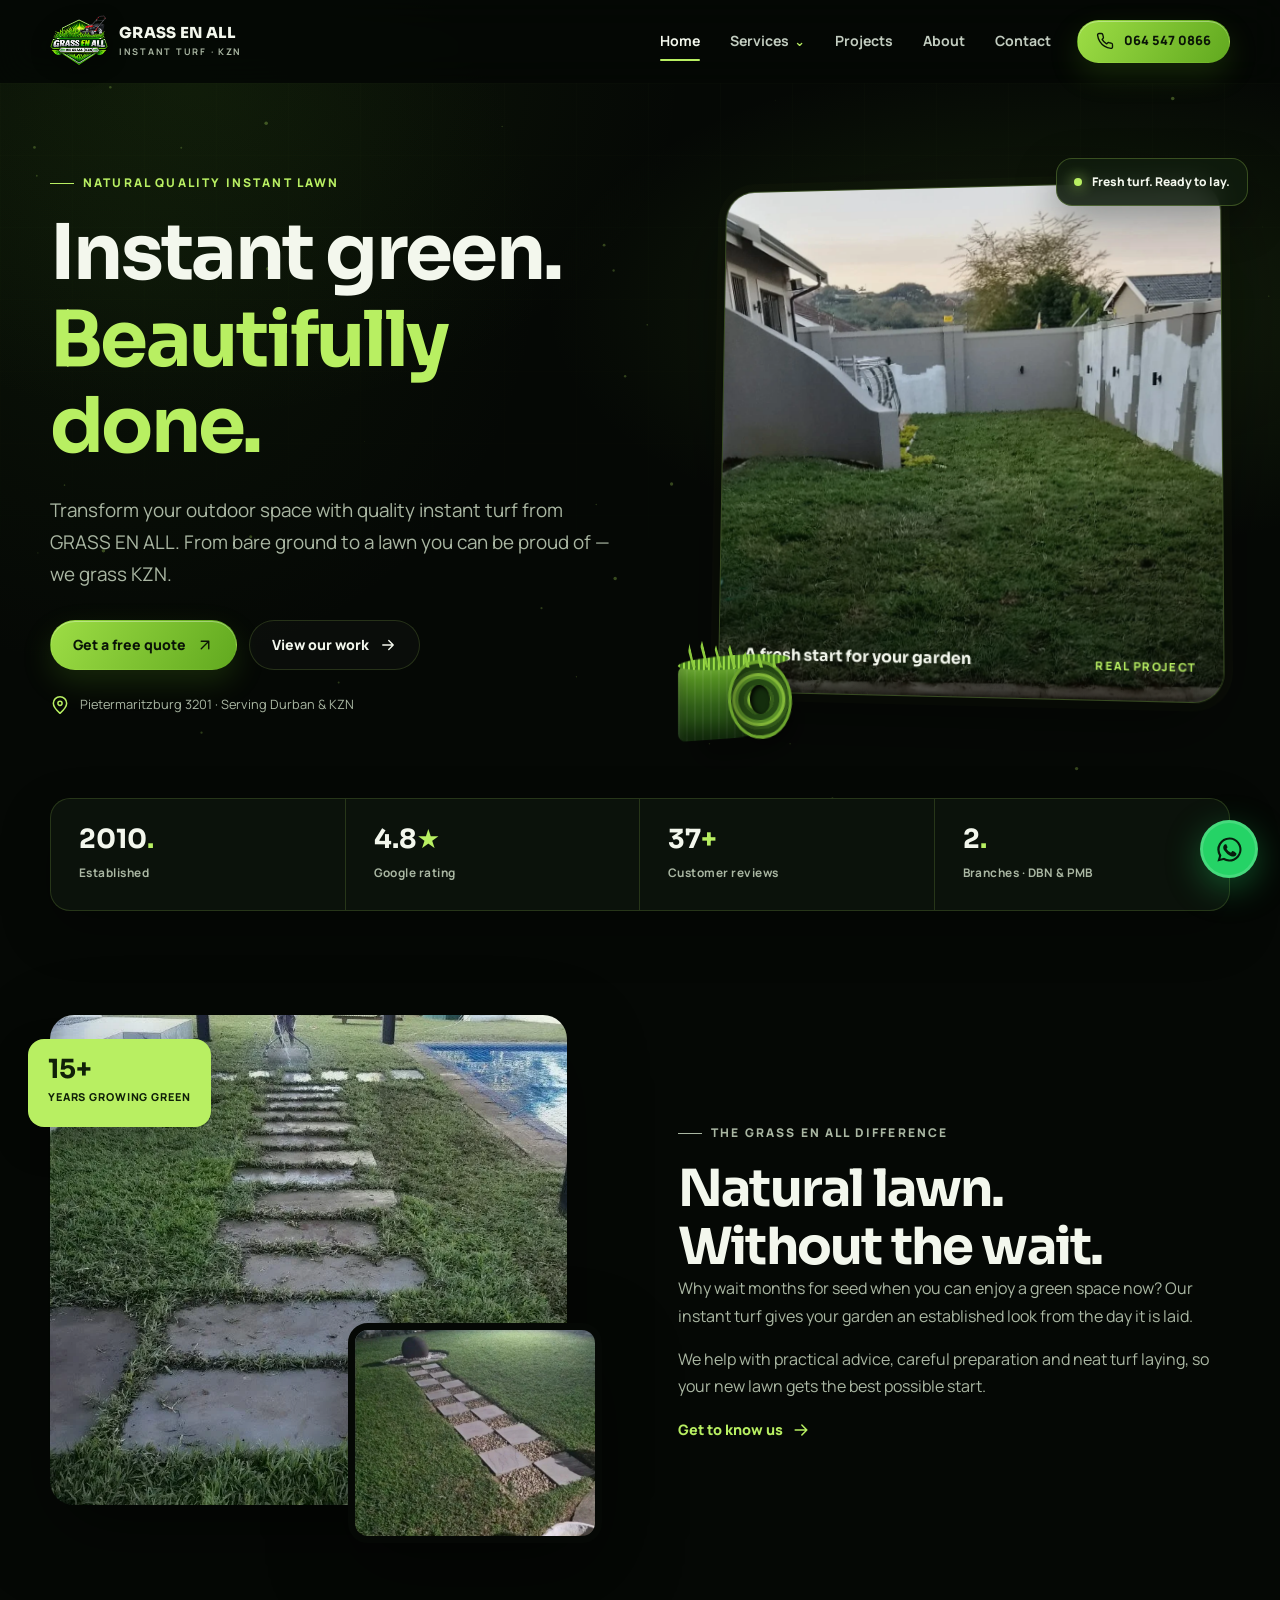
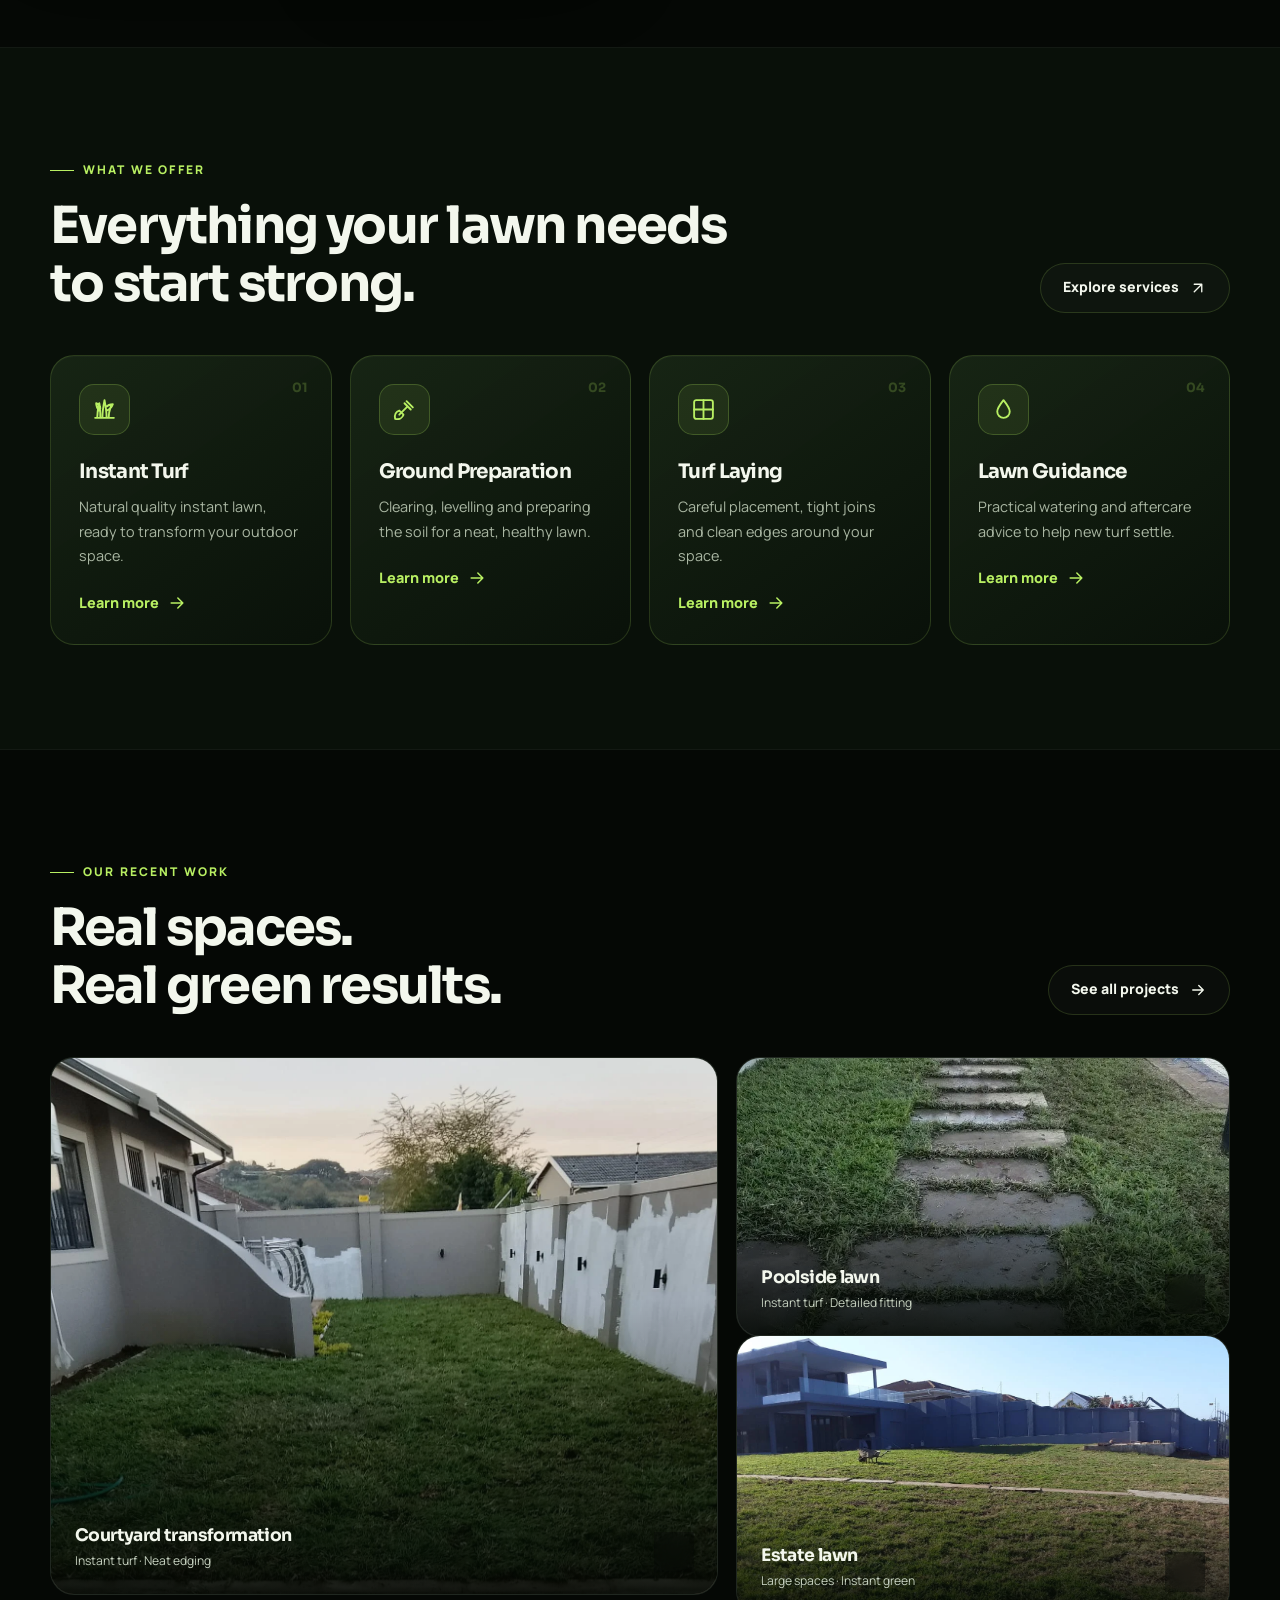
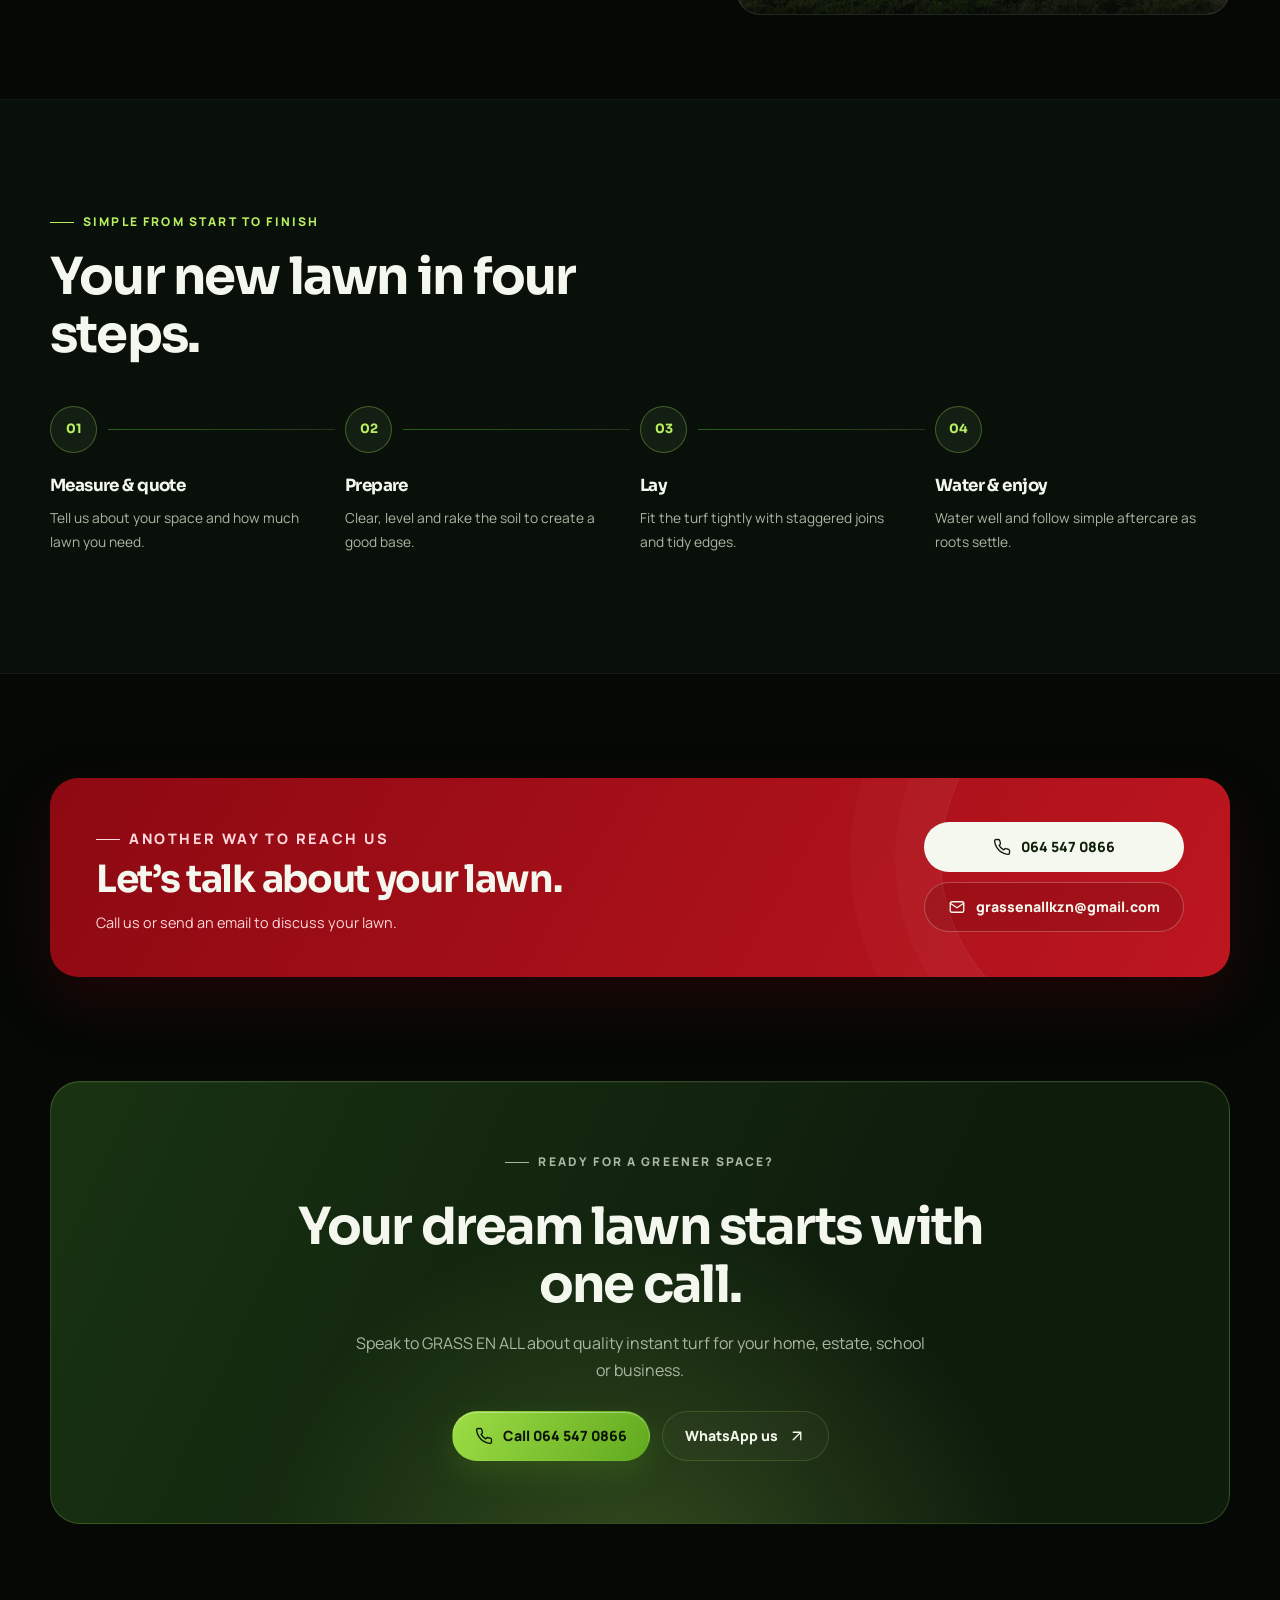
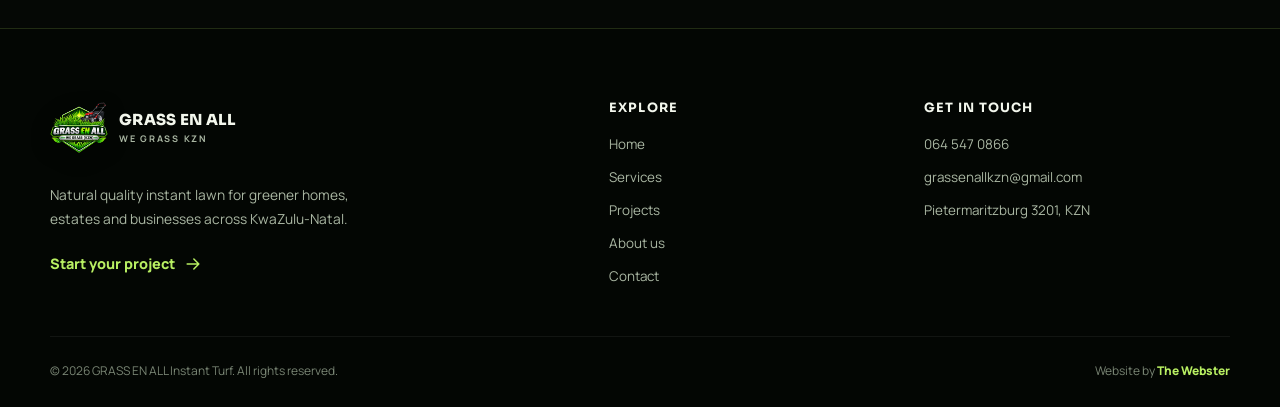
<file: index.html>
<!doctype html>
<html lang="en-ZA">
<head>
  <meta charset="utf-8">
  <meta name="viewport" content="width=device-width, initial-scale=1">
  <title>GRASS EN ALL | Instant Turf in Pietermaritzburg & KZN</title>
  <meta name="description" content="Natural quality instant lawn from GRASS EN ALL. Turf supply, ground preparation and lawn guidance across Pietermaritzburg, Durban and KZN. Call 064 547 0866.">
  <meta name="theme-color" content="#050805">
  <link rel="icon" href="assets/images/favicon.png" type="image/png">
  <link rel="canonical" href="https://thewebster0326.github.io/grass-en-all-kzn/">
  <meta property="og:title" content="GRASS EN ALL — We Grass KZN">
  <meta property="og:description" content="Natural quality instant lawn for homes, estates and businesses across KwaZulu-Natal.">
  <meta property="og:type" content="website">
  <meta property="og:image" content="https://thewebster0326.github.io/grass-en-all-kzn/assets/images/hero-garden.webp">
  <script>document.documentElement.classList.add('js');</script>
  <link rel="stylesheet" href="css/styles.css">
  <script type="application/ld+json">
    {"@context":"https://schema.org","@type":"LocalBusiness","name":"GRASS EN ALL Instant Turf","url":"https://thewebster0326.github.io/grass-en-all-kzn/","logo":"https://thewebster0326.github.io/grass-en-all-kzn/assets/images/logo.webp","image":"https://thewebster0326.github.io/grass-en-all-kzn/assets/images/hero-garden.webp","telephone":"+27645470866","email":"grassenallkzn@gmail.com","foundingDate":"2010","address":{"@type":"PostalAddress","addressLocality":"Pietermaritzburg","postalCode":"3201","addressRegion":"KwaZulu-Natal","addressCountry":"ZA"},"areaServed":"KwaZulu-Natal","aggregateRating":{"@type":"AggregateRating","ratingValue":"4.8","reviewCount":"37"}}
  </script>
</head>
<body>
  <a class="skip-link" href="#main-content">Skip to content</a>
  <header class="site-header">
    <div class="container nav">
      <a class="brand" href="index.html" aria-label="GRASS EN ALL home">
        <span class="brand-mark"><img src="assets/images/logo.webp" alt="" aria-hidden="true"></span>
        <span class="brand-name">GRASS EN ALL<small>Instant Turf · KZN</small></span>
      </a>
      <nav class="nav-links" aria-label="Main navigation">
        <a href="index.html" aria-current="page">Home</a>
        <div class="nav-dropdown"><a href="services.html">Services<span class="dropdown-caret" aria-hidden="true">⌄</span></a><div class="dropdown-menu"><a href="instant-turf.html">Natural Instant Turf</a><a href="ground-preparation.html">Ground Preparation</a><a href="turf-laying.html">Turf Laying</a><a href="turf-delivery.html">Supply &amp; Delivery</a><a href="lawn-aftercare.html">Lawn Aftercare</a></div></div>
        <a href="projects.html">Projects</a>
        <a href="about.html">About</a>
        <a href="contact.html">Contact</a>
      </nav>
      <div class="nav-actions">
        <a class="btn btn-primary btn-sm" href="tel:+27645470866"><svg class="icon" aria-hidden="true"><use href="assets/icons.svg#phone"></use></svg>064 547 0866</a>
        <button class="menu-toggle" type="button" aria-label="Toggle navigation" aria-expanded="false"><span></span><span></span><span></span></button>
      </div>
    </div>
  </header>

  <main id="main-content">
    <section class="hero">
      <canvas class="particle-canvas" aria-hidden="true"></canvas>
      <div class="container hero-grid">
        <div class="hero-copy">
          <p class="eyebrow">Natural quality instant lawn</p>
          <h1>Instant green.<br><em>Beautifully done.</em></h1>
          <p class="lead">Transform your outdoor space with quality instant turf from GRASS EN ALL. From bare ground to a lawn you can be proud of — we grass KZN.</p>
          <div class="hero-actions">
            <a class="btn btn-primary" href="contact.html">Get a free quote<svg class="icon" aria-hidden="true"><use href="assets/icons.svg#arrow-up-right"></use></svg></a>
            <a class="btn" href="projects.html">View our work<svg class="icon" aria-hidden="true"><use href="assets/icons.svg#arrow-right"></use></svg></a>
          </div>
          <p class="hero-note"><svg class="icon" aria-hidden="true"><use href="assets/icons.svg#location"></use></svg>Pietermaritzburg 3201 · Serving Durban & KZN</p>
        </div>
        <div class="hero-visual">
          <div class="floating-chip"><span class="dot"></span>Fresh turf. Ready to lay.</div>
          <div class="photo-card" data-tilt>
            <img src="assets/images/hero-garden.webp" alt="Freshly installed green instant lawn around a courtyard" width="1541" height="1099" fetchpriority="high">
            <div class="photo-caption"><strong>A fresh start for your garden</strong><span>Real project</span></div>
          </div>
          <div class="turf-roll" aria-hidden="true"><div class="roll-grass"></div><div class="roll-body"></div><div class="roll-end"></div></div>
        </div>
      </div>
    </section>

    <div class="stats-bar">
      <div class="container stats-grid reveal">
        <div class="stat"><strong>2010<span>.</span></strong><small>Established</small></div>
        <div class="stat"><strong>4.8<span>★</span></strong><small>Google rating</small></div>
        <div class="stat"><strong>37<span>+</span></strong><small>Customer reviews</small></div>
        <div class="stat"><strong>2<span>.</span></strong><small>Branches · DBN & PMB</small></div>
      </div>
    </div>

    <section class="section">
      <div class="container split">
        <div class="image-stack reveal">
          <img src="assets/images/pool-garden.webp" alt="Instant turf neatly laid around stepping stones and a swimming pool" width="720" height="964" loading="lazy">
          <img class="stack-small" src="assets/images/evening-lawn.webp" alt="Lush lawn with a neat stepping-stone path" width="720" height="909" loading="lazy">
          <div class="experience-badge"><strong>15+</strong><span>Years growing green</span></div>
        </div>
        <div class="split-copy reveal delay-1">
          <p class="eyebrow">The GRASS EN ALL difference</p>
          <h2>Natural lawn.<br>Without the wait.</h2>
          <p>Why wait months for seed when you can enjoy a green space now? Our instant turf gives your garden an established look from the day it is laid.</p>
          <p>We help with practical advice, careful preparation and neat turf laying, so your new lawn gets the best possible start.</p>
          <a class="text-link" href="about.html">Get to know us<svg class="icon" aria-hidden="true"><use href="assets/icons.svg#arrow-right"></use></svg></a>
        </div>
      </div>
    </section>

    <section class="section section-dark">
      <div class="container">
        <div class="section-head">
          <div class="reveal"><p class="eyebrow">What we offer</p><h2>Everything your lawn needs<br>to start strong.</h2></div>
          <a class="btn reveal" href="services.html">Explore services<svg class="icon" aria-hidden="true"><use href="assets/icons.svg#arrow-up-right"></use></svg></a>
        </div>
        <div class="card-grid">
          <article class="card reveal"><span class="card-number">01</span><div class="card-icon"><svg class="icon" aria-hidden="true"><use href="assets/icons.svg#grass"></use></svg></div><h3>Instant Turf</h3><p>Natural quality instant lawn, ready to transform your outdoor space.</p><a class="text-link" href="instant-turf.html">Learn more<svg class="icon" aria-hidden="true"><use href="assets/icons.svg#arrow-right"></use></svg></a></article>
          <article class="card reveal delay-1"><span class="card-number">02</span><div class="card-icon"><svg class="icon" aria-hidden="true"><use href="assets/icons.svg#shovel"></use></svg></div><h3>Ground Preparation</h3><p>Clearing, levelling and preparing the soil for a neat, healthy lawn.</p><a class="text-link" href="ground-preparation.html">Learn more<svg class="icon" aria-hidden="true"><use href="assets/icons.svg#arrow-right"></use></svg></a></article>
          <article class="card reveal delay-2"><span class="card-number">03</span><div class="card-icon"><svg class="icon" aria-hidden="true"><use href="assets/icons.svg#layout"></use></svg></div><h3>Turf Laying</h3><p>Careful placement, tight joins and clean edges around your space.</p><a class="text-link" href="turf-laying.html">Learn more<svg class="icon" aria-hidden="true"><use href="assets/icons.svg#arrow-right"></use></svg></a></article>
          <article class="card reveal delay-3"><span class="card-number">04</span><div class="card-icon"><svg class="icon" aria-hidden="true"><use href="assets/icons.svg#drop"></use></svg></div><h3>Lawn Guidance</h3><p>Practical watering and aftercare advice to help new turf settle.</p><a class="text-link" href="lawn-aftercare.html">Learn more<svg class="icon" aria-hidden="true"><use href="assets/icons.svg#arrow-right"></use></svg></a></article>
        </div>
      </div>
    </section>

    <section class="section">
      <div class="container">
        <div class="section-head">
          <div class="reveal"><p class="eyebrow">Our recent work</p><h2>Real spaces.<br>Real green results.</h2></div>
          <a class="btn reveal" href="projects.html">See all projects<svg class="icon" aria-hidden="true"><use href="assets/icons.svg#arrow-right"></use></svg></a>
        </div>
        <div class="gallery-preview">
          <a class="project-card reveal" href="projects.html"><img src="assets/images/hero-garden.webp" alt="Green courtyard lawn installation" loading="lazy"><div class="project-info"><div><h3>Courtyard transformation</h3><p>Instant turf · Neat edging</p></div><span class="project-open"><svg class="icon" aria-hidden="true"><use href="assets/icons.svg#arrow-up-right"></use></svg></span></div></a>
          <a class="project-card reveal delay-1" href="projects.html"><img src="assets/images/pool-garden.webp" alt="Poolside lawn and stepping-stone path" loading="lazy"><div class="project-info"><div><h3>Poolside lawn</h3><p>Instant turf · Detailed fitting</p></div><span class="project-open"><svg class="icon" aria-hidden="true"><use href="assets/icons.svg#arrow-up-right"></use></svg></span></div></a>
          <a class="project-card reveal delay-2" href="projects.html"><img src="assets/images/estate-lawn.webp" alt="Wide newly installed lawn at an estate" loading="lazy"><div class="project-info"><div><h3>Estate lawn</h3><p>Large spaces · Instant green</p></div><span class="project-open"><svg class="icon" aria-hidden="true"><use href="assets/icons.svg#arrow-up-right"></use></svg></span></div></a>
        </div>
      </div>
    </section>

    <section class="section section-dark">
      <div class="container">
        <div class="section-head reveal"><div><p class="eyebrow">Simple from start to finish</p><h2>Your new lawn in four steps.</h2></div></div>
        <div class="process">
          <div class="process-step reveal"><div class="step-number"></div><h3>Measure & quote</h3><p>Tell us about your space and how much lawn you need.</p></div>
          <div class="process-step reveal delay-1"><div class="step-number"></div><h3>Prepare</h3><p>Clear, level and rake the soil to create a good base.</p></div>
          <div class="process-step reveal delay-2"><div class="step-number"></div><h3>Lay</h3><p>Fit the turf tightly with staggered joins and tidy edges.</p></div>
          <div class="process-step reveal delay-3"><div class="step-number"></div><h3>Water & enjoy</h3><p>Water well and follow simple aftercare as roots settle.</p></div>
        </div>
      </div>
    </section>

    <section class="section">
      <div class="container red-contact reveal">
        <div class="red-contact-inner">
          <div><p class="eyebrow">Another way to reach us</p><h2>Let’s talk about your lawn.</h2><p>Call us or send an email to discuss your lawn.</p></div>
          <div class="red-contact-actions">
            <a class="btn btn-light" href="tel:+27645470866"><svg class="icon" aria-hidden="true"><use href="assets/icons.svg#phone"></use></svg>064 547 0866</a>
            <a class="btn" href="mailto:grassenallkzn@gmail.com"><svg class="icon" aria-hidden="true"><use href="assets/icons.svg#mail"></use></svg>grassenallkzn@gmail.com</a>
          </div>
        </div>
      </div>
    </section>

    <section class="section" style="padding-top:0">
      <div class="container cta-panel reveal">
        <p class="eyebrow">Ready for a greener space?</p>
        <h2>Your dream lawn starts with one call.</h2>
        <p>Speak to GRASS EN ALL about quality instant turf for your home, estate, school or business.</p>
        <div class="cta-actions"><a class="btn btn-primary" href="tel:+27645470866"><svg class="icon" aria-hidden="true"><use href="assets/icons.svg#phone"></use></svg>Call 064 547 0866</a><a class="btn" href="https://wa.me/27645470866?text=Hi%20GRASS%20EN%20ALL%2C%20I%20would%20like%20an%20instant%20turf%20quote." target="_blank" rel="noopener">WhatsApp us<svg class="icon" aria-hidden="true"><use href="assets/icons.svg#arrow-up-right"></use></svg></a></div>
      </div>
    </section>
  </main>

  <footer class="site-footer">
    <div class="container">
      <div class="footer-grid">
        <div class="footer-brand"><a class="brand" href="index.html"><span class="brand-mark"><img src="assets/images/logo.webp" alt="" aria-hidden="true"></span><span class="brand-name">GRASS EN ALL<small>We Grass KZN</small></span></a><p>Natural quality instant lawn for greener homes, estates and businesses across KwaZulu-Natal.</p><a class="text-link" href="contact.html">Start your project<svg class="icon" aria-hidden="true"><use href="assets/icons.svg#arrow-right"></use></svg></a></div>
        <div><h2 class="footer-title">Explore</h2><div class="footer-links"><a href="index.html">Home</a><a href="services.html">Services</a><a href="projects.html">Projects</a><a href="about.html">About us</a><a href="contact.html">Contact</a></div></div>
        <div><h2 class="footer-title">Get in touch</h2><div class="footer-links"><a href="tel:+27645470866">064 547 0866</a><a href="mailto:grassenallkzn@gmail.com">grassenallkzn@gmail.com</a><a href="https://www.google.com/maps/search/?api=1&amp;query=Grass+En+All+Pietermaritzburg+3201" target="_blank" rel="noopener">Pietermaritzburg 3201, KZN</a></div></div>
      </div>
      <div class="footer-bottom"><p>© <span data-year>2026</span> GRASS EN ALL Instant Turf. All rights reserved.</p><p>Website by <a href="https://thewebster.co.za/" target="_blank" rel="noopener">The Webster</a></p></div>
    </div>
  </footer>
  <a class="whatsapp-float" href="https://wa.me/27645470866?text=Hi%20GRASS%20EN%20ALL%2C%20I%20would%20like%20an%20instant%20turf%20quote." target="_blank" rel="noopener" aria-label="Chat to GRASS EN ALL on WhatsApp"><svg aria-hidden="true"><use href="assets/icons.svg#whatsapp"></use></svg></a>
  <script src="js/main.js" defer></script>
</body>
</html>
</file>
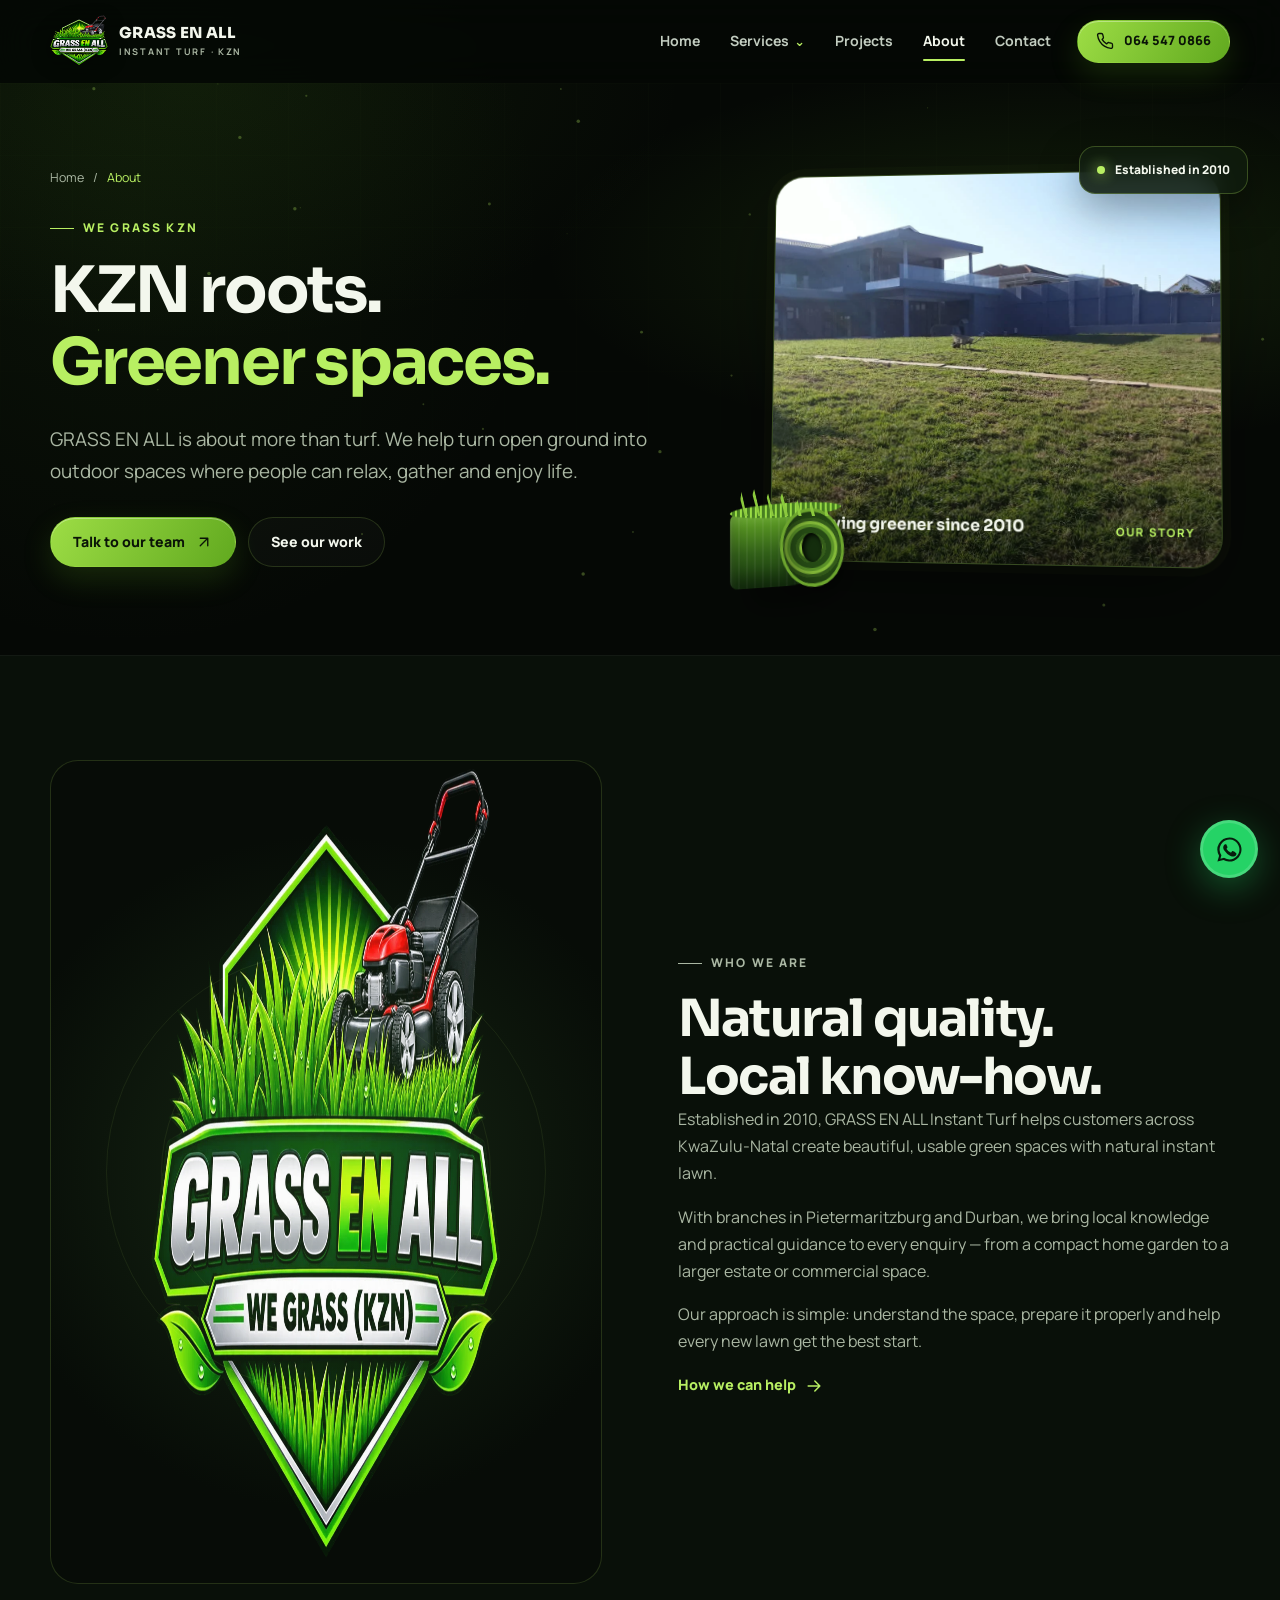
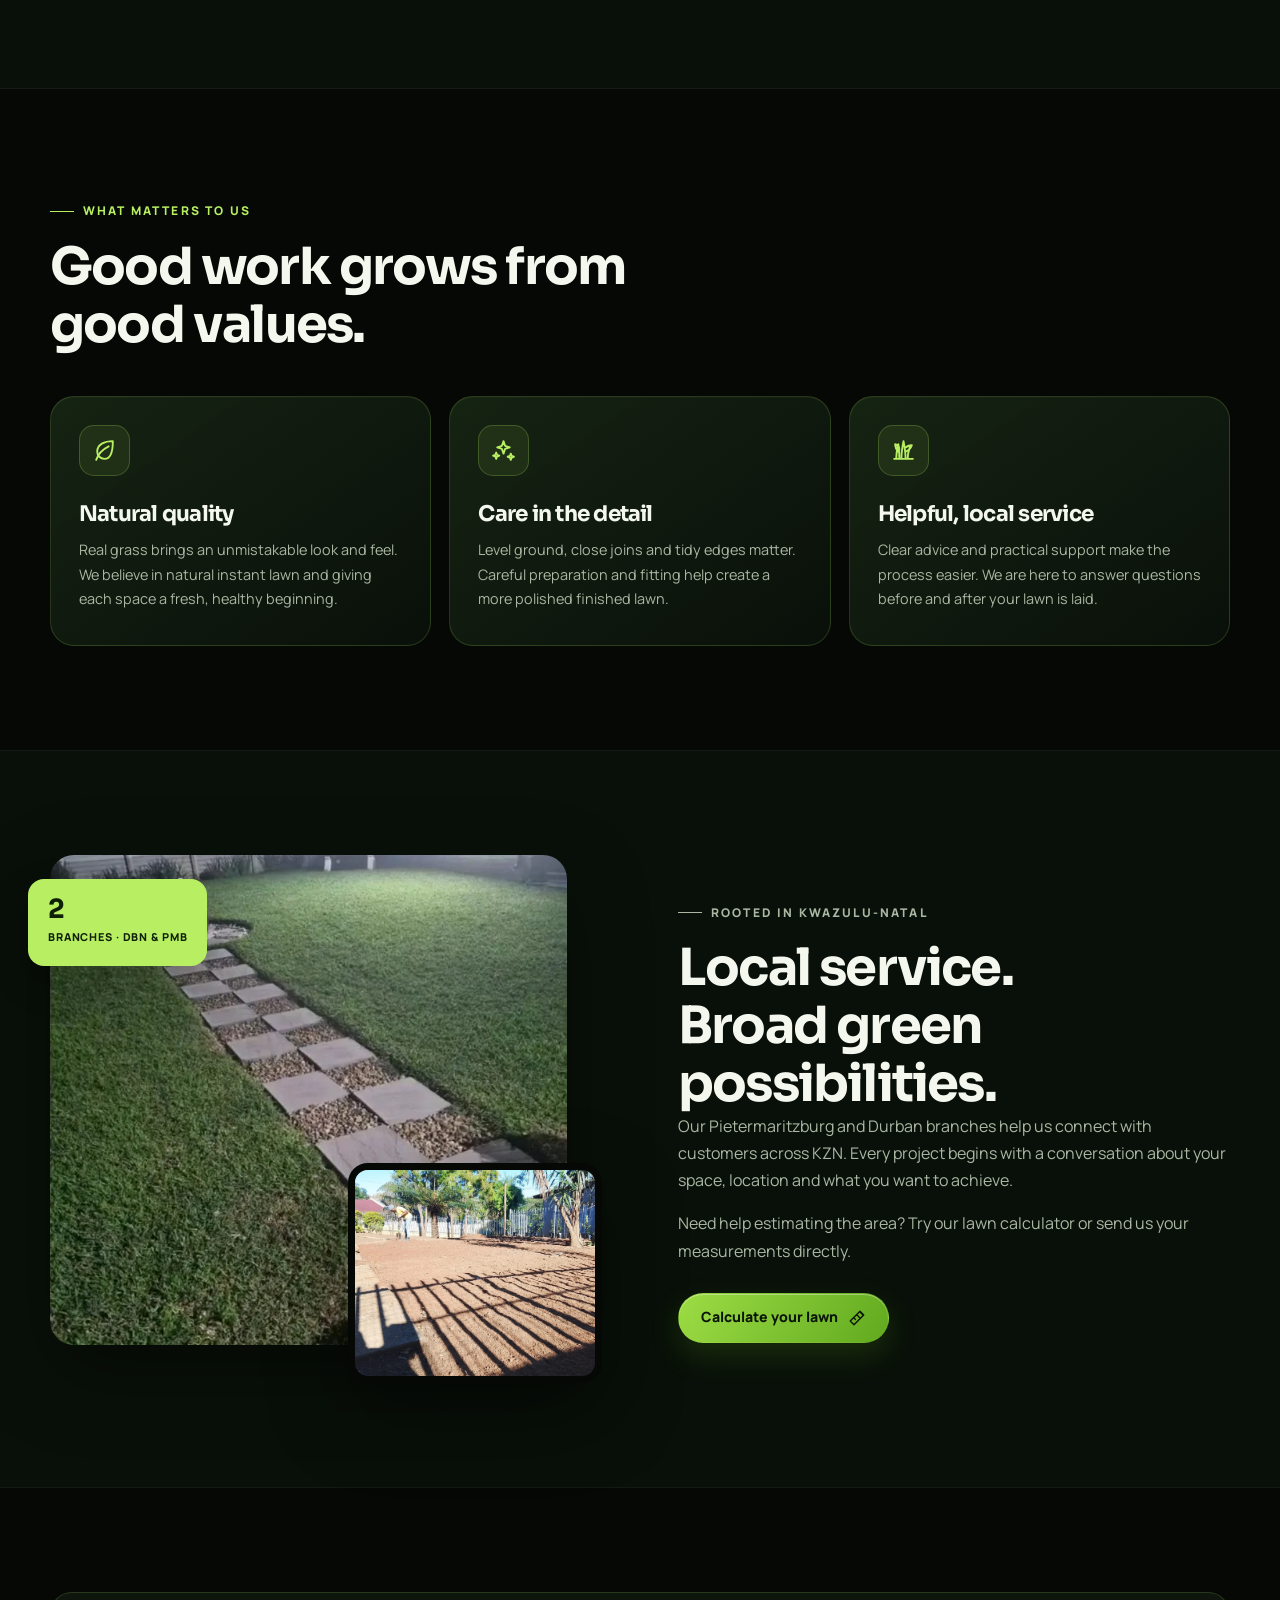
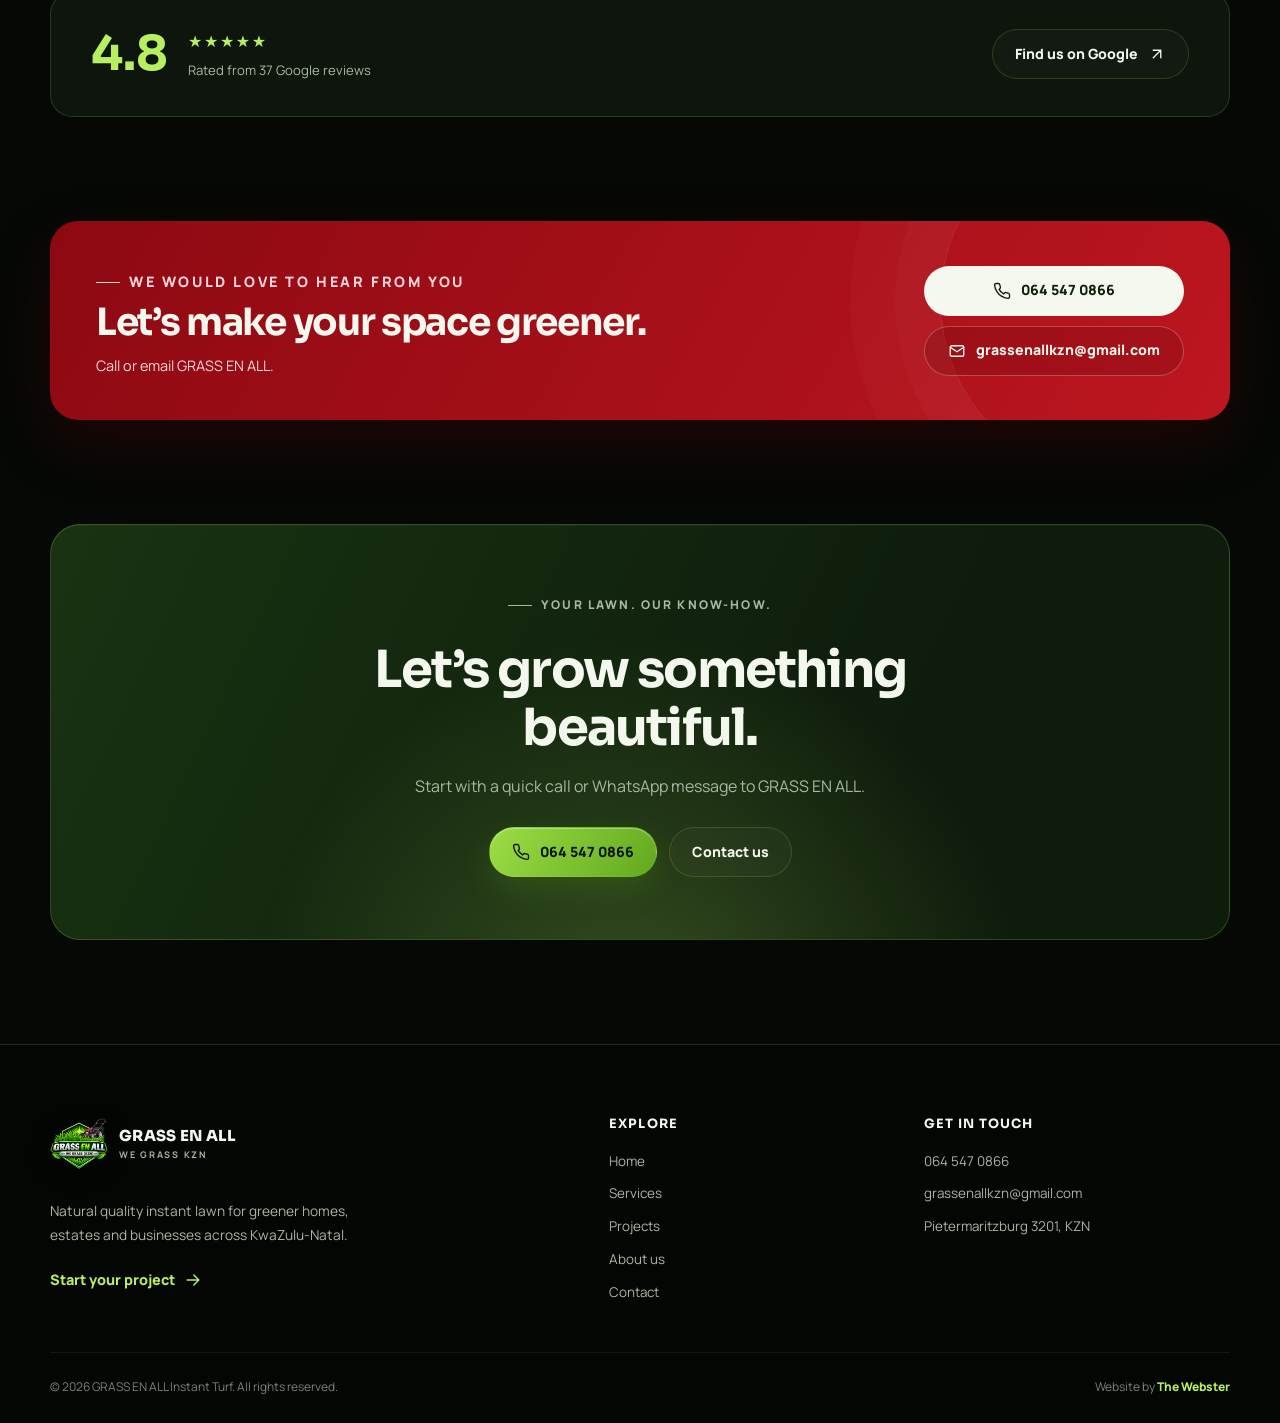
<file: about.html>
<!doctype html>
<html lang="en-ZA">
<head>
  <meta charset="utf-8">
  <meta name="viewport" content="width=device-width, initial-scale=1">
  <title>About GRASS EN ALL | Natural Instant Lawn Since 2010</title>
  <meta name="description" content="Meet GRASS EN ALL Instant Turf. Established in 2010, serving KZN from Pietermaritzburg and Durban with natural quality instant lawn and practical lawn know-how.">
  <meta name="theme-color" content="#050805">
  <link rel="icon" href="assets/images/favicon.png" type="image/png">
  <link rel="canonical" href="https://thewebster0326.github.io/grass-en-all-kzn/about.html">
  <meta property="og:title" content="About GRASS EN ALL — We Grass KZN">
  <meta property="og:description" content="KZN roots. Greener spaces. Natural quality instant lawn since 2010.">
  <meta property="og:type" content="website">
  <meta property="og:image" content="https://thewebster0326.github.io/grass-en-all-kzn/assets/images/estate-lawn-wide.webp">
  <script>document.documentElement.classList.add('js');</script>
  <link rel="stylesheet" href="css/styles.css">
</head>
<body>
  <a class="skip-link" href="#main-content">Skip to content</a>
  <header class="site-header"><div class="container nav">
    <a class="brand" href="index.html" aria-label="GRASS EN ALL home"><span class="brand-mark"><img src="assets/images/logo.webp" alt="" aria-hidden="true"></span><span class="brand-name">GRASS EN ALL<small>Instant Turf · KZN</small></span></a>
    <nav class="nav-links" aria-label="Main navigation"><a href="index.html">Home</a><div class="nav-dropdown"><a href="services.html">Services<span class="dropdown-caret" aria-hidden="true">⌄</span></a><div class="dropdown-menu"><a href="instant-turf.html">Natural Instant Turf</a><a href="ground-preparation.html">Ground Preparation</a><a href="turf-laying.html">Turf Laying</a><a href="turf-delivery.html">Supply &amp; Delivery</a><a href="lawn-aftercare.html">Lawn Aftercare</a></div></div><a href="projects.html">Projects</a><a href="about.html" aria-current="page">About</a><a href="contact.html">Contact</a></nav>
    <div class="nav-actions"><a class="btn btn-primary btn-sm" href="tel:+27645470866"><svg class="icon" aria-hidden="true"><use href="assets/icons.svg#phone"></use></svg>064 547 0866</a><button class="menu-toggle" type="button" aria-label="Toggle navigation" aria-expanded="false"><span></span><span></span><span></span></button></div>
  </div></header>

  <main id="main-content">
    <section class="hero page-hero">
      <canvas class="particle-canvas" aria-hidden="true"></canvas>
      <div class="container hero-grid">
        <div class="hero-copy"><div class="breadcrumbs"><a href="index.html">Home</a> / <span>About</span></div><p class="eyebrow">We grass KZN</p><h1>KZN roots.<br><em>Greener spaces.</em></h1><p class="lead">GRASS EN ALL is about more than turf. We help turn open ground into outdoor spaces where people can relax, gather and enjoy life.</p><div class="hero-actions"><a class="btn btn-primary" href="contact.html">Talk to our team<svg class="icon" aria-hidden="true"><use href="assets/icons.svg#arrow-up-right"></use></svg></a><a class="btn" href="projects.html">See our work</a></div></div>
        <div class="hero-visual"><div class="floating-chip"><span class="dot"></span>Established in 2010</div><div class="photo-card" data-tilt><img src="assets/images/estate-lawn-wide.webp" alt="Large instant lawn installed by GRASS EN ALL" width="1288" height="966" fetchpriority="high"><div class="photo-caption"><strong>Growing greener since 2010</strong><span>Our story</span></div></div><div class="turf-roll" aria-hidden="true"><div class="roll-grass"></div><div class="roll-body"></div><div class="roll-end"></div></div></div>
      </div>
    </section>

    <section class="section section-dark">
      <div class="container split">
        <div class="logo-panel reveal"><img src="assets/images/logo.webp" alt="GRASS EN ALL — We Grass KZN, established 2010" width="900" height="822" loading="lazy"></div>
        <div class="split-copy reveal delay-1"><p class="eyebrow">Who we are</p><h2>Natural quality.<br>Local know-how.</h2><p>Established in 2010, GRASS EN ALL Instant Turf helps customers across KwaZulu-Natal create beautiful, usable green spaces with natural instant lawn.</p><p>With branches in Pietermaritzburg and Durban, we bring local knowledge and practical guidance to every enquiry — from a compact home garden to a larger estate or commercial space.</p><p>Our approach is simple: understand the space, prepare it properly and help every new lawn get the best start.</p><a class="text-link" href="services.html">How we can help<svg class="icon" aria-hidden="true"><use href="assets/icons.svg#arrow-right"></use></svg></a></div>
      </div>
    </section>

    <section class="section">
      <div class="container">
        <div class="section-head reveal"><div><p class="eyebrow">What matters to us</p><h2>Good work grows from<br>good values.</h2></div></div>
        <div class="card-grid three values-grid">
          <article class="card reveal"><div class="card-icon"><svg class="icon" aria-hidden="true"><use href="assets/icons.svg#leaf"></use></svg></div><h3>Natural quality</h3><p>Real grass brings an unmistakable look and feel. We believe in natural instant lawn and giving each space a fresh, healthy beginning.</p></article>
          <article class="card reveal delay-1"><div class="card-icon"><svg class="icon" aria-hidden="true"><use href="assets/icons.svg#sparkles"></use></svg></div><h3>Care in the detail</h3><p>Level ground, close joins and tidy edges matter. Careful preparation and fitting help create a more polished finished lawn.</p></article>
          <article class="card reveal delay-2"><div class="card-icon"><svg class="icon" aria-hidden="true"><use href="assets/icons.svg#grass"></use></svg></div><h3>Helpful, local service</h3><p>Clear advice and practical support make the process easier. We are here to answer questions before and after your lawn is laid.</p></article>
        </div>
      </div>
    </section>

    <section class="section section-dark">
      <div class="container split">
        <div class="image-stack reveal"><img src="assets/images/evening-lawn.webp" alt="Lush green lawn with a neat stepping-stone path" loading="lazy"><img class="stack-small" src="assets/images/soil-levelling.webp" alt="Careful ground preparation for a new lawn" loading="lazy"><div class="experience-badge"><strong>2</strong><span>Branches · DBN & PMB</span></div></div>
        <div class="split-copy reveal delay-1"><p class="eyebrow">Rooted in KwaZulu-Natal</p><h2>Local service.<br>Broad green possibilities.</h2><p>Our Pietermaritzburg and Durban branches help us connect with customers across KZN. Every project begins with a conversation about your space, location and what you want to achieve.</p><p>Need help estimating the area? Try our lawn calculator or send us your measurements directly.</p><a class="btn btn-primary" href="services.html#calculator">Calculate your lawn<svg class="icon" aria-hidden="true"><use href="assets/icons.svg#ruler"></use></svg></a></div>
      </div>
    </section>

    <section class="section">
      <div class="container review-band reveal"><div class="review-score"><strong>4.8</strong><div><div class="stars" aria-label="4.8 out of 5 stars">★★★★★</div><p>Rated from 37 Google reviews</p></div></div><a class="btn" href="https://www.google.com/maps/search/?api=1&amp;query=Grass+En+All+Pietermaritzburg+3201" target="_blank" rel="noopener">Find us on Google<svg class="icon" aria-hidden="true"><use href="assets/icons.svg#arrow-up-right"></use></svg></a></div>
    </section>

    <section class="section" style="padding-top:0"><div class="container red-contact reveal"><div class="red-contact-inner"><div><p class="eyebrow">We would love to hear from you</p><h2>Let’s make your space greener.</h2><p>Call or email GRASS EN ALL.</p></div><div class="red-contact-actions"><a class="btn btn-light" href="tel:+27645470866"><svg class="icon" aria-hidden="true"><use href="assets/icons.svg#phone"></use></svg>064 547 0866</a><a class="btn" href="mailto:grassenallkzn@gmail.com"><svg class="icon" aria-hidden="true"><use href="assets/icons.svg#mail"></use></svg>grassenallkzn@gmail.com</a></div></div></div></section>
    <section class="section" style="padding-top:0"><div class="container cta-panel reveal"><p class="eyebrow">Your lawn. Our know-how.</p><h2>Let’s grow something beautiful.</h2><p>Start with a quick call or WhatsApp message to GRASS EN ALL.</p><div class="cta-actions"><a class="btn btn-primary" href="tel:+27645470866"><svg class="icon" aria-hidden="true"><use href="assets/icons.svg#phone"></use></svg>064 547 0866</a><a class="btn" href="contact.html">Contact us</a></div></div></section>
  </main>

  <footer class="site-footer"><div class="container"><div class="footer-grid">
    <div class="footer-brand"><a class="brand" href="index.html"><span class="brand-mark"><img src="assets/images/logo.webp" alt="" aria-hidden="true"></span><span class="brand-name">GRASS EN ALL<small>We Grass KZN</small></span></a><p>Natural quality instant lawn for greener homes, estates and businesses across KwaZulu-Natal.</p><a class="text-link" href="contact.html">Start your project<svg class="icon" aria-hidden="true"><use href="assets/icons.svg#arrow-right"></use></svg></a></div>
    <div><h2 class="footer-title">Explore</h2><div class="footer-links"><a href="index.html">Home</a><a href="services.html">Services</a><a href="projects.html">Projects</a><a href="about.html">About us</a><a href="contact.html">Contact</a></div></div>
    <div><h2 class="footer-title">Get in touch</h2><div class="footer-links"><a href="tel:+27645470866">064 547 0866</a><a href="mailto:grassenallkzn@gmail.com">grassenallkzn@gmail.com</a><a href="https://www.google.com/maps/search/?api=1&amp;query=Grass+En+All+Pietermaritzburg+3201" target="_blank" rel="noopener">Pietermaritzburg 3201, KZN</a></div></div>
  </div><div class="footer-bottom"><p>© <span data-year>2026</span> GRASS EN ALL Instant Turf. All rights reserved.</p><p>Website by <a href="https://thewebster.co.za/" target="_blank" rel="noopener">The Webster</a></p></div></div></footer>
  <a class="whatsapp-float" href="https://wa.me/27645470866?text=Hi%20GRASS%20EN%20ALL%2C%20I%20would%20like%20an%20instant%20turf%20quote." target="_blank" rel="noopener" aria-label="Chat to GRASS EN ALL on WhatsApp"><svg aria-hidden="true"><use href="assets/icons.svg#whatsapp"></use></svg></a>
  <script src="js/main.js" defer></script>
</body>
</html>
</file>
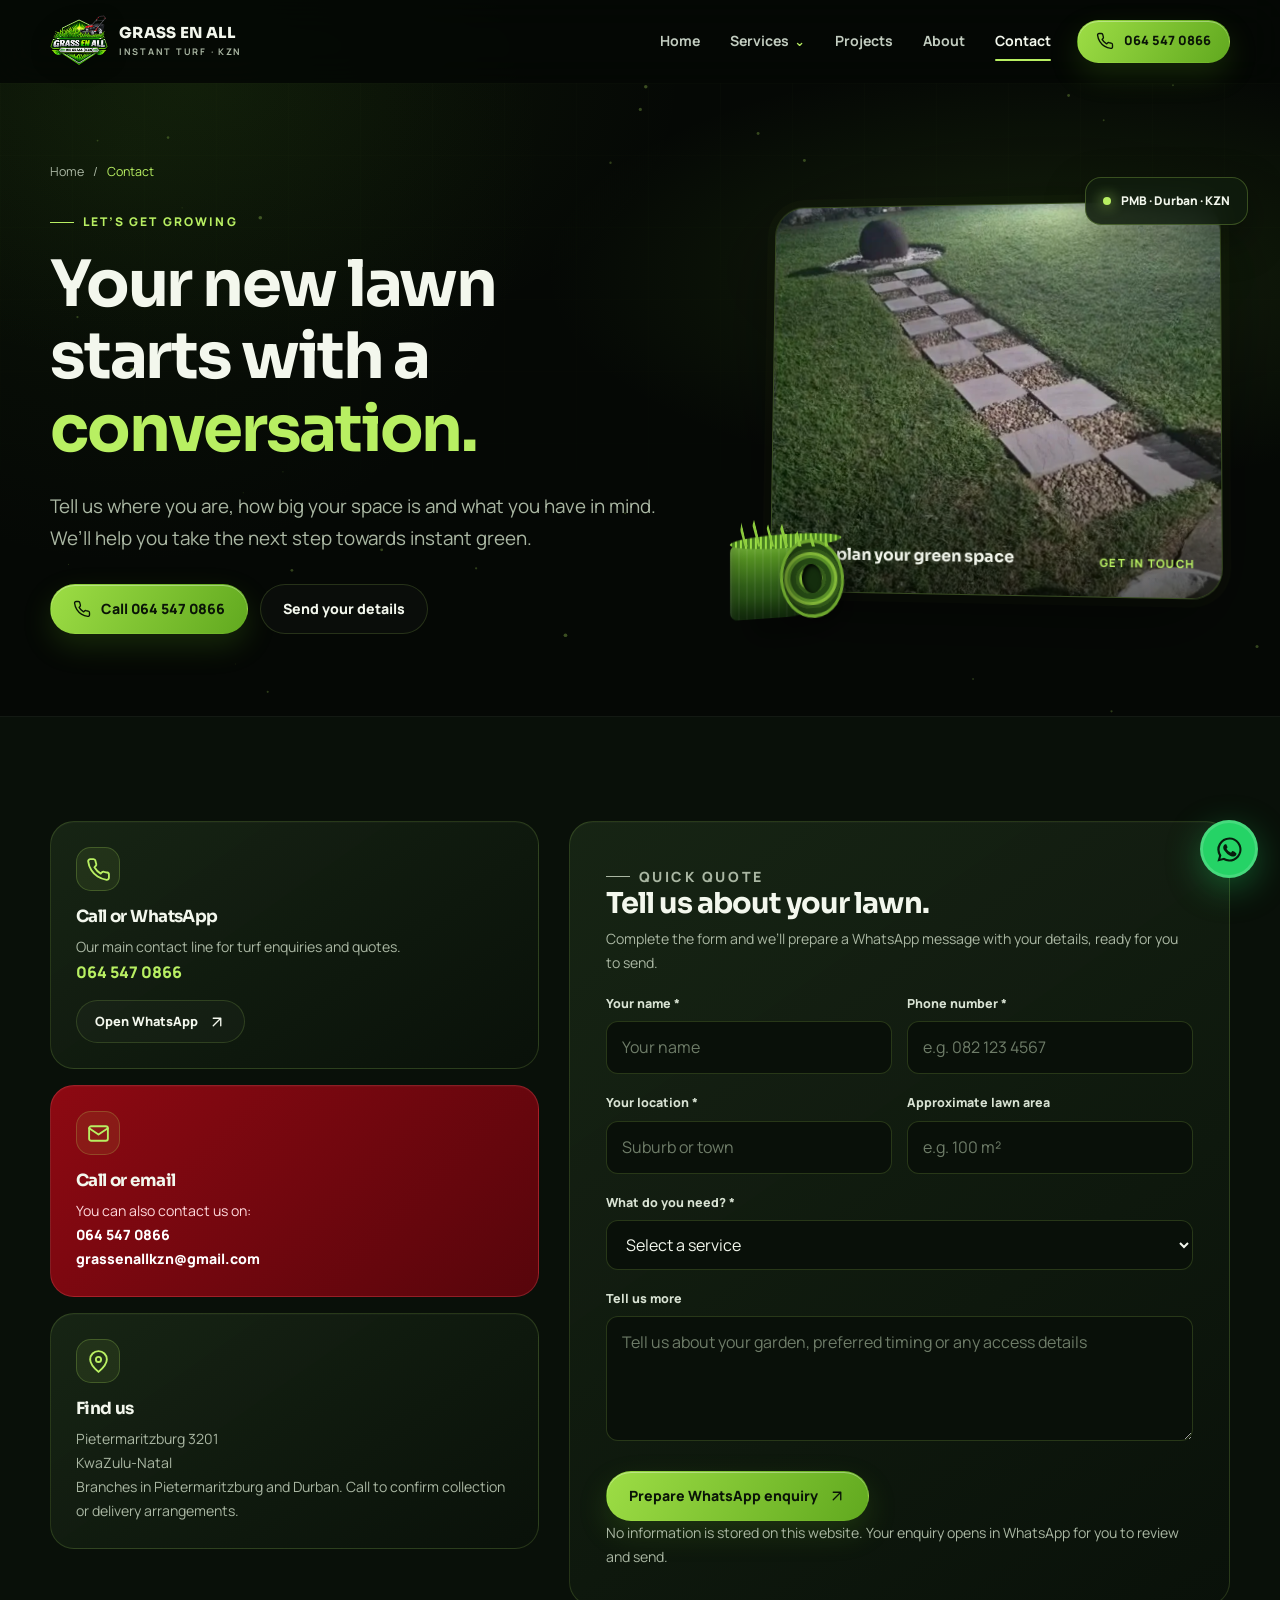
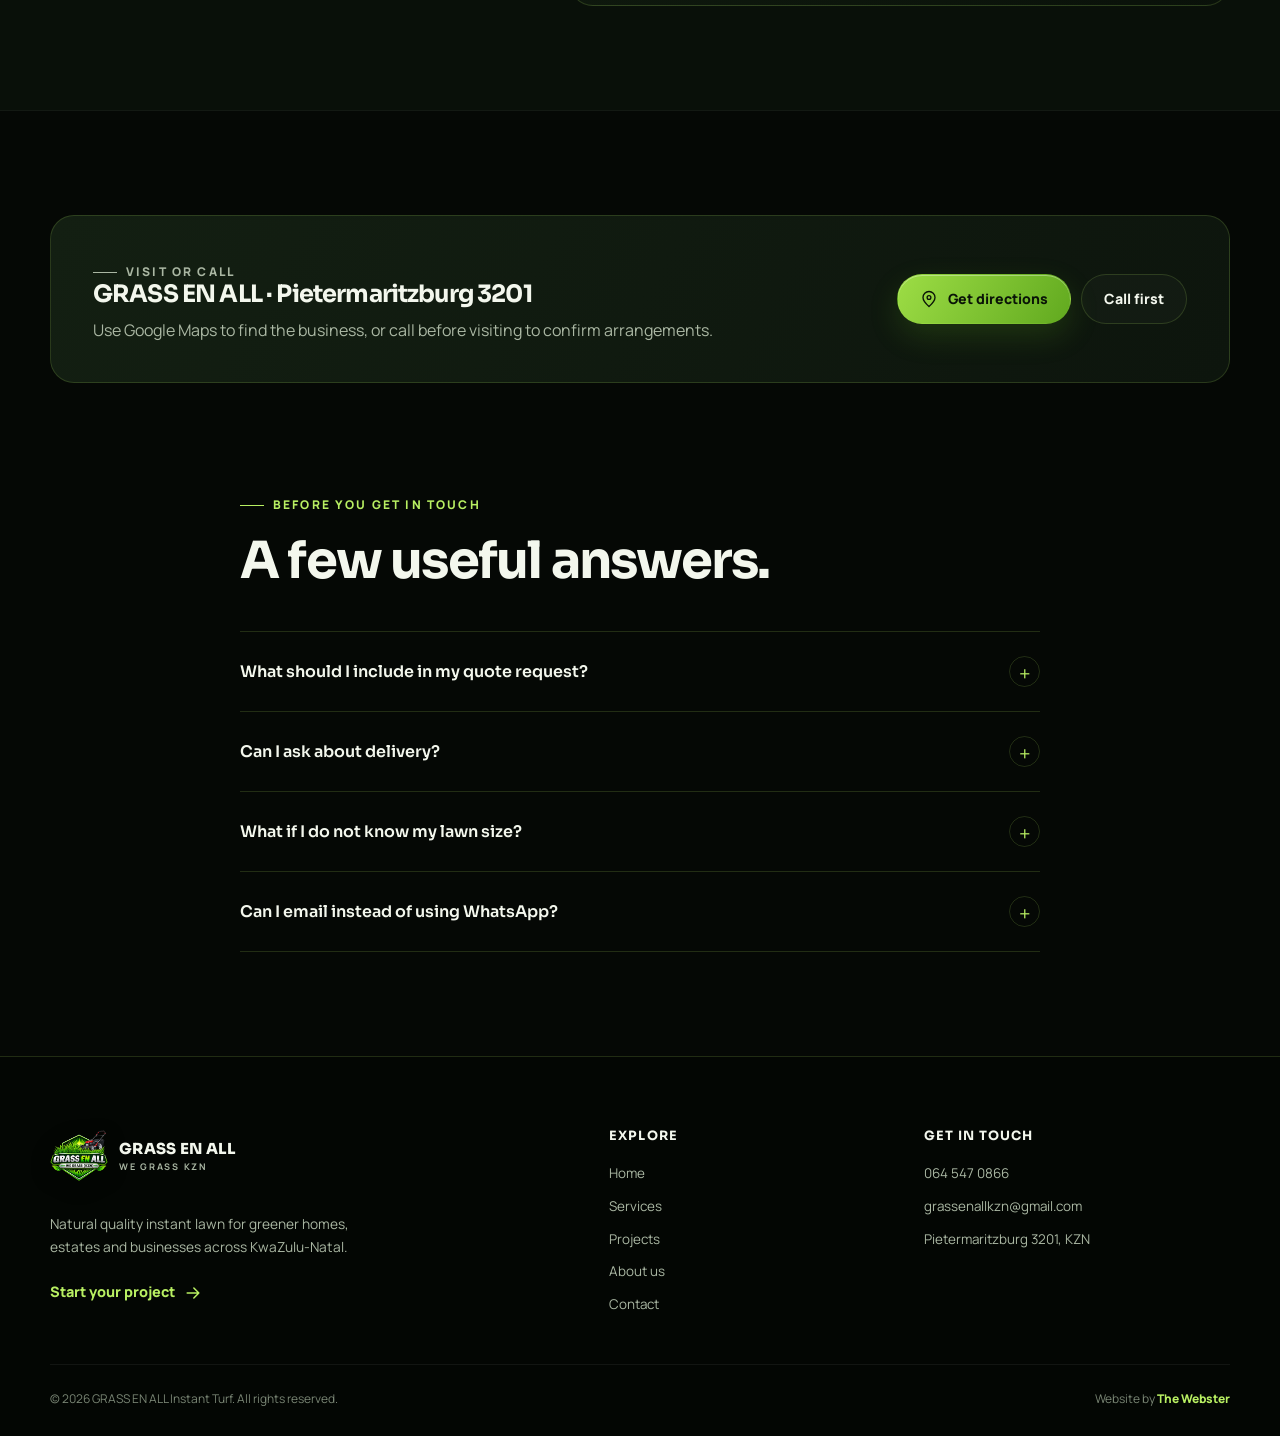
<file: contact.html>
<!doctype html>
<html lang="en-ZA">
<head>
  <meta charset="utf-8">
  <meta name="viewport" content="width=device-width, initial-scale=1">
  <title>Contact GRASS EN ALL | Instant Turf Quotes in KZN</title>
  <meta name="description" content="Contact GRASS EN ALL for an instant turf quote. Call 064 547 0866 or 064 547 0866, email grassenallkzn@gmail.com, or send your lawn details on WhatsApp.">
  <meta name="theme-color" content="#050805">
  <link rel="icon" href="assets/images/favicon.png" type="image/png">
  <link rel="canonical" href="https://thewebster0326.github.io/grass-en-all-kzn/contact.html">
  <meta property="og:title" content="Contact GRASS EN ALL | Let’s Get Growing">
  <meta property="og:description" content="Tell us about your lawn and request an instant turf quote in KZN.">
  <meta property="og:type" content="website">
  <meta property="og:image" content="https://thewebster0326.github.io/grass-en-all-kzn/assets/images/evening-lawn.webp">
  <script>document.documentElement.classList.add('js');</script>
  <link rel="stylesheet" href="css/styles.css">
</head>
<body>
  <a class="skip-link" href="#main-content">Skip to content</a>
  <header class="site-header"><div class="container nav">
    <a class="brand" href="index.html" aria-label="GRASS EN ALL home"><span class="brand-mark"><img src="assets/images/logo.webp" alt="" aria-hidden="true"></span><span class="brand-name">GRASS EN ALL<small>Instant Turf · KZN</small></span></a>
    <nav class="nav-links" aria-label="Main navigation"><a href="index.html">Home</a><div class="nav-dropdown"><a href="services.html">Services<span class="dropdown-caret" aria-hidden="true">⌄</span></a><div class="dropdown-menu"><a href="instant-turf.html">Natural Instant Turf</a><a href="ground-preparation.html">Ground Preparation</a><a href="turf-laying.html">Turf Laying</a><a href="turf-delivery.html">Supply &amp; Delivery</a><a href="lawn-aftercare.html">Lawn Aftercare</a></div></div><a href="projects.html">Projects</a><a href="about.html">About</a><a href="contact.html" aria-current="page">Contact</a></nav>
    <div class="nav-actions"><a class="btn btn-primary btn-sm" href="tel:+27645470866"><svg class="icon" aria-hidden="true"><use href="assets/icons.svg#phone"></use></svg>064 547 0866</a><button class="menu-toggle" type="button" aria-label="Toggle navigation" aria-expanded="false"><span></span><span></span><span></span></button></div>
  </div></header>

  <main id="main-content">
    <section class="hero page-hero">
      <canvas class="particle-canvas" aria-hidden="true"></canvas>
      <div class="container hero-grid">
        <div class="hero-copy"><div class="breadcrumbs"><a href="index.html">Home</a> / <span>Contact</span></div><p class="eyebrow">Let’s get growing</p><h1>Your new lawn starts with a <em>conversation.</em></h1><p class="lead">Tell us where you are, how big your space is and what you have in mind. We’ll help you take the next step towards instant green.</p><div class="hero-actions"><a class="btn btn-primary" href="tel:+27645470866"><svg class="icon" aria-hidden="true"><use href="assets/icons.svg#phone"></use></svg>Call 064 547 0866</a><a class="btn" href="#quote">Send your details</a></div></div>
        <div class="hero-visual"><div class="floating-chip"><span class="dot"></span>PMB · Durban · KZN</div><div class="photo-card" data-tilt><img src="assets/images/evening-lawn.webp" alt="Lush green instant lawn with a stepping-stone path" width="720" height="909" fetchpriority="high"><div class="photo-caption"><strong>Let’s plan your green space</strong><span>Get in touch</span></div></div><div class="turf-roll" aria-hidden="true"><div class="roll-grass"></div><div class="roll-body"></div><div class="roll-end"></div></div></div>
      </div>
    </section>

    <section class="section section-dark" id="quote">
      <div class="container contact-layout">
        <div class="contact-cards">
          <article class="card contact-card reveal"><div class="card-icon"><svg class="icon" aria-hidden="true"><use href="assets/icons.svg#phone"></use></svg></div><h2>Call or WhatsApp</h2><p>Our main contact line for turf enquiries and quotes.</p><a href="tel:+27645470866">064 547 0866</a><p style="margin-top:14px"><a class="btn btn-sm" href="https://wa.me/27645470866?text=Hi%20GRASS%20EN%20ALL%2C%20I%20would%20like%20an%20instant%20turf%20quote." target="_blank" rel="noopener">Open WhatsApp<svg class="icon" aria-hidden="true"><use href="assets/icons.svg#arrow-up-right"></use></svg></a></p></article>
          <article class="card contact-card red reveal delay-1"><div class="card-icon"><svg class="icon" aria-hidden="true"><use href="assets/icons.svg#mail"></use></svg></div><h2>Call or email</h2><p>You can also contact us on:</p><p><a href="tel:+27645470866">064 547 0866</a></p><p><a href="mailto:grassenallkzn@gmail.com">grassenallkzn@gmail.com</a></p></article>
          <article class="card contact-card reveal delay-2"><div class="card-icon"><svg class="icon" aria-hidden="true"><use href="assets/icons.svg#location"></use></svg></div><h2>Find us</h2><p>Pietermaritzburg 3201<br>KwaZulu-Natal</p><p>Branches in Pietermaritzburg and Durban. Call to confirm collection or delivery arrangements.</p></article>
        </div>
        <form class="card quote-form reveal delay-1" id="quote-form">
          <p class="eyebrow">Quick quote</p><h2>Tell us about your lawn.</h2><p>Complete the form and we’ll prepare a WhatsApp message with your details, ready for you to send.</p>
          <div class="form-row"><div class="field"><label for="name">Your name *</label><input id="name" name="name" type="text" autocomplete="name" placeholder="Your name" required></div><div class="field"><label for="phone">Phone number *</label><input id="phone" name="phone" type="tel" autocomplete="tel" placeholder="e.g. 082 123 4567" required></div></div>
          <div class="form-row"><div class="field"><label for="location">Your location *</label><input id="location" name="location" type="text" autocomplete="address-level2" placeholder="Suburb or town" required></div><div class="field"><label for="area">Approximate lawn area</label><input id="area" name="area" type="text" inputmode="decimal" placeholder="e.g. 100 m²"></div></div>
          <div class="field"><label for="service">What do you need? *</label><select id="service" name="service" required><option value="" selected disabled>Select a service</option><option>Instant turf supply</option><option>Ground preparation and turf laying</option><option>Turf laying only</option><option>Delivery enquiry</option><option>Lawn care advice</option><option>Not sure — please advise</option></select></div>
          <div class="field"><label for="message">Tell us more</label><textarea id="message" name="message" placeholder="Tell us about your garden, preferred timing or any access details"></textarea></div>
          <button class="btn btn-primary" type="submit">Prepare WhatsApp enquiry<svg class="icon" aria-hidden="true"><use href="assets/icons.svg#arrow-up-right"></use></svg></button>
          <p class="form-note" id="form-status" aria-live="polite">No information is stored on this website. Your enquiry opens in WhatsApp for you to review and send.</p>
        </form>
      </div>
    </section>

    <section class="section">
      <div class="container location-panel reveal"><div><p class="eyebrow">Visit or call</p><h2>GRASS EN ALL · Pietermaritzburg 3201</h2><p>Use Google Maps to find the business, or call before visiting to confirm arrangements.</p></div><div class="location-actions"><a class="btn btn-primary" href="https://www.google.com/maps/dir/?api=1&amp;destination=Grass+En+All+Pietermaritzburg+3201" target="_blank" rel="noopener"><svg class="icon" aria-hidden="true"><use href="assets/icons.svg#location"></use></svg>Get directions</a><a class="btn" href="tel:+27645470866">Call first</a></div></div>
    </section>

    <section class="section" style="padding-top:0">
      <div class="narrow"><div class="section-head reveal"><div><p class="eyebrow">Before you get in touch</p><h2>A few useful answers.</h2></div></div><div class="faq-list reveal">
        <details class="faq-item"><summary>What should I include in my quote request?</summary><p>Your location, approximate lawn measurements and a few photos are the most helpful starting point. Also mention whether you need turf only or help with ground preparation and laying.</p></details>
        <details class="faq-item"><summary>Can I ask about delivery?</summary><p>Yes. Send your delivery location and approximate quantity. The team can confirm the available options for your area.</p></details>
        <details class="faq-item"><summary>What if I do not know my lawn size?</summary><p>Use the calculator on our Services page for a rectangular space, or send your approximate dimensions and photos on WhatsApp for help.</p></details>
        <details class="faq-item"><summary>Can I email instead of using WhatsApp?</summary><p>Yes. Email <a class="text-lime" href="mailto:grassenallkzn@gmail.com">grassenallkzn@gmail.com</a> or call us on <a class="text-lime" href="tel:+27645470866">064 547 0866</a>.</p></details>
      </div></div>
    </section>
  </main>

  <footer class="site-footer"><div class="container"><div class="footer-grid">
    <div class="footer-brand"><a class="brand" href="index.html"><span class="brand-mark"><img src="assets/images/logo.webp" alt="" aria-hidden="true"></span><span class="brand-name">GRASS EN ALL<small>We Grass KZN</small></span></a><p>Natural quality instant lawn for greener homes, estates and businesses across KwaZulu-Natal.</p><a class="text-link" href="contact.html">Start your project<svg class="icon" aria-hidden="true"><use href="assets/icons.svg#arrow-right"></use></svg></a></div>
    <div><h2 class="footer-title">Explore</h2><div class="footer-links"><a href="index.html">Home</a><a href="services.html">Services</a><a href="projects.html">Projects</a><a href="about.html">About us</a><a href="contact.html">Contact</a></div></div>
    <div><h2 class="footer-title">Get in touch</h2><div class="footer-links"><a href="tel:+27645470866">064 547 0866</a><a href="mailto:grassenallkzn@gmail.com">grassenallkzn@gmail.com</a><a href="https://www.google.com/maps/search/?api=1&amp;query=Grass+En+All+Pietermaritzburg+3201" target="_blank" rel="noopener">Pietermaritzburg 3201, KZN</a></div></div>
  </div><div class="footer-bottom"><p>© <span data-year>2026</span> GRASS EN ALL Instant Turf. All rights reserved.</p><p>Website by <a href="https://thewebster.co.za/" target="_blank" rel="noopener">The Webster</a></p></div></div></footer>
  <a class="whatsapp-float" href="https://wa.me/27645470866?text=Hi%20GRASS%20EN%20ALL%2C%20I%20would%20like%20an%20instant%20turf%20quote." target="_blank" rel="noopener" aria-label="Chat to GRASS EN ALL on WhatsApp"><svg aria-hidden="true"><use href="assets/icons.svg#whatsapp"></use></svg></a>
  <script src="js/main.js" defer></script>
</body>
</html>
</file>
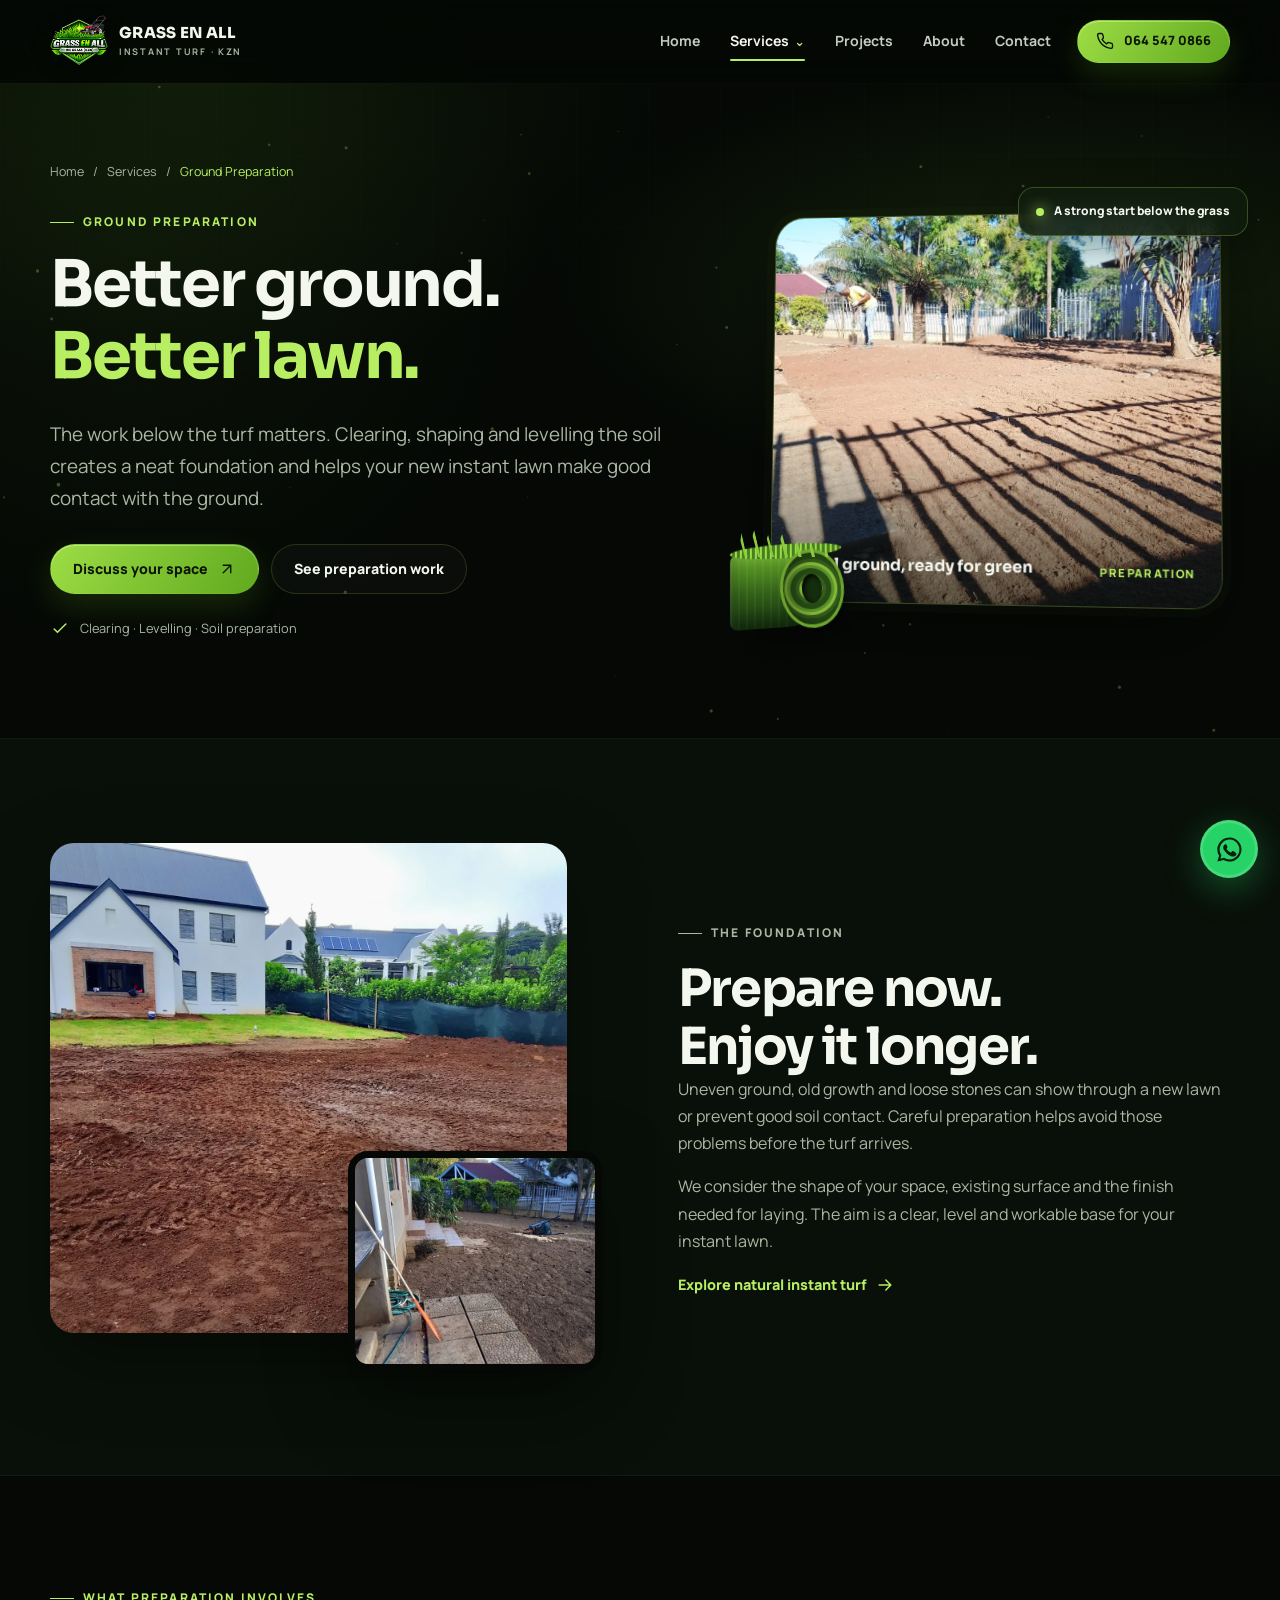
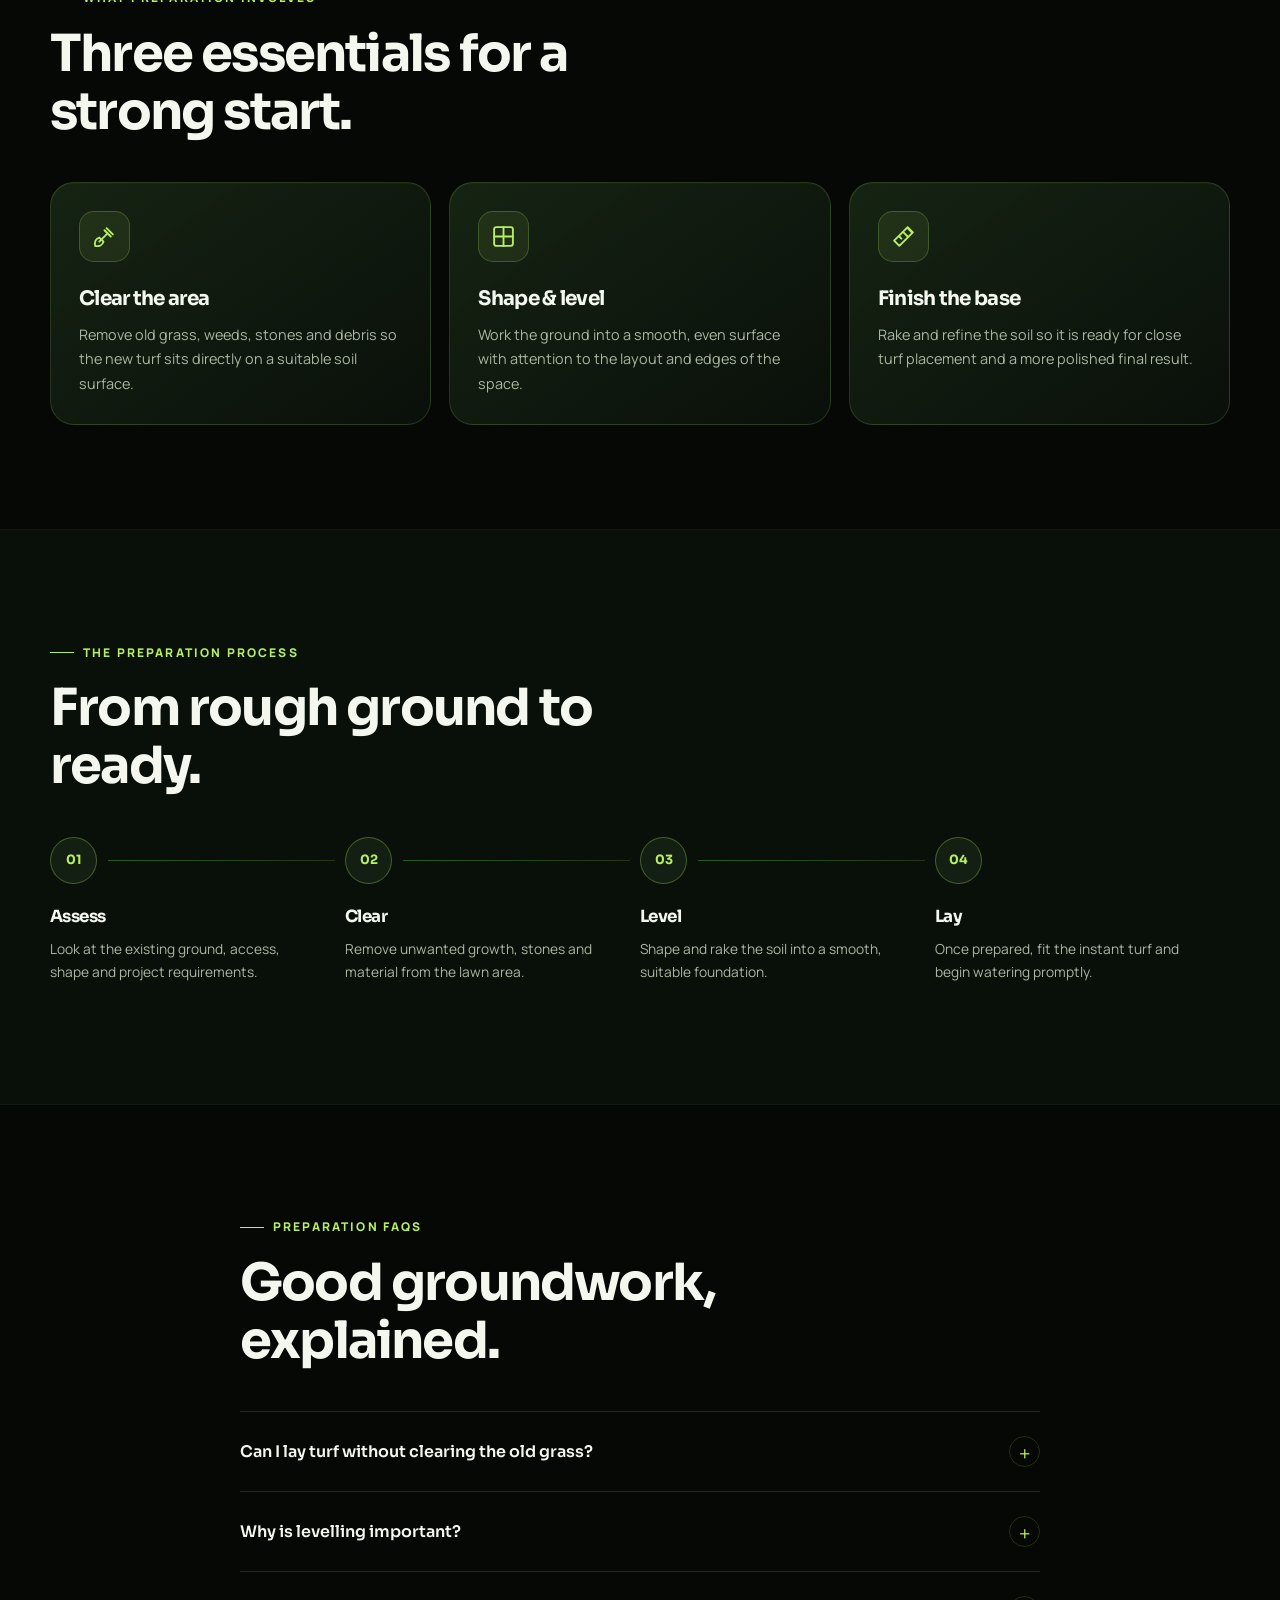
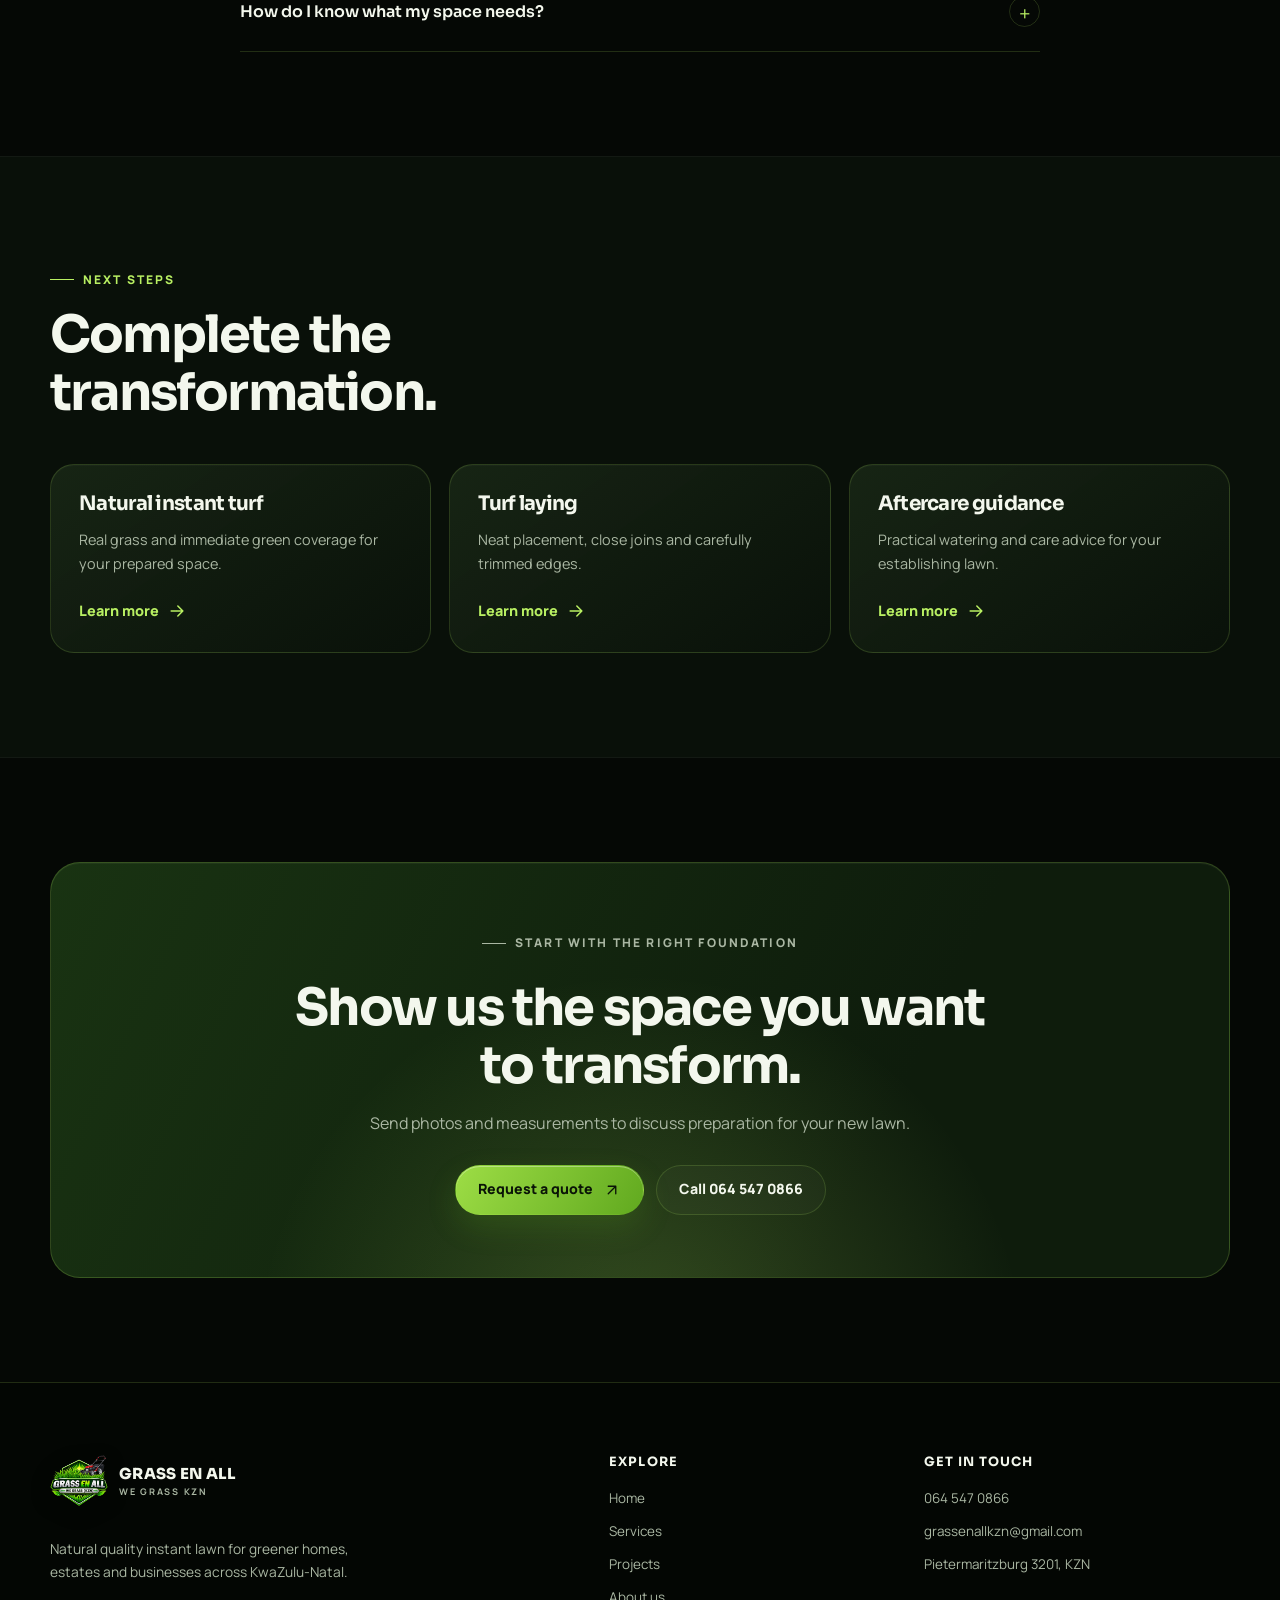
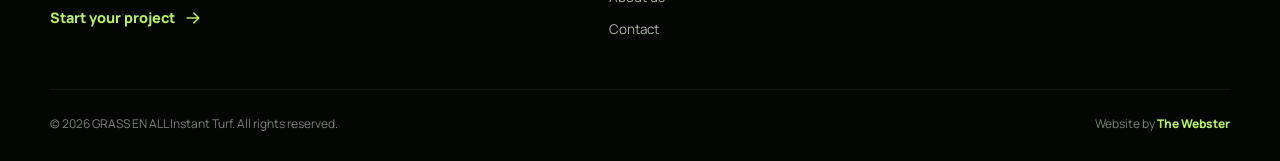
<file: ground-preparation.html>
<!doctype html>
<html lang="en-ZA">
<head>
  <meta charset="utf-8"><meta name="viewport" content="width=device-width, initial-scale=1">
  <title>Ground Preparation for New Lawns | GRASS EN ALL KZN</title>
  <meta name="description" content="Ground clearing, levelling and soil preparation for natural instant turf in Pietermaritzburg, Durban and KZN. Give your new lawn a better foundation.">
  <meta name="theme-color" content="#050805"><link rel="icon" href="assets/images/favicon.png" type="image/png"><link rel="canonical" href="https://thewebster0326.github.io/grass-en-all-kzn/ground-preparation.html">
  <meta property="og:title" content="Ground Preparation | GRASS EN ALL"><meta property="og:description" content="A beautiful lawn starts with a clear, level foundation."><meta property="og:type" content="website"><meta property="og:image" content="https://thewebster0326.github.io/grass-en-all-kzn/assets/images/soil-levelling.webp">
  <script>document.documentElement.classList.add('js');</script><link rel="stylesheet" href="css/styles.css">
</head>
<body>
  <a class="skip-link" href="#main-content">Skip to content</a>
  <header class="site-header"><div class="container nav"><a class="brand" href="index.html" aria-label="GRASS EN ALL home"><span class="brand-mark"><img src="assets/images/logo.webp" alt="" aria-hidden="true"></span><span class="brand-name">GRASS EN ALL<small>Instant Turf · KZN</small></span></a><nav class="nav-links" aria-label="Main navigation"><a href="index.html">Home</a><div class="nav-dropdown"><a href="services.html" aria-current="page">Services<span class="dropdown-caret" aria-hidden="true">⌄</span></a><div class="dropdown-menu"><a href="instant-turf.html">Natural Instant Turf</a><a href="ground-preparation.html">Ground Preparation</a><a href="turf-laying.html">Turf Laying</a><a href="turf-delivery.html">Supply &amp; Delivery</a><a href="lawn-aftercare.html">Lawn Aftercare</a></div></div><a href="projects.html">Projects</a><a href="about.html">About</a><a href="contact.html">Contact</a></nav><div class="nav-actions"><a class="btn btn-primary btn-sm" href="tel:+27645470866"><svg class="icon" aria-hidden="true"><use href="assets/icons.svg#phone"></use></svg>064 547 0866</a><button class="menu-toggle" type="button" aria-label="Toggle navigation" aria-expanded="false"><span></span><span></span><span></span></button></div></div></header>

  <main id="main-content">
    <section class="hero page-hero"><canvas class="particle-canvas" aria-hidden="true"></canvas><div class="container hero-grid"><div class="hero-copy"><div class="breadcrumbs"><a href="index.html">Home</a> / <a href="services.html">Services</a> / <span>Ground Preparation</span></div><p class="eyebrow">Ground preparation</p><h1>Better ground.<br><em>Better lawn.</em></h1><p class="lead">The work below the turf matters. Clearing, shaping and levelling the soil creates a neat foundation and helps your new instant lawn make good contact with the ground.</p><div class="hero-actions"><a class="btn btn-primary" href="contact.html">Discuss your space<svg class="icon" aria-hidden="true"><use href="assets/icons.svg#arrow-up-right"></use></svg></a><a class="btn" href="projects.html">See preparation work</a></div><p class="hero-note"><svg class="icon" aria-hidden="true"><use href="assets/icons.svg#check"></use></svg>Clearing · Levelling · Soil preparation</p></div><div class="hero-visual"><div class="floating-chip"><span class="dot"></span>A strong start below the grass</div><div class="photo-card" data-tilt><img src="assets/images/soil-levelling.webp" alt="Soil being carefully levelled before instant turf is laid" width="1200" height="1600" fetchpriority="high"><div class="photo-caption"><strong>Level ground, ready for green</strong><span>Preparation</span></div></div><div class="turf-roll" aria-hidden="true"><div class="roll-grass"></div><div class="roll-body"></div><div class="roll-end"></div></div></div></div></section>

    <section class="section section-dark"><div class="container split"><div class="image-stack reveal"><img src="assets/images/ground-preparation.webp" alt="Large levelled soil area prepared for turf" loading="lazy"><img class="stack-small" src="assets/images/site-clearing.webp" alt="Garden site being cleared before lawn installation" loading="lazy"></div><div class="split-copy reveal delay-1"><p class="eyebrow">The foundation</p><h2>Prepare now.<br>Enjoy it longer.</h2><p>Uneven ground, old growth and loose stones can show through a new lawn or prevent good soil contact. Careful preparation helps avoid those problems before the turf arrives.</p><p>We consider the shape of your space, existing surface and the finish needed for laying. The aim is a clear, level and workable base for your instant lawn.</p><a class="text-link" href="instant-turf.html">Explore natural instant turf<svg class="icon" aria-hidden="true"><use href="assets/icons.svg#arrow-right"></use></svg></a></div></div></section>

    <section class="section"><div class="container"><div class="section-head reveal"><div><p class="eyebrow">What preparation involves</p><h2>Three essentials for a strong start.</h2></div></div><div class="card-grid three"><article class="card reveal"><div class="card-icon"><svg class="icon" aria-hidden="true"><use href="assets/icons.svg#shovel"></use></svg></div><h3>Clear the area</h3><p>Remove old grass, weeds, stones and debris so the new turf sits directly on a suitable soil surface.</p></article><article class="card reveal delay-1"><div class="card-icon"><svg class="icon" aria-hidden="true"><use href="assets/icons.svg#layout"></use></svg></div><h3>Shape & level</h3><p>Work the ground into a smooth, even surface with attention to the layout and edges of the space.</p></article><article class="card reveal delay-2"><div class="card-icon"><svg class="icon" aria-hidden="true"><use href="assets/icons.svg#ruler"></use></svg></div><h3>Finish the base</h3><p>Rake and refine the soil so it is ready for close turf placement and a more polished final result.</p></article></div></div></section>

    <section class="section section-dark"><div class="container"><div class="section-head reveal"><div><p class="eyebrow">The preparation process</p><h2>From rough ground to ready.</h2></div></div><div class="process"><div class="process-step reveal"><div class="step-number"></div><h3>Assess</h3><p>Look at the existing ground, access, shape and project requirements.</p></div><div class="process-step reveal delay-1"><div class="step-number"></div><h3>Clear</h3><p>Remove unwanted growth, stones and material from the lawn area.</p></div><div class="process-step reveal delay-2"><div class="step-number"></div><h3>Level</h3><p>Shape and rake the soil into a smooth, suitable foundation.</p></div><div class="process-step reveal delay-3"><div class="step-number"></div><h3>Lay</h3><p>Once prepared, fit the instant turf and begin watering promptly.</p></div></div></div></section>

    <section class="section"><div class="narrow"><div class="section-head reveal"><div><p class="eyebrow">Preparation FAQs</p><h2>Good groundwork, explained.</h2></div></div><div class="faq-list reveal"><details class="faq-item"><summary>Can I lay turf without clearing the old grass?</summary><p>Clearing old growth is strongly recommended. It allows the new turf to contact the soil directly and creates a cleaner, more even base.</p></details><details class="faq-item"><summary>Why is levelling important?</summary><p>Levelling reduces bumps and hollows that can affect the finished appearance. It also helps create consistent contact between the turf and soil.</p></details><details class="faq-item"><summary>How do I know what my space needs?</summary><p>Send clear photos and your approximate measurements. The team can discuss the existing surface and the preparation likely to be needed.</p></details></div></div></section>

    <section class="section section-dark"><div class="container"><div class="section-head reveal"><div><p class="eyebrow">Next steps</p><h2>Complete the transformation.</h2></div></div><div class="card-grid three"><article class="card reveal"><h3>Natural instant turf</h3><p>Real grass and immediate green coverage for your prepared space.</p><a class="text-link" href="instant-turf.html">Learn more<svg class="icon" aria-hidden="true"><use href="assets/icons.svg#arrow-right"></use></svg></a></article><article class="card reveal delay-1"><h3>Turf laying</h3><p>Neat placement, close joins and carefully trimmed edges.</p><a class="text-link" href="turf-laying.html">Learn more<svg class="icon" aria-hidden="true"><use href="assets/icons.svg#arrow-right"></use></svg></a></article><article class="card reveal delay-2"><h3>Aftercare guidance</h3><p>Practical watering and care advice for your establishing lawn.</p><a class="text-link" href="lawn-aftercare.html">Learn more<svg class="icon" aria-hidden="true"><use href="assets/icons.svg#arrow-right"></use></svg></a></article></div></div></section>

    <section class="section"><div class="container cta-panel reveal"><p class="eyebrow">Start with the right foundation</p><h2>Show us the space you want to transform.</h2><p>Send photos and measurements to discuss preparation for your new lawn.</p><div class="cta-actions"><a class="btn btn-primary" href="contact.html">Request a quote<svg class="icon" aria-hidden="true"><use href="assets/icons.svg#arrow-up-right"></use></svg></a><a class="btn" href="tel:+27645470866">Call 064 547 0866</a></div></div></section>
  </main>

  <footer class="site-footer"><div class="container"><div class="footer-grid"><div class="footer-brand"><a class="brand" href="index.html"><span class="brand-mark"><img src="assets/images/logo.webp" alt="" aria-hidden="true"></span><span class="brand-name">GRASS EN ALL<small>We Grass KZN</small></span></a><p>Natural quality instant lawn for greener homes, estates and businesses across KwaZulu-Natal.</p><a class="text-link" href="contact.html">Start your project<svg class="icon" aria-hidden="true"><use href="assets/icons.svg#arrow-right"></use></svg></a></div><div><h2 class="footer-title">Explore</h2><div class="footer-links"><a href="index.html">Home</a><a href="services.html">Services</a><a href="projects.html">Projects</a><a href="about.html">About us</a><a href="contact.html">Contact</a></div></div><div><h2 class="footer-title">Get in touch</h2><div class="footer-links"><a href="tel:+27645470866">064 547 0866</a><a href="mailto:grassenallkzn@gmail.com">grassenallkzn@gmail.com</a><a href="https://www.google.com/maps/search/?api=1&amp;query=Grass+En+All+Pietermaritzburg+3201" target="_blank" rel="noopener">Pietermaritzburg 3201, KZN</a></div></div></div><div class="footer-bottom"><p>© <span data-year>2026</span> GRASS EN ALL Instant Turf. All rights reserved.</p><p>Website by <a href="https://thewebster.co.za/" target="_blank" rel="noopener">The Webster</a></p></div></div></footer>
  <a class="whatsapp-float" href="https://wa.me/27645470866?text=Hi%20GRASS%20EN%20ALL%2C%20I%20need%20help%20with%20ground%20preparation%20for%20a%20new%20lawn." target="_blank" rel="noopener" aria-label="Chat to GRASS EN ALL on WhatsApp"><svg aria-hidden="true"><use href="assets/icons.svg#whatsapp"></use></svg></a><script src="js/main.js" defer></script>
</body>
</html>
</file>
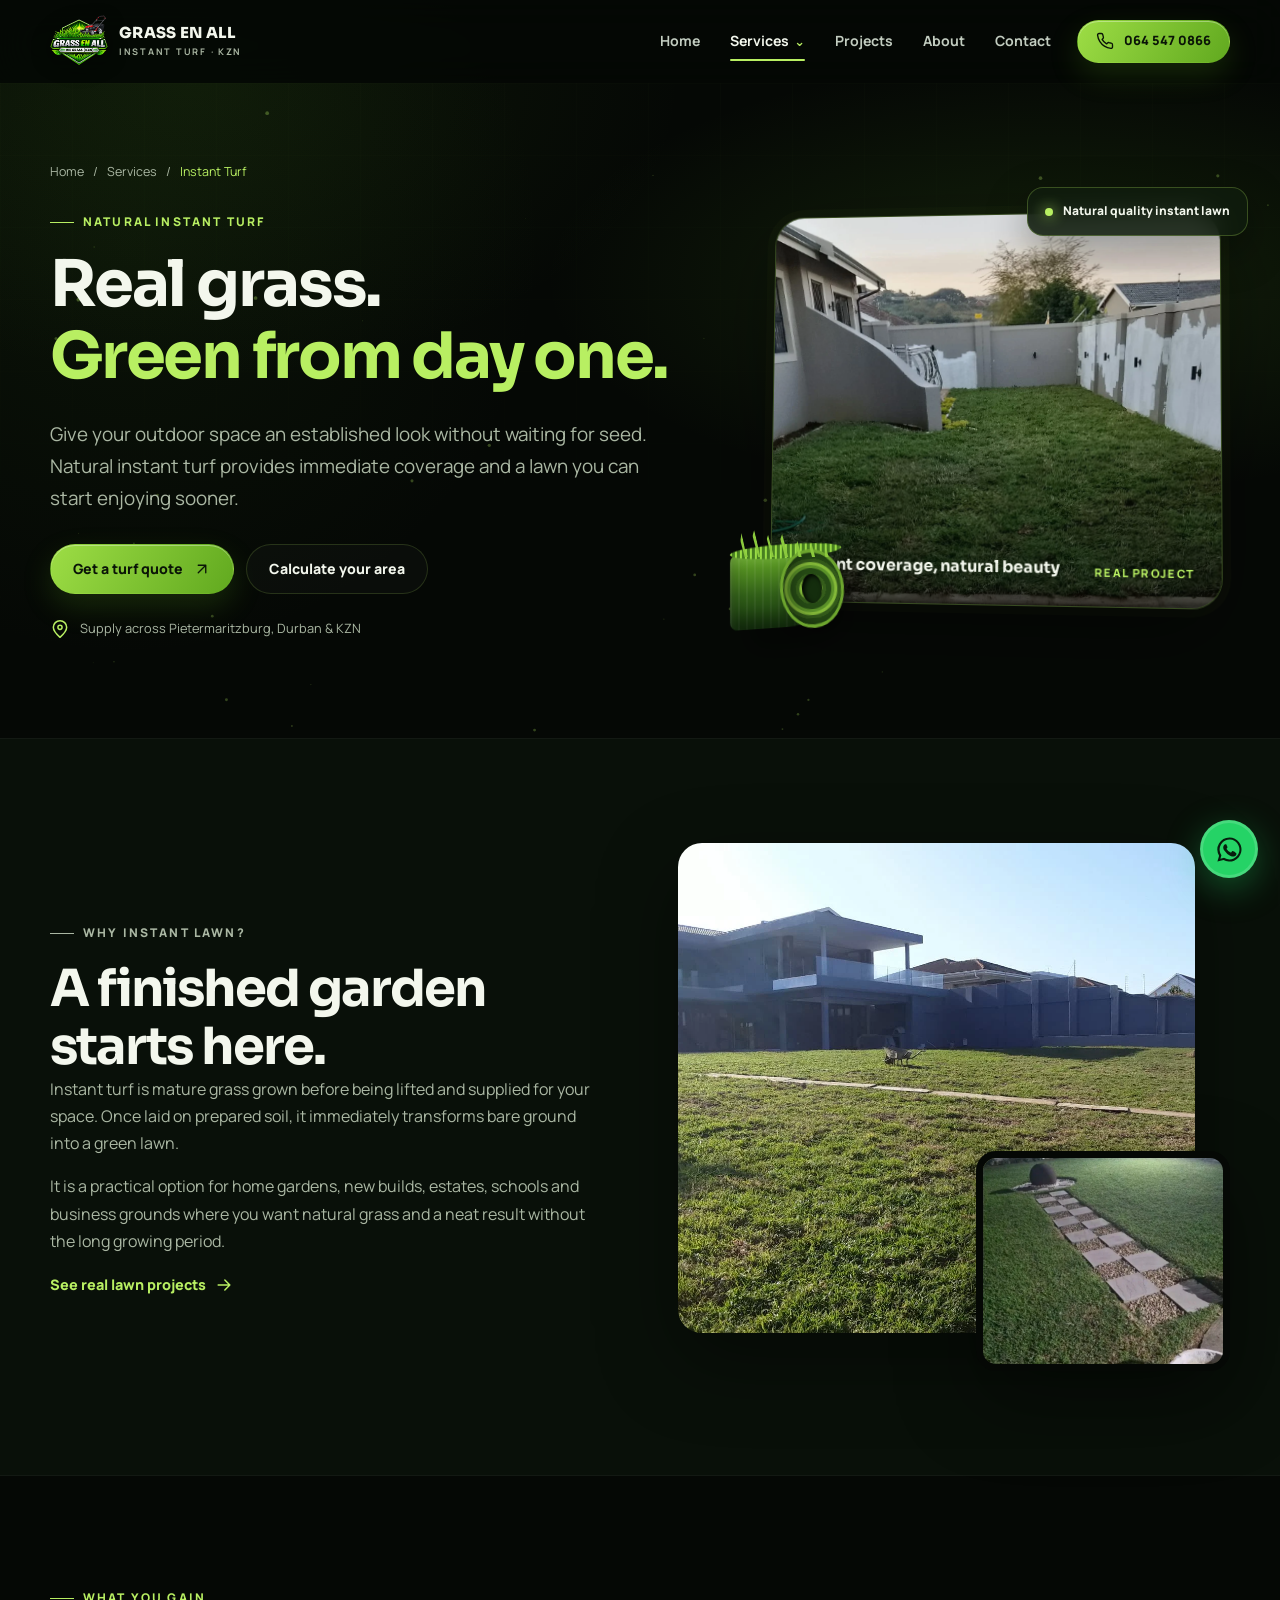
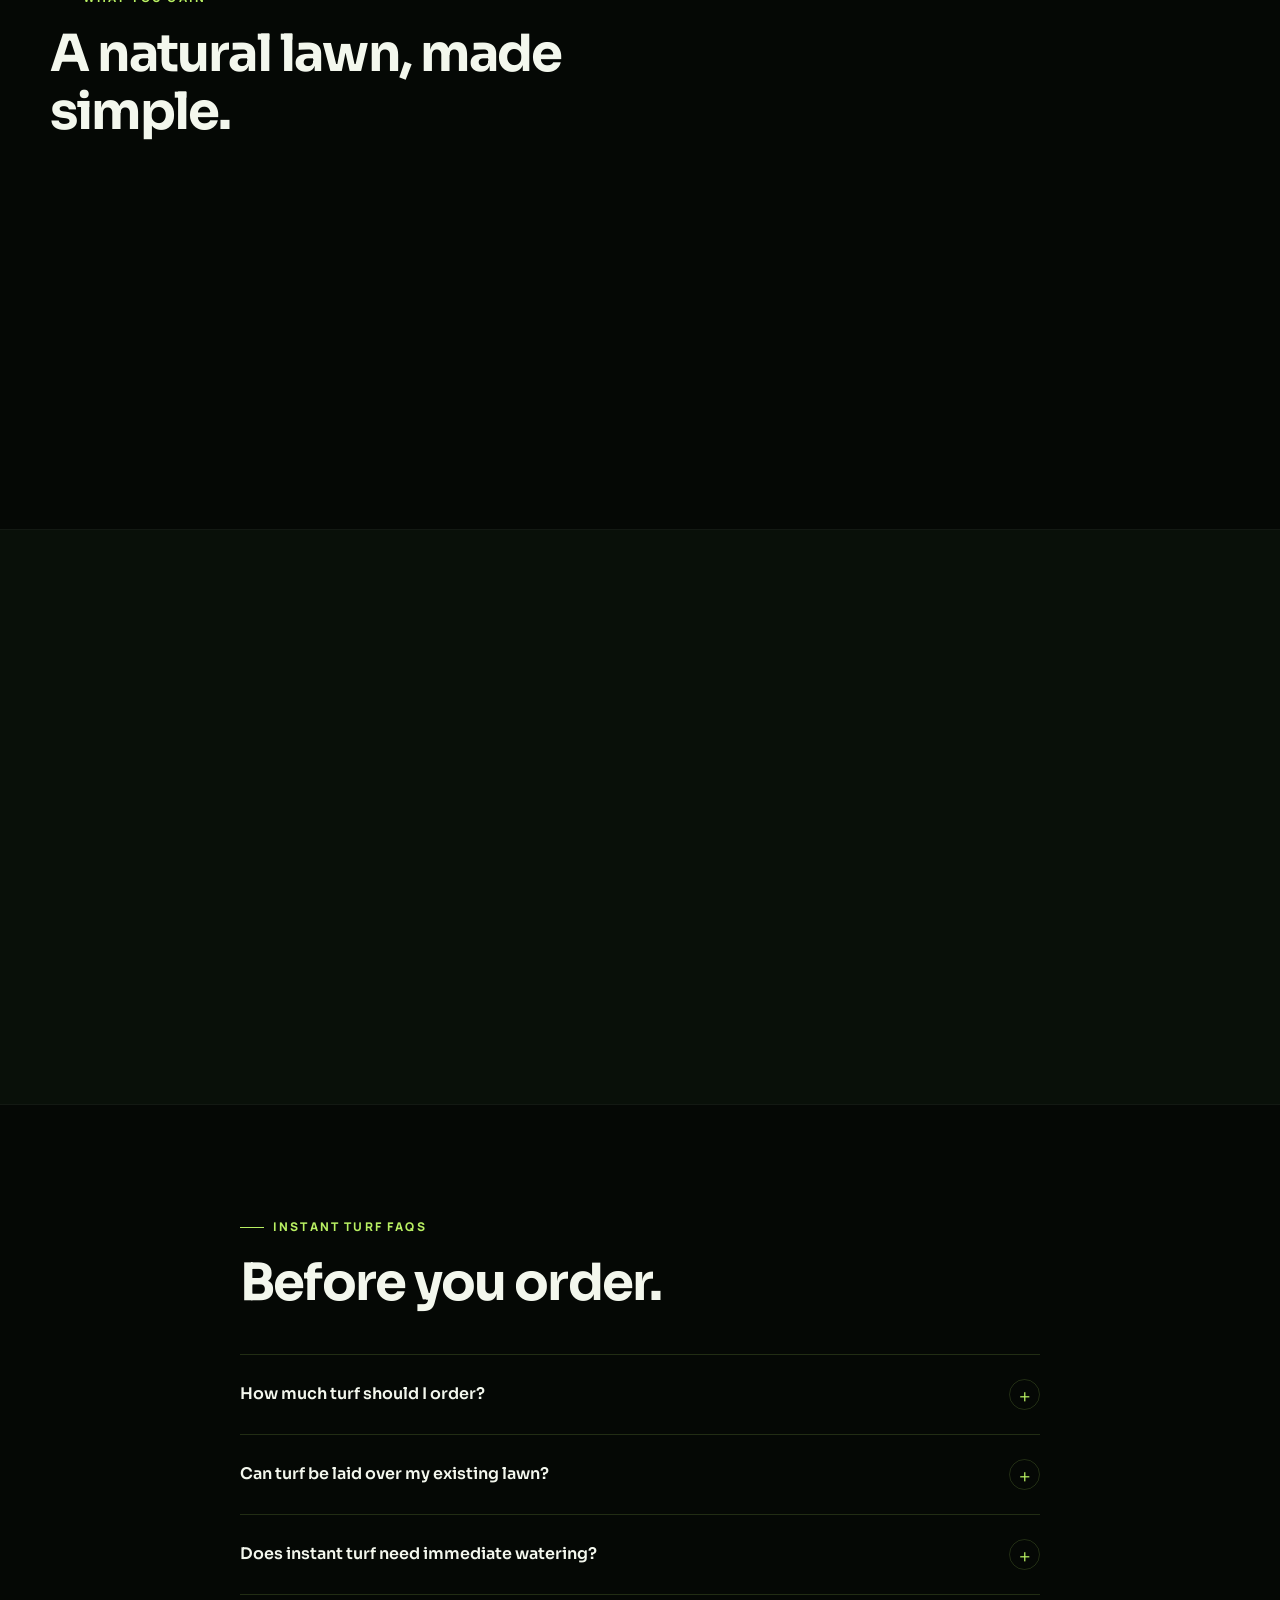
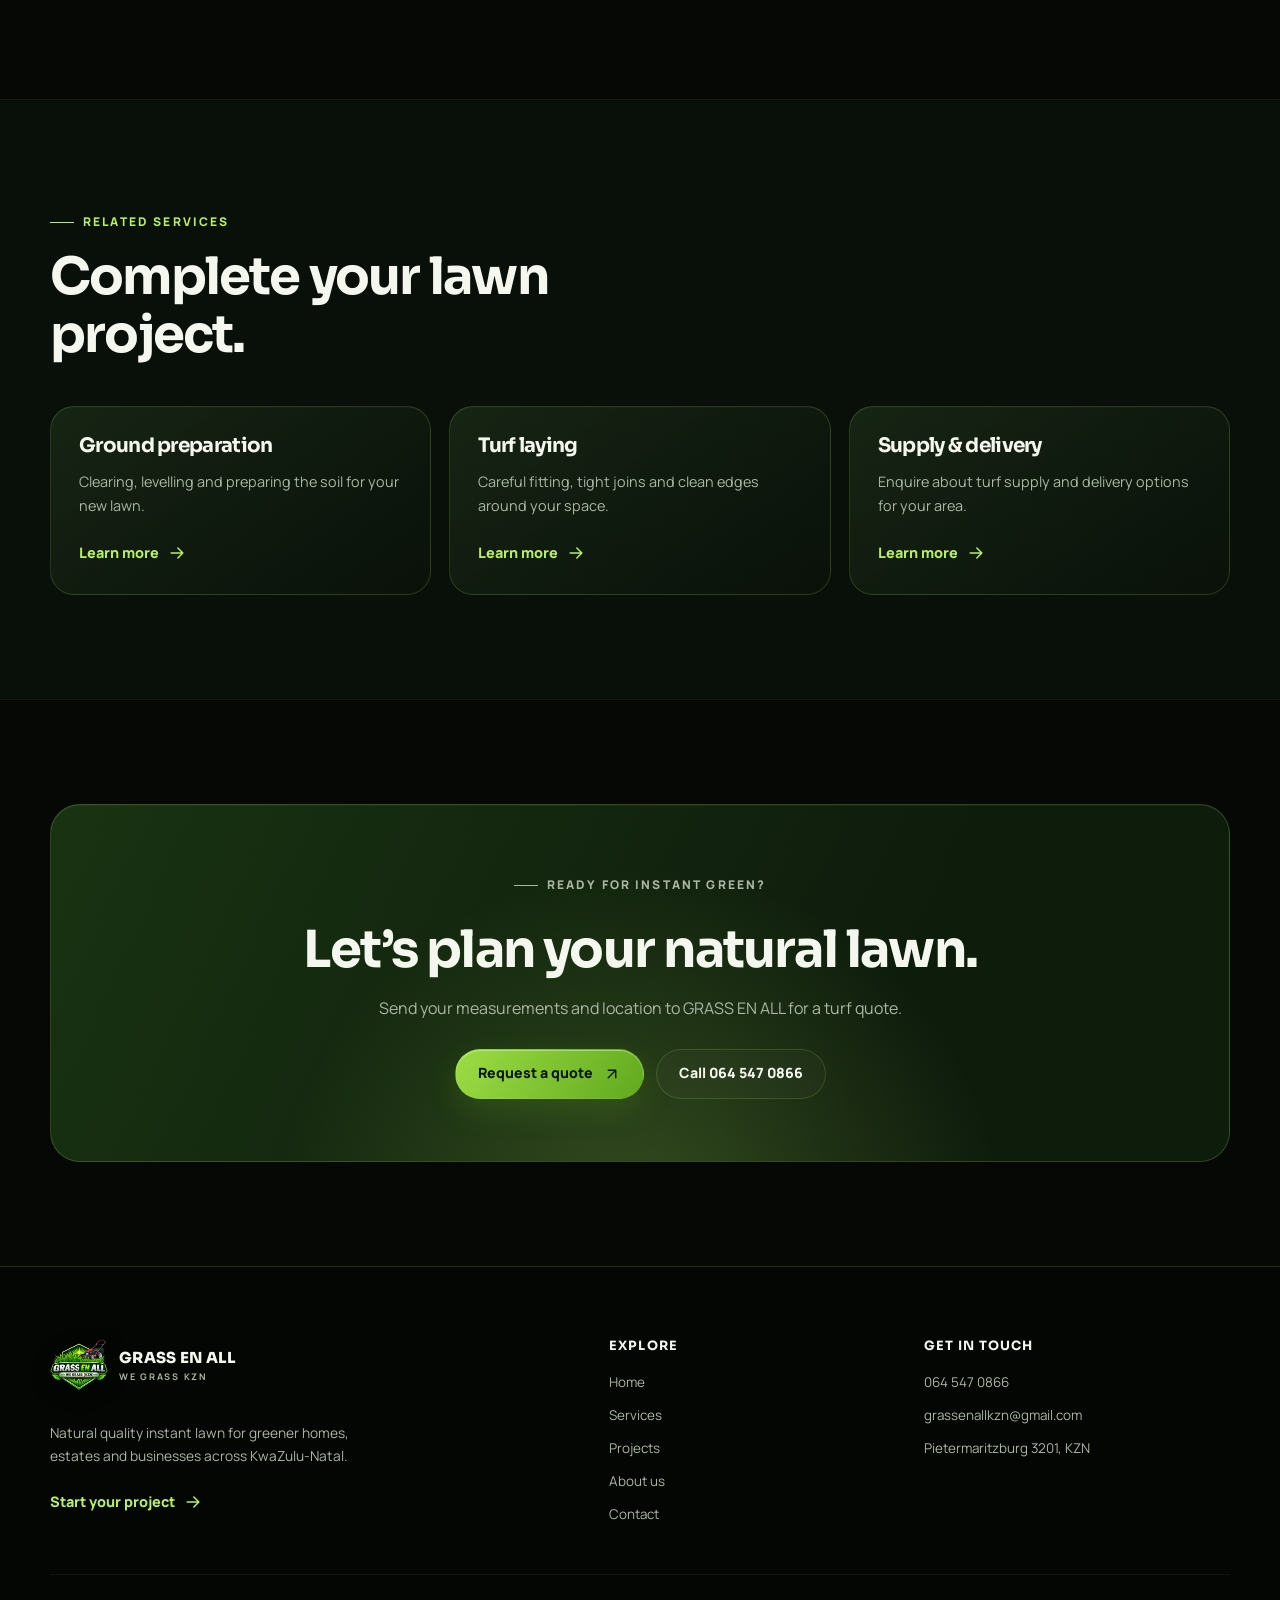
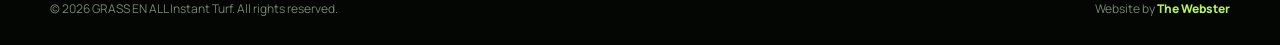
<file: instant-turf.html>
<!doctype html>
<html lang="en-ZA">
<head>
  <meta charset="utf-8">
  <meta name="viewport" content="width=device-width, initial-scale=1">
  <title>Natural Instant Turf in KZN | GRASS EN ALL</title>
  <meta name="description" content="Natural quality instant turf for homes, estates, schools and businesses in Pietermaritzburg, Durban and across KZN. Get an instant lawn quote from GRASS EN ALL.">
  <meta name="theme-color" content="#050805">
  <link rel="icon" href="assets/images/favicon.png" type="image/png">
  <link rel="canonical" href="https://thewebster0326.github.io/grass-en-all-kzn/instant-turf.html">
  <meta property="og:title" content="Natural Instant Turf | GRASS EN ALL">
  <meta property="og:description" content="Real grass. Immediate coverage. A beautiful green space without the long wait.">
  <meta property="og:type" content="website">
  <meta property="og:image" content="https://thewebster0326.github.io/grass-en-all-kzn/assets/images/hero-garden.webp">
  <script>document.documentElement.classList.add('js');</script>
  <link rel="stylesheet" href="css/styles.css">
</head>
<body>
  <a class="skip-link" href="#main-content">Skip to content</a>
  <header class="site-header"><div class="container nav">
    <a class="brand" href="index.html" aria-label="GRASS EN ALL home"><span class="brand-mark"><img src="assets/images/logo.webp" alt="" aria-hidden="true"></span><span class="brand-name">GRASS EN ALL<small>Instant Turf · KZN</small></span></a>
    <nav class="nav-links" aria-label="Main navigation"><a href="index.html">Home</a><div class="nav-dropdown"><a href="services.html" aria-current="page">Services<span class="dropdown-caret" aria-hidden="true">⌄</span></a><div class="dropdown-menu"><a href="instant-turf.html">Natural Instant Turf</a><a href="ground-preparation.html">Ground Preparation</a><a href="turf-laying.html">Turf Laying</a><a href="turf-delivery.html">Supply &amp; Delivery</a><a href="lawn-aftercare.html">Lawn Aftercare</a></div></div><a href="projects.html">Projects</a><a href="about.html">About</a><a href="contact.html">Contact</a></nav>
    <div class="nav-actions"><a class="btn btn-primary btn-sm" href="tel:+27645470866"><svg class="icon" aria-hidden="true"><use href="assets/icons.svg#phone"></use></svg>064 547 0866</a><button class="menu-toggle" type="button" aria-label="Toggle navigation" aria-expanded="false"><span></span><span></span><span></span></button></div>
  </div></header>

  <main id="main-content">
    <section class="hero page-hero"><canvas class="particle-canvas" aria-hidden="true"></canvas><div class="container hero-grid">
      <div class="hero-copy"><div class="breadcrumbs"><a href="index.html">Home</a> / <a href="services.html">Services</a> / <span>Instant Turf</span></div><p class="eyebrow">Natural instant turf</p><h1>Real grass.<br><em>Green from day one.</em></h1><p class="lead">Give your outdoor space an established look without waiting for seed. Natural instant turf provides immediate coverage and a lawn you can start enjoying sooner.</p><div class="hero-actions"><a class="btn btn-primary" href="contact.html">Get a turf quote<svg class="icon" aria-hidden="true"><use href="assets/icons.svg#arrow-up-right"></use></svg></a><a class="btn" href="services.html#calculator">Calculate your area</a></div><p class="hero-note"><svg class="icon" aria-hidden="true"><use href="assets/icons.svg#location"></use></svg>Supply across Pietermaritzburg, Durban & KZN</p></div>
      <div class="hero-visual"><div class="floating-chip"><span class="dot"></span>Natural quality instant lawn</div><div class="photo-card" data-tilt><img src="assets/images/hero-garden.webp" alt="Natural instant turf creating a green courtyard" width="1541" height="1099" fetchpriority="high"><div class="photo-caption"><strong>Instant coverage, natural beauty</strong><span>Real project</span></div></div><div class="turf-roll" aria-hidden="true"><div class="roll-grass"></div><div class="roll-body"></div><div class="roll-end"></div></div></div>
    </div></section>

    <section class="section section-dark"><div class="container split"><div class="split-copy reveal"><p class="eyebrow">Why instant lawn?</p><h2>A finished garden starts here.</h2><p>Instant turf is mature grass grown before being lifted and supplied for your space. Once laid on prepared soil, it immediately transforms bare ground into a green lawn.</p><p>It is a practical option for home gardens, new builds, estates, schools and business grounds where you want natural grass and a neat result without the long growing period.</p><a class="text-link" href="projects.html">See real lawn projects<svg class="icon" aria-hidden="true"><use href="assets/icons.svg#arrow-right"></use></svg></a></div><div class="image-stack reveal delay-1"><img src="assets/images/estate-lawn-wide.webp" alt="Broad natural instant lawn at an estate" loading="lazy"><img class="stack-small" src="assets/images/evening-lawn.webp" alt="Healthy established instant lawn and garden path" loading="lazy"></div></div></section>

    <section class="section"><div class="container"><div class="section-head reveal"><div><p class="eyebrow">What you gain</p><h2>A natural lawn, made simple.</h2></div></div><div class="card-grid three">
      <article class="card reveal"><div class="card-icon"><svg class="icon" aria-hidden="true"><use href="assets/icons.svg#sparkles"></use></svg></div><h3>Immediate transformation</h3><p>Cover bare soil and give your property a complete, green appearance as soon as the turf is laid.</p></article>
      <article class="card reveal delay-1"><div class="card-icon"><svg class="icon" aria-hidden="true"><use href="assets/icons.svg#leaf"></use></svg></div><h3>Real natural grass</h3><p>Enjoy the texture, cooling effect and outdoor feel that only a living natural lawn provides.</p></article>
      <article class="card reveal delay-2"><div class="card-icon"><svg class="icon" aria-hidden="true"><use href="assets/icons.svg#layout"></use></svg></div><h3>For many spaces</h3><p>Use instant turf for compact courtyards, family gardens, large estates, pathways and commercial landscapes.</p></article>
    </div></div></section>

    <section class="section section-dark"><div class="container"><div class="section-head reveal"><div><p class="eyebrow">Your turf project</p><h2>From measurements to green.</h2></div></div><div class="process">
      <div class="process-step reveal"><div class="step-number"></div><h3>Measure</h3><p>Work out your lawn area or send us the dimensions and photos.</p></div><div class="process-step reveal delay-1"><div class="step-number"></div><h3>Confirm</h3><p>Discuss your turf quantity, location and preparation needs.</p></div><div class="process-step reveal delay-2"><div class="step-number"></div><h3>Prepare & lay</h3><p>Create a level base and lay the turf with close, staggered joins.</p></div><div class="process-step reveal delay-3"><div class="step-number"></div><h3>Establish</h3><p>Water thoroughly and care for the lawn while the roots settle.</p></div>
    </div></div></section>

    <section class="section"><div class="narrow"><div class="section-head reveal"><div><p class="eyebrow">Instant turf FAQs</p><h2>Before you order.</h2></div></div><div class="faq-list reveal">
      <details class="faq-item"><summary>How much turf should I order?</summary><p>Start with your measured area in square metres and allow a little extra for cuts and shaping. Use our calculator for a rectangular space or contact us about irregular layouts.</p></details>
      <details class="faq-item"><summary>Can turf be laid over my existing lawn?</summary><p>Old growth, weeds and stones should be cleared first. A clean, level soil surface helps the new turf make good contact and establish more effectively.</p></details>
      <details class="faq-item"><summary>Does instant turf need immediate watering?</summary><p>Yes. Water thoroughly as soon as it is laid and keep the new lawn consistently moist during establishment, following the guidance for your conditions.</p></details>
    </div></div></section>

    <section class="section section-dark"><div class="container"><div class="section-head reveal"><div><p class="eyebrow">Related services</p><h2>Complete your lawn project.</h2></div></div><div class="card-grid three"><article class="card reveal"><h3>Ground preparation</h3><p>Clearing, levelling and preparing the soil for your new lawn.</p><a class="text-link" href="ground-preparation.html">Learn more<svg class="icon" aria-hidden="true"><use href="assets/icons.svg#arrow-right"></use></svg></a></article><article class="card reveal delay-1"><h3>Turf laying</h3><p>Careful fitting, tight joins and clean edges around your space.</p><a class="text-link" href="turf-laying.html">Learn more<svg class="icon" aria-hidden="true"><use href="assets/icons.svg#arrow-right"></use></svg></a></article><article class="card reveal delay-2"><h3>Supply & delivery</h3><p>Enquire about turf supply and delivery options for your area.</p><a class="text-link" href="turf-delivery.html">Learn more<svg class="icon" aria-hidden="true"><use href="assets/icons.svg#arrow-right"></use></svg></a></article></div></div></section>

    <section class="section"><div class="container cta-panel reveal"><p class="eyebrow">Ready for instant green?</p><h2>Let’s plan your natural lawn.</h2><p>Send your measurements and location to GRASS EN ALL for a turf quote.</p><div class="cta-actions"><a class="btn btn-primary" href="contact.html">Request a quote<svg class="icon" aria-hidden="true"><use href="assets/icons.svg#arrow-up-right"></use></svg></a><a class="btn" href="tel:+27645470866">Call 064 547 0866</a></div></div></section>
  </main>

  <footer class="site-footer"><div class="container"><div class="footer-grid"><div class="footer-brand"><a class="brand" href="index.html"><span class="brand-mark"><img src="assets/images/logo.webp" alt="" aria-hidden="true"></span><span class="brand-name">GRASS EN ALL<small>We Grass KZN</small></span></a><p>Natural quality instant lawn for greener homes, estates and businesses across KwaZulu-Natal.</p><a class="text-link" href="contact.html">Start your project<svg class="icon" aria-hidden="true"><use href="assets/icons.svg#arrow-right"></use></svg></a></div><div><h2 class="footer-title">Explore</h2><div class="footer-links"><a href="index.html">Home</a><a href="services.html">Services</a><a href="projects.html">Projects</a><a href="about.html">About us</a><a href="contact.html">Contact</a></div></div><div><h2 class="footer-title">Get in touch</h2><div class="footer-links"><a href="tel:+27645470866">064 547 0866</a><a href="mailto:grassenallkzn@gmail.com">grassenallkzn@gmail.com</a><a href="https://www.google.com/maps/search/?api=1&amp;query=Grass+En+All+Pietermaritzburg+3201" target="_blank" rel="noopener">Pietermaritzburg 3201, KZN</a></div></div></div><div class="footer-bottom"><p>© <span data-year>2026</span> GRASS EN ALL Instant Turf. All rights reserved.</p><p>Website by <a href="https://thewebster.co.za/" target="_blank" rel="noopener">The Webster</a></p></div></div></footer>
  <a class="whatsapp-float" href="https://wa.me/27645470866?text=Hi%20GRASS%20EN%20ALL%2C%20I%20would%20like%20an%20instant%20turf%20quote." target="_blank" rel="noopener" aria-label="Chat to GRASS EN ALL on WhatsApp"><svg aria-hidden="true"><use href="assets/icons.svg#whatsapp"></use></svg></a><script src="js/main.js" defer></script>
</body>
</html>
</file>
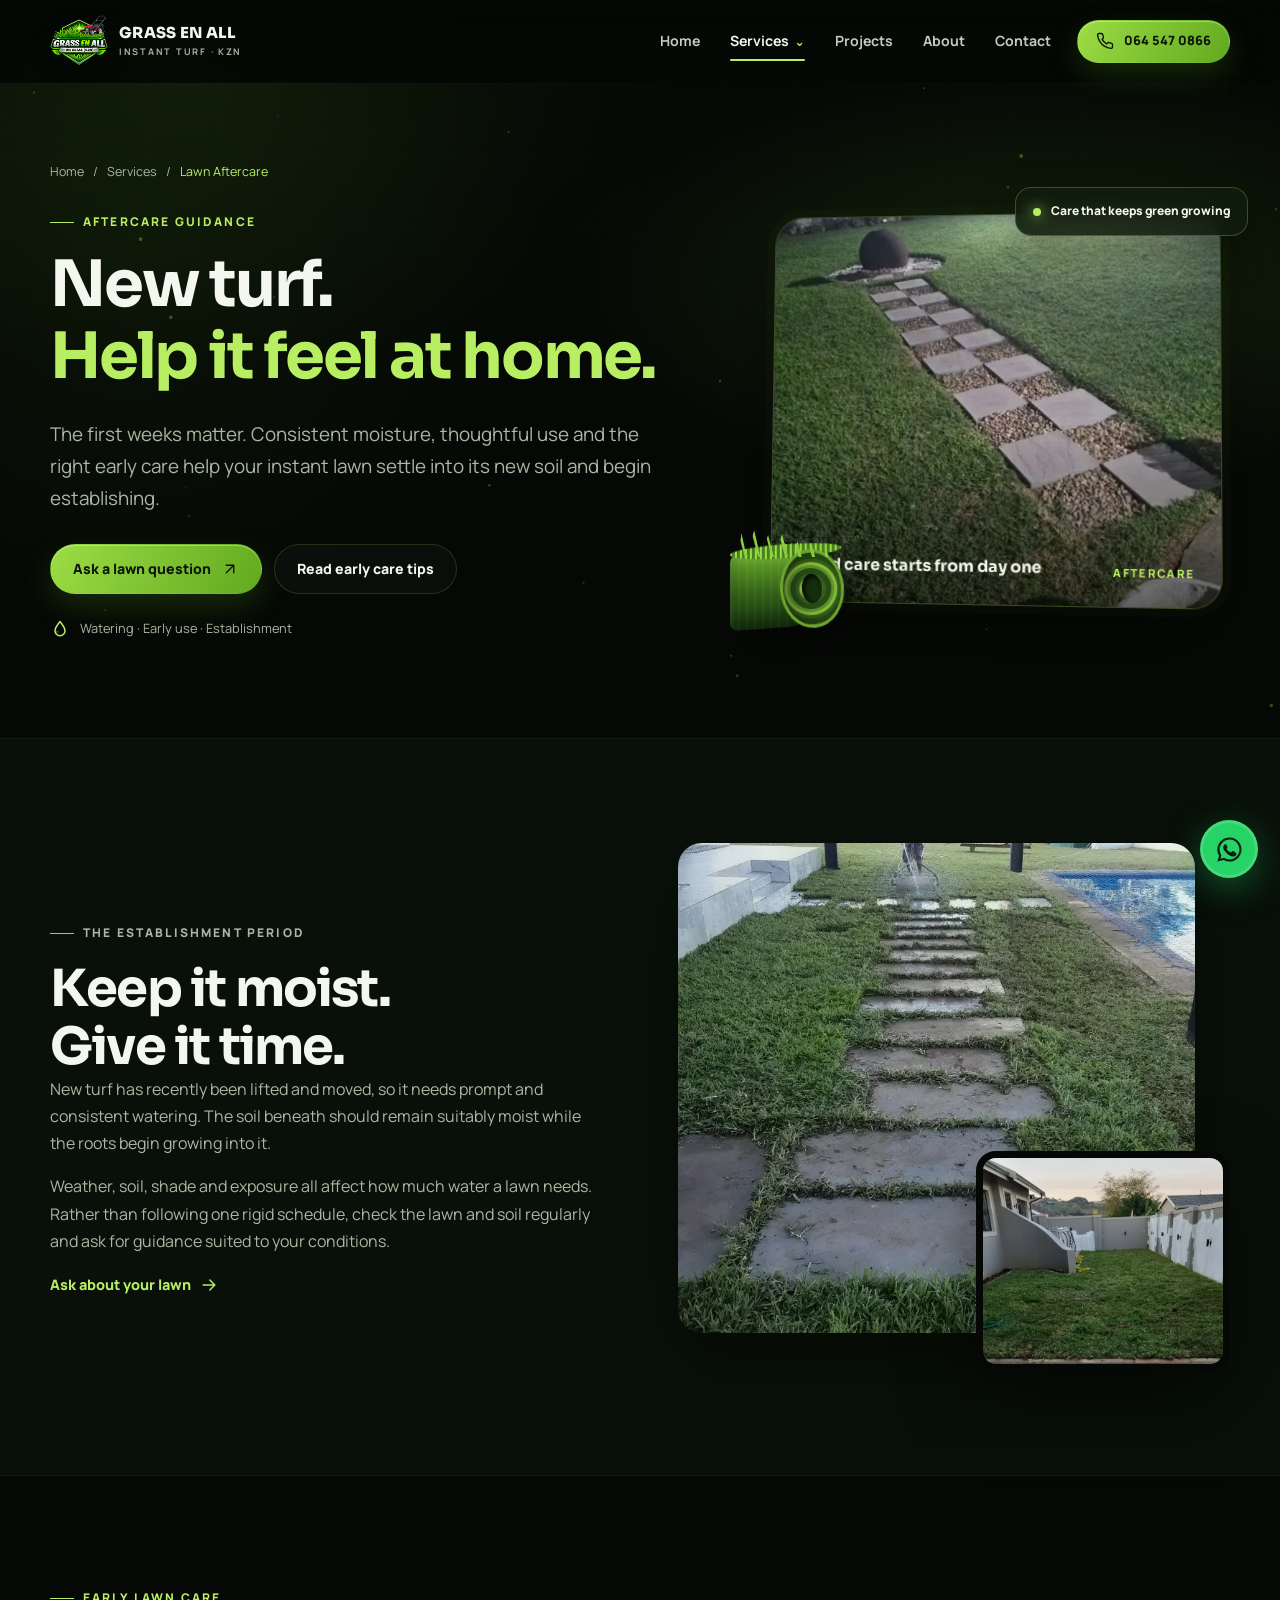
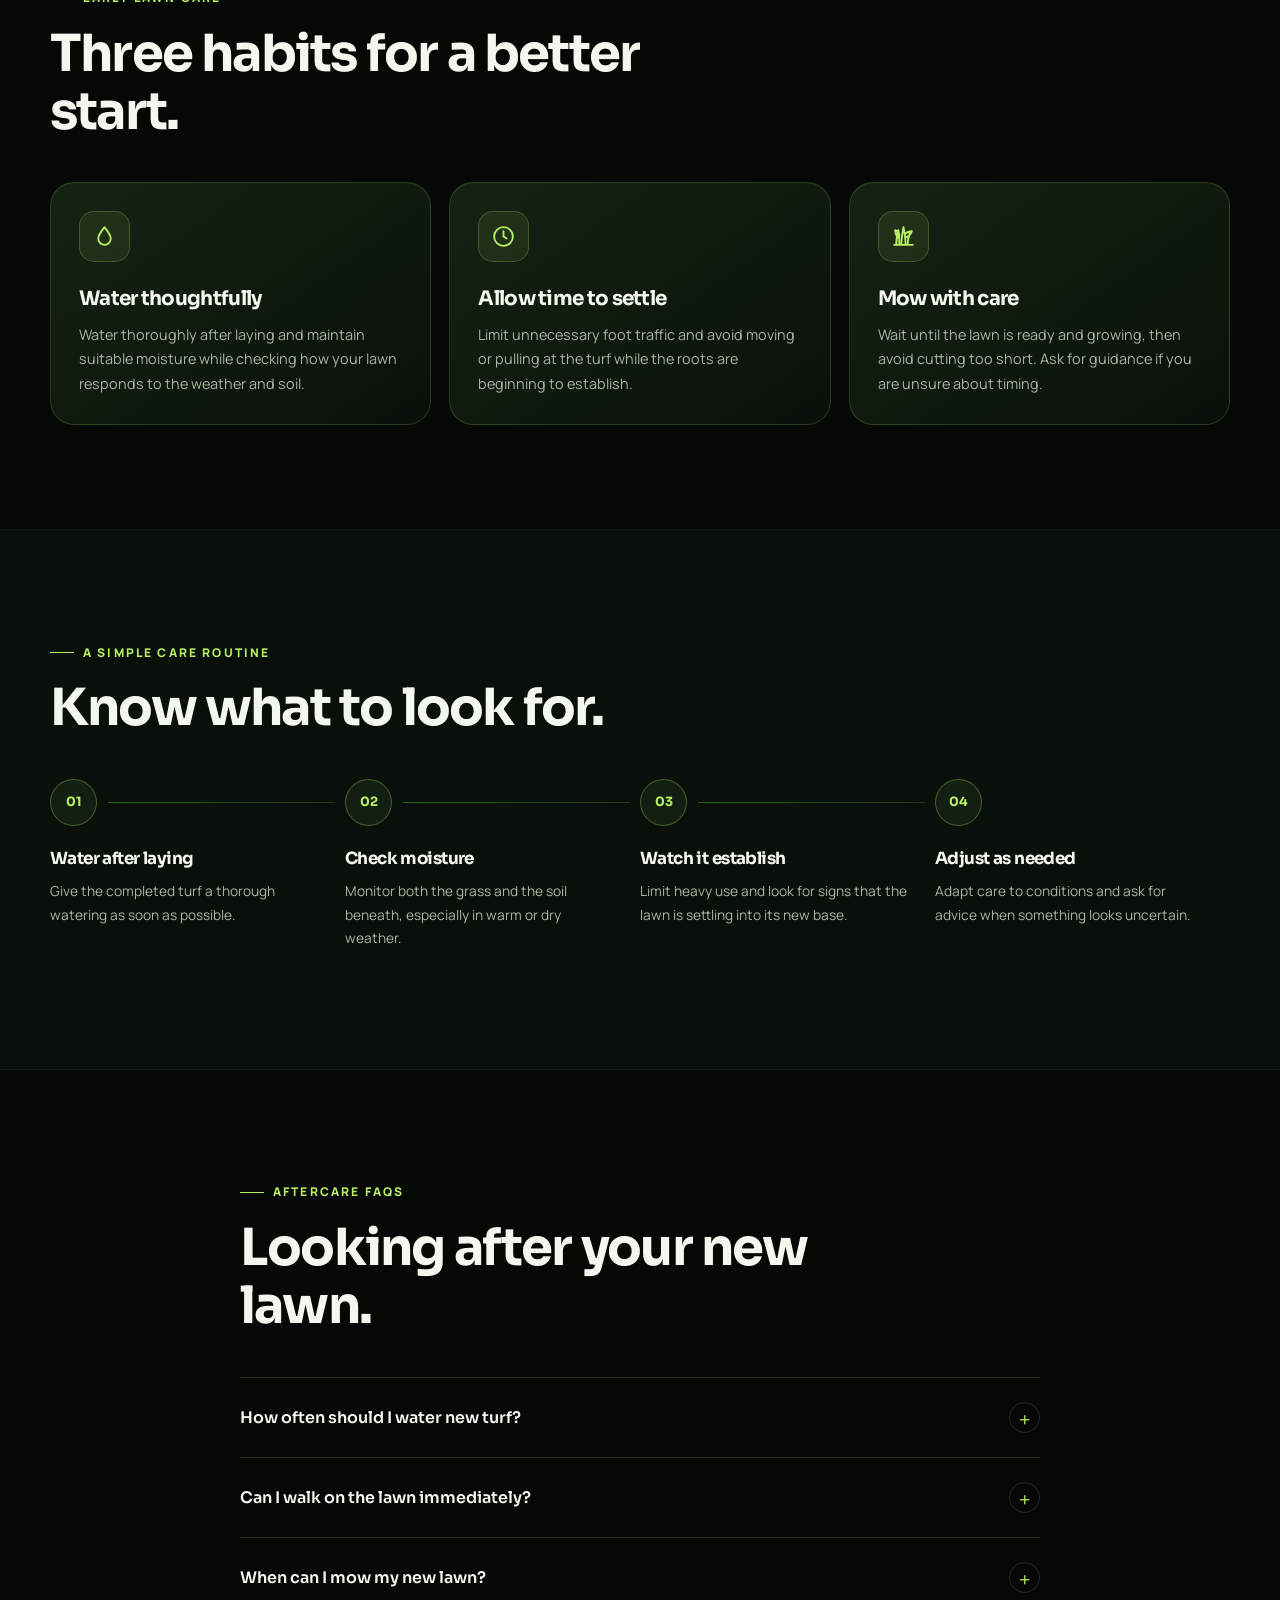
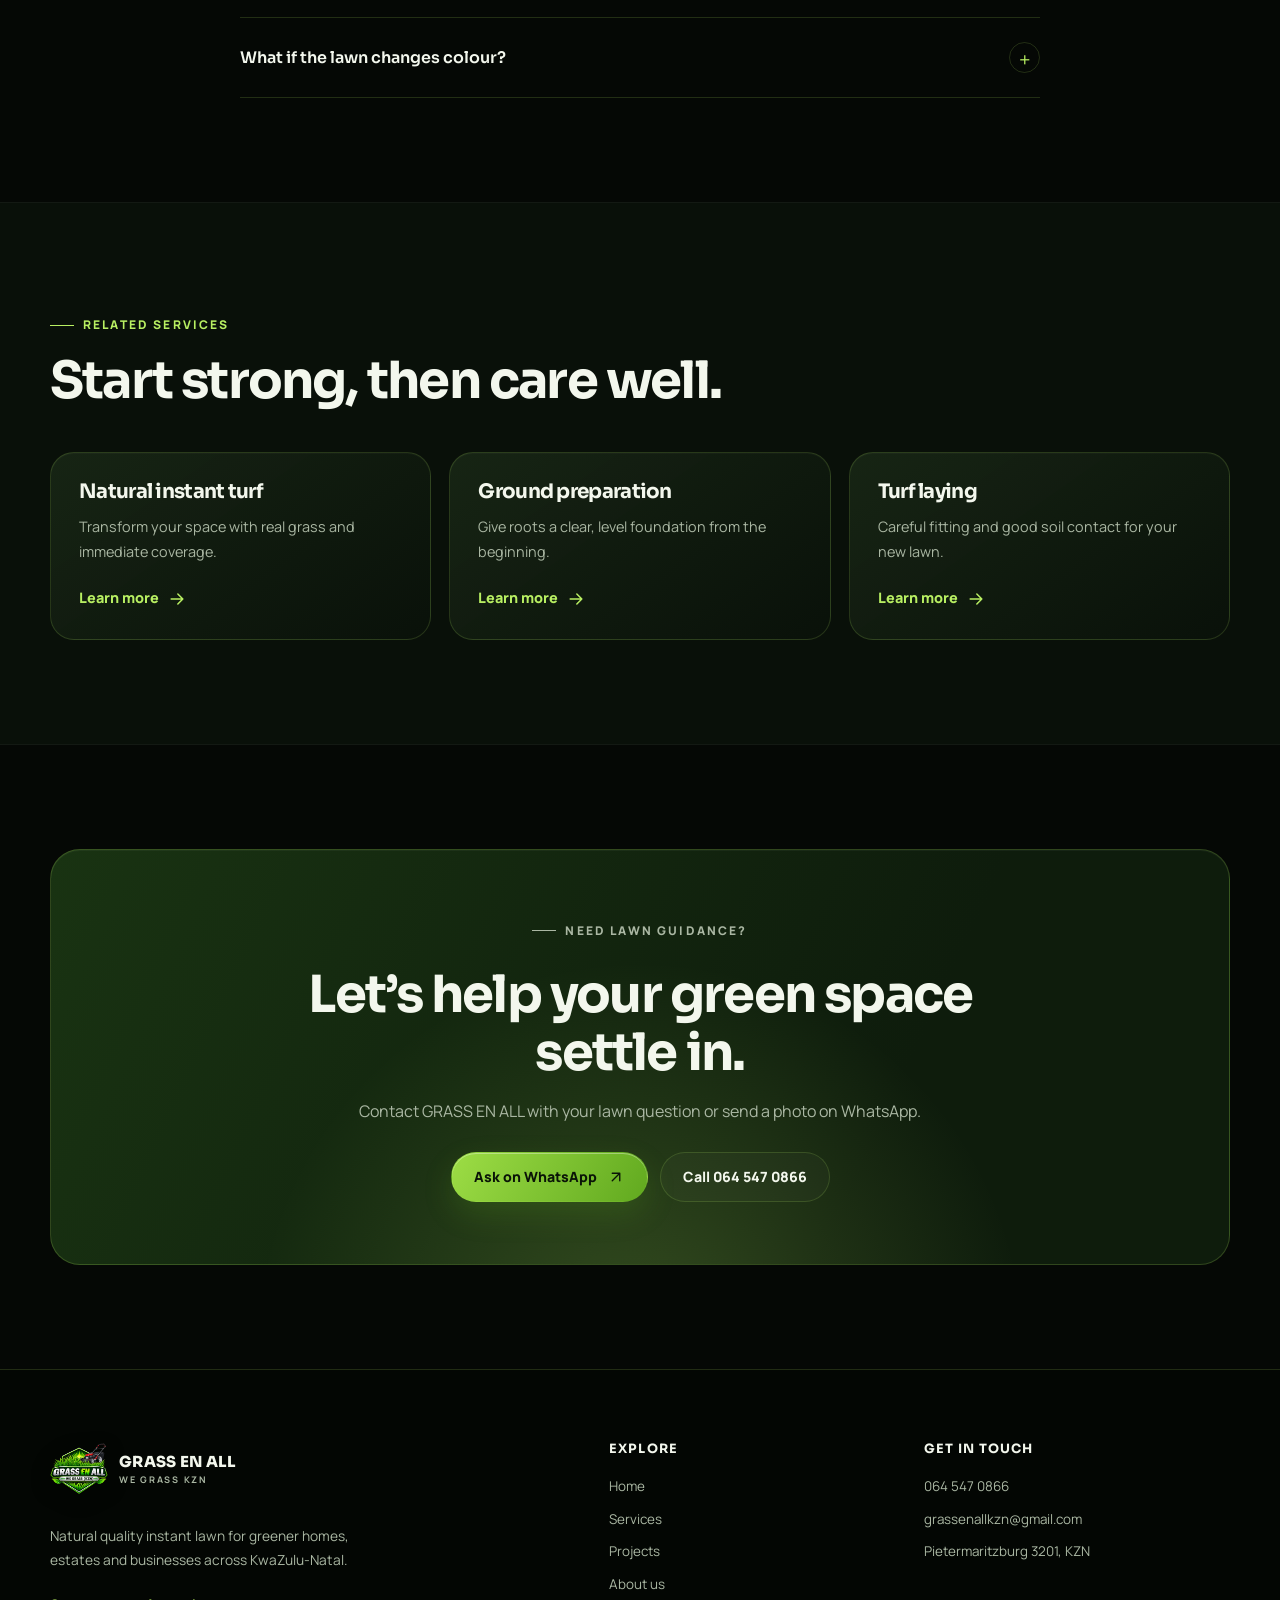
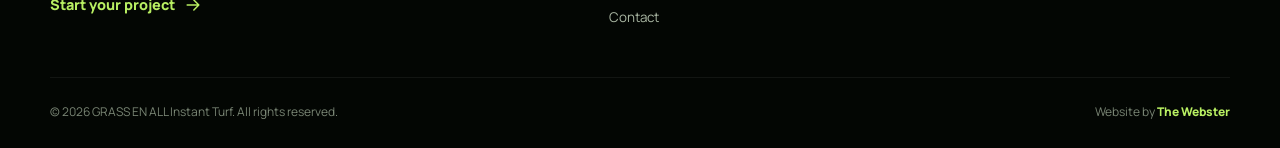
<file: lawn-aftercare.html>
<!doctype html>
<html lang="en-ZA">
<head>
  <meta charset="utf-8"><meta name="viewport" content="width=device-width, initial-scale=1">
  <title>New Lawn Aftercare & Watering Guidance | GRASS EN ALL</title>
  <meta name="description" content="Practical aftercare guidance for new instant turf, including watering, early use and mowing considerations. Help your GRASS EN ALL lawn establish across KZN.">
  <meta name="theme-color" content="#050805"><link rel="icon" href="assets/images/favicon.png" type="image/png"><link rel="canonical" href="https://thewebster0326.github.io/grass-en-all-kzn/lawn-aftercare.html">
  <meta property="og:title" content="New Lawn Aftercare | GRASS EN ALL"><meta property="og:description" content="Simple early care to help your natural instant lawn settle and establish."><meta property="og:type" content="website"><meta property="og:image" content="https://thewebster0326.github.io/grass-en-all-kzn/assets/images/evening-lawn.webp">
  <script>document.documentElement.classList.add('js');</script><link rel="stylesheet" href="css/styles.css">
</head>
<body>
  <a class="skip-link" href="#main-content">Skip to content</a>
  <header class="site-header"><div class="container nav"><a class="brand" href="index.html" aria-label="GRASS EN ALL home"><span class="brand-mark"><img src="assets/images/logo.webp" alt="" aria-hidden="true"></span><span class="brand-name">GRASS EN ALL<small>Instant Turf · KZN</small></span></a><nav class="nav-links" aria-label="Main navigation"><a href="index.html">Home</a><div class="nav-dropdown"><a href="services.html" aria-current="page">Services<span class="dropdown-caret" aria-hidden="true">⌄</span></a><div class="dropdown-menu"><a href="instant-turf.html">Natural Instant Turf</a><a href="ground-preparation.html">Ground Preparation</a><a href="turf-laying.html">Turf Laying</a><a href="turf-delivery.html">Supply &amp; Delivery</a><a href="lawn-aftercare.html">Lawn Aftercare</a></div></div><a href="projects.html">Projects</a><a href="about.html">About</a><a href="contact.html">Contact</a></nav><div class="nav-actions"><a class="btn btn-primary btn-sm" href="tel:+27645470866"><svg class="icon" aria-hidden="true"><use href="assets/icons.svg#phone"></use></svg>064 547 0866</a><button class="menu-toggle" type="button" aria-label="Toggle navigation" aria-expanded="false"><span></span><span></span><span></span></button></div></div></header>

  <main id="main-content">
    <section class="hero page-hero"><canvas class="particle-canvas" aria-hidden="true"></canvas><div class="container hero-grid"><div class="hero-copy"><div class="breadcrumbs"><a href="index.html">Home</a> / <a href="services.html">Services</a> / <span>Lawn Aftercare</span></div><p class="eyebrow">Aftercare guidance</p><h1>New turf.<br><em>Help it feel at home.</em></h1><p class="lead">The first weeks matter. Consistent moisture, thoughtful use and the right early care help your instant lawn settle into its new soil and begin establishing.</p><div class="hero-actions"><a class="btn btn-primary" href="contact.html">Ask a lawn question<svg class="icon" aria-hidden="true"><use href="assets/icons.svg#arrow-up-right"></use></svg></a><a class="btn" href="#aftercare-tips">Read early care tips</a></div><p class="hero-note"><svg class="icon" aria-hidden="true"><use href="assets/icons.svg#drop"></use></svg>Watering · Early use · Establishment</p></div><div class="hero-visual"><div class="floating-chip"><span class="dot"></span>Care that keeps green growing</div><div class="photo-card" data-tilt><img src="assets/images/evening-lawn.webp" alt="Healthy green lawn with a neat garden path" width="720" height="909" fetchpriority="high"><div class="photo-caption"><strong>Good care starts from day one</strong><span>Aftercare</span></div></div><div class="turf-roll" aria-hidden="true"><div class="roll-grass"></div><div class="roll-body"></div><div class="roll-end"></div></div></div></div></section>

    <section class="section section-dark" id="aftercare-tips"><div class="container split"><div class="split-copy reveal"><p class="eyebrow">The establishment period</p><h2>Keep it moist.<br>Give it time.</h2><p>New turf has recently been lifted and moved, so it needs prompt and consistent watering. The soil beneath should remain suitably moist while the roots begin growing into it.</p><p>Weather, soil, shade and exposure all affect how much water a lawn needs. Rather than following one rigid schedule, check the lawn and soil regularly and ask for guidance suited to your conditions.</p><a class="text-link" href="contact.html">Ask about your lawn<svg class="icon" aria-hidden="true"><use href="assets/icons.svg#arrow-right"></use></svg></a></div><div class="image-stack reveal delay-1"><img src="assets/images/pool-garden.webp" alt="New lawn being cared for beside a pool" loading="lazy"><img class="stack-small" src="assets/images/hero-garden.webp" alt="Freshly installed green courtyard lawn" loading="lazy"></div></div></section>

    <section class="section"><div class="container"><div class="section-head reveal"><div><p class="eyebrow">Early lawn care</p><h2>Three habits for a better start.</h2></div></div><div class="card-grid three"><article class="card reveal"><div class="card-icon"><svg class="icon" aria-hidden="true"><use href="assets/icons.svg#drop"></use></svg></div><h3>Water thoughtfully</h3><p>Water thoroughly after laying and maintain suitable moisture while checking how your lawn responds to the weather and soil.</p></article><article class="card reveal delay-1"><div class="card-icon"><svg class="icon" aria-hidden="true"><use href="assets/icons.svg#clock"></use></svg></div><h3>Allow time to settle</h3><p>Limit unnecessary foot traffic and avoid moving or pulling at the turf while the roots are beginning to establish.</p></article><article class="card reveal delay-2"><div class="card-icon"><svg class="icon" aria-hidden="true"><use href="assets/icons.svg#grass"></use></svg></div><h3>Mow with care</h3><p>Wait until the lawn is ready and growing, then avoid cutting too short. Ask for guidance if you are unsure about timing.</p></article></div></div></section>

    <section class="section section-dark"><div class="container"><div class="section-head reveal"><div><p class="eyebrow">A simple care routine</p><h2>Know what to look for.</h2></div></div><div class="process"><div class="process-step reveal"><div class="step-number"></div><h3>Water after laying</h3><p>Give the completed turf a thorough watering as soon as possible.</p></div><div class="process-step reveal delay-1"><div class="step-number"></div><h3>Check moisture</h3><p>Monitor both the grass and the soil beneath, especially in warm or dry weather.</p></div><div class="process-step reveal delay-2"><div class="step-number"></div><h3>Watch it establish</h3><p>Limit heavy use and look for signs that the lawn is settling into its new base.</p></div><div class="process-step reveal delay-3"><div class="step-number"></div><h3>Adjust as needed</h3><p>Adapt care to conditions and ask for advice when something looks uncertain.</p></div></div></div></section>

    <section class="section"><div class="narrow"><div class="section-head reveal"><div><p class="eyebrow">Aftercare FAQs</p><h2>Looking after your new lawn.</h2></div></div><div class="faq-list reveal"><details class="faq-item"><summary>How often should I water new turf?</summary><p>There is no single schedule for every garden. New turf needs consistent moisture, but weather, soil and exposure matter. Water thoroughly after laying and contact us for guidance suited to your lawn.</p></details><details class="faq-item"><summary>Can I walk on the lawn immediately?</summary><p>Occasional careful access may be necessary, but avoid unnecessary or heavy traffic while the turf is settling. Keeping activity low helps protect the joins and soil contact.</p></details><details class="faq-item"><summary>When can I mow my new lawn?</summary><p>Wait until the turf is establishing and growing rather than mowing too early. When ready, use a suitable height and avoid removing too much leaf growth at once.</p></details><details class="faq-item"><summary>What if the lawn changes colour?</summary><p>Changes can have several causes, including moisture, heat or soil conditions. Take clear photos and contact the team promptly so the situation can be discussed.</p></details></div></div></section>

    <section class="section section-dark"><div class="container"><div class="section-head reveal"><div><p class="eyebrow">Related services</p><h2>Start strong, then care well.</h2></div></div><div class="card-grid three"><article class="card reveal"><h3>Natural instant turf</h3><p>Transform your space with real grass and immediate coverage.</p><a class="text-link" href="instant-turf.html">Learn more<svg class="icon" aria-hidden="true"><use href="assets/icons.svg#arrow-right"></use></svg></a></article><article class="card reveal delay-1"><h3>Ground preparation</h3><p>Give roots a clear, level foundation from the beginning.</p><a class="text-link" href="ground-preparation.html">Learn more<svg class="icon" aria-hidden="true"><use href="assets/icons.svg#arrow-right"></use></svg></a></article><article class="card reveal delay-2"><h3>Turf laying</h3><p>Careful fitting and good soil contact for your new lawn.</p><a class="text-link" href="turf-laying.html">Learn more<svg class="icon" aria-hidden="true"><use href="assets/icons.svg#arrow-right"></use></svg></a></article></div></div></section>

    <section class="section"><div class="container cta-panel reveal"><p class="eyebrow">Need lawn guidance?</p><h2>Let’s help your green space settle in.</h2><p>Contact GRASS EN ALL with your lawn question or send a photo on WhatsApp.</p><div class="cta-actions"><a class="btn btn-primary" href="https://wa.me/27645470866?text=Hi%20GRASS%20EN%20ALL%2C%20I%20have%20a%20question%20about%20caring%20for%20my%20new%20lawn." target="_blank" rel="noopener">Ask on WhatsApp<svg class="icon" aria-hidden="true"><use href="assets/icons.svg#arrow-up-right"></use></svg></a><a class="btn" href="tel:+27645470866">Call 064 547 0866</a></div></div></section>
  </main>

  <footer class="site-footer"><div class="container"><div class="footer-grid"><div class="footer-brand"><a class="brand" href="index.html"><span class="brand-mark"><img src="assets/images/logo.webp" alt="" aria-hidden="true"></span><span class="brand-name">GRASS EN ALL<small>We Grass KZN</small></span></a><p>Natural quality instant lawn for greener homes, estates and businesses across KwaZulu-Natal.</p><a class="text-link" href="contact.html">Start your project<svg class="icon" aria-hidden="true"><use href="assets/icons.svg#arrow-right"></use></svg></a></div><div><h2 class="footer-title">Explore</h2><div class="footer-links"><a href="index.html">Home</a><a href="services.html">Services</a><a href="projects.html">Projects</a><a href="about.html">About us</a><a href="contact.html">Contact</a></div></div><div><h2 class="footer-title">Get in touch</h2><div class="footer-links"><a href="tel:+27645470866">064 547 0866</a><a href="mailto:grassenallkzn@gmail.com">grassenallkzn@gmail.com</a><a href="https://www.google.com/maps/search/?api=1&amp;query=Grass+En+All+Pietermaritzburg+3201" target="_blank" rel="noopener">Pietermaritzburg 3201, KZN</a></div></div></div><div class="footer-bottom"><p>© <span data-year>2026</span> GRASS EN ALL Instant Turf. All rights reserved.</p><p>Website by <a href="https://thewebster.co.za/" target="_blank" rel="noopener">The Webster</a></p></div></div></footer>
  <a class="whatsapp-float" href="https://wa.me/27645470866?text=Hi%20GRASS%20EN%20ALL%2C%20I%20have%20a%20question%20about%20caring%20for%20my%20new%20lawn." target="_blank" rel="noopener" aria-label="Chat to GRASS EN ALL on WhatsApp"><svg aria-hidden="true"><use href="assets/icons.svg#whatsapp"></use></svg></a><script src="js/main.js" defer></script>
</body>
</html>
</file>
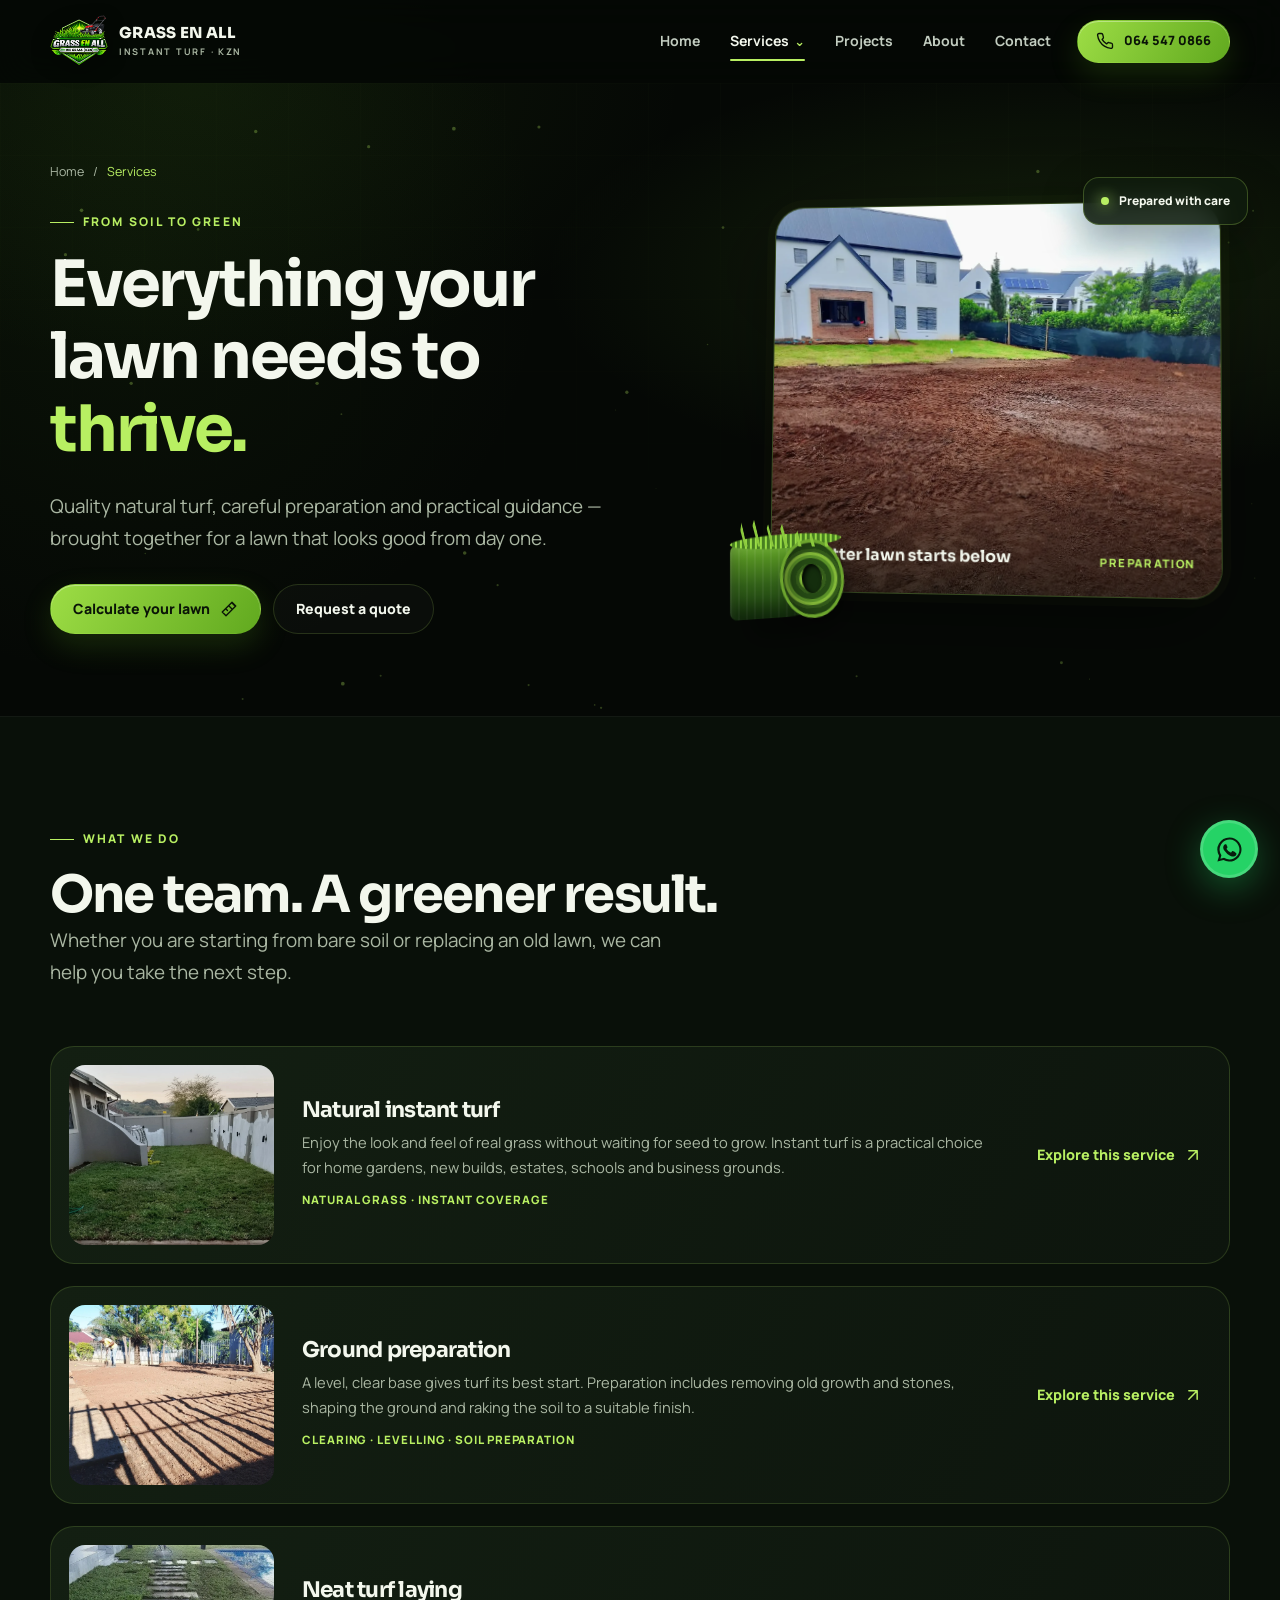
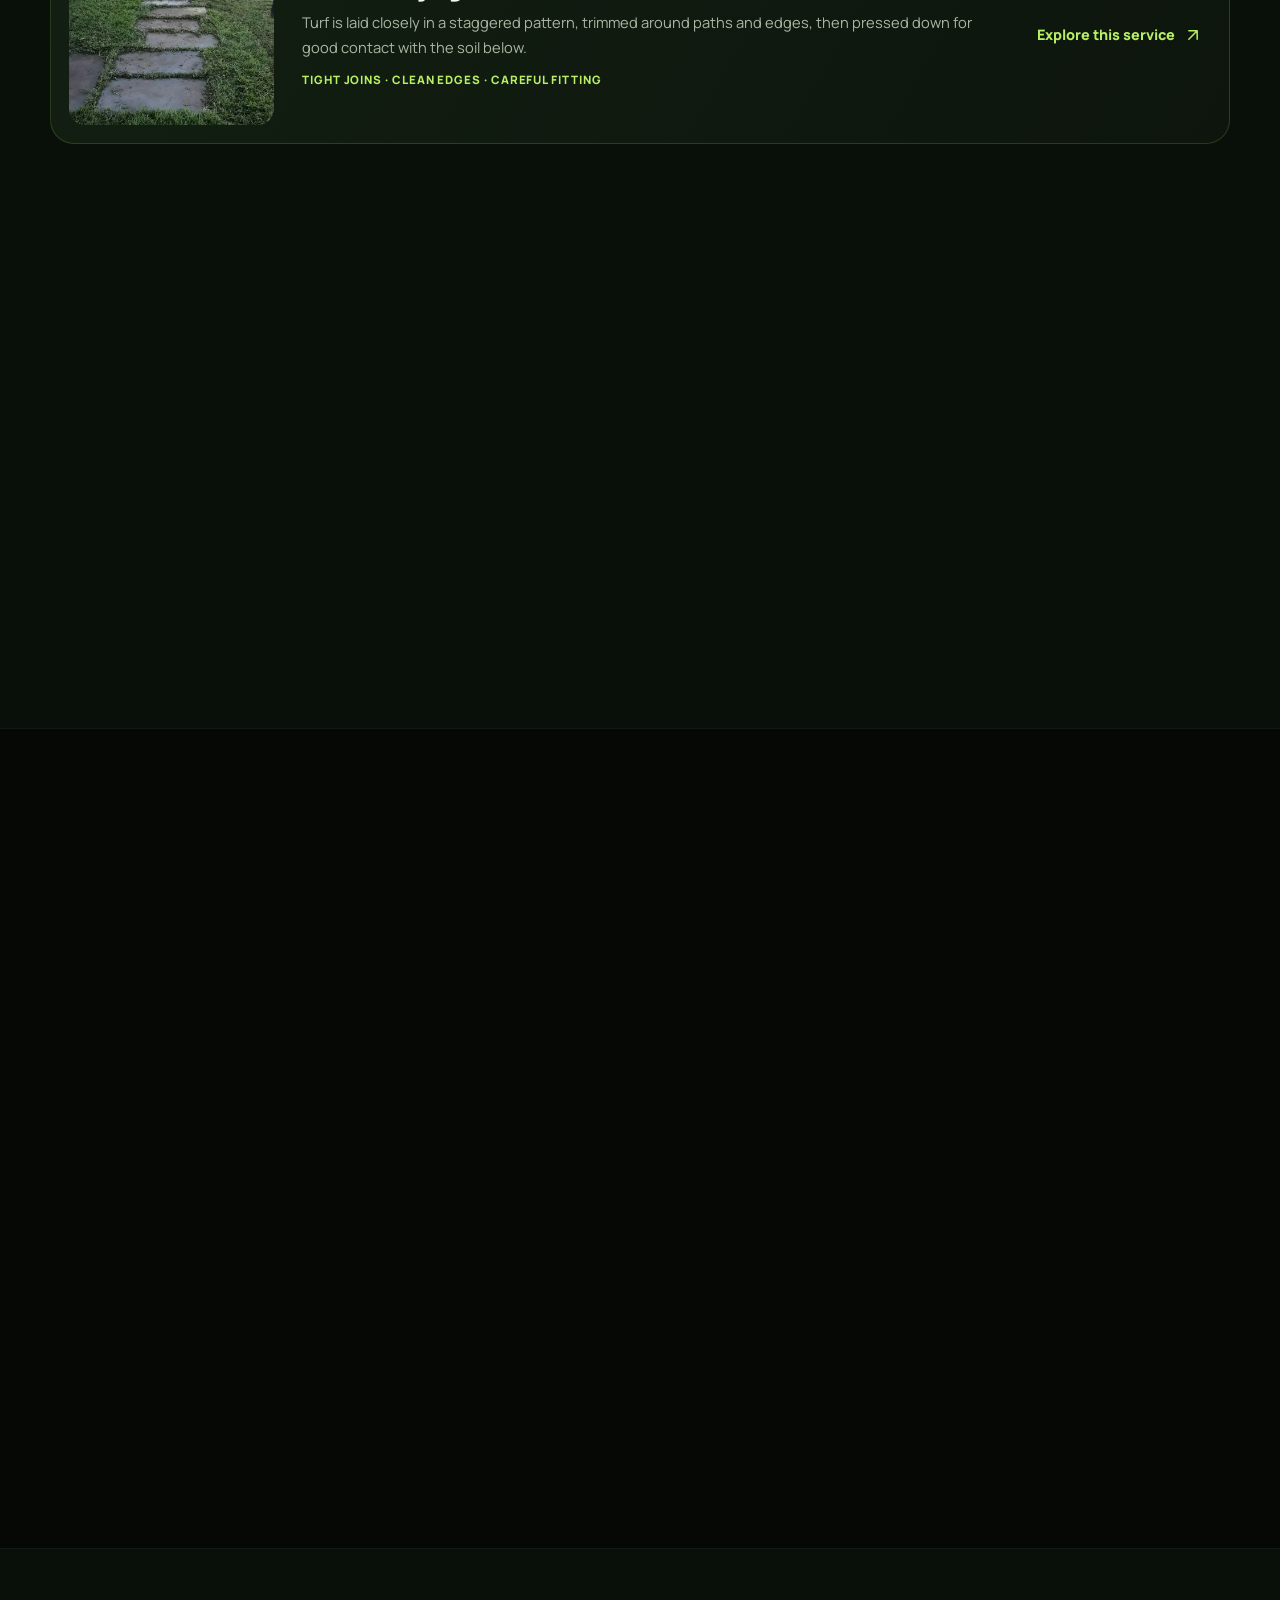
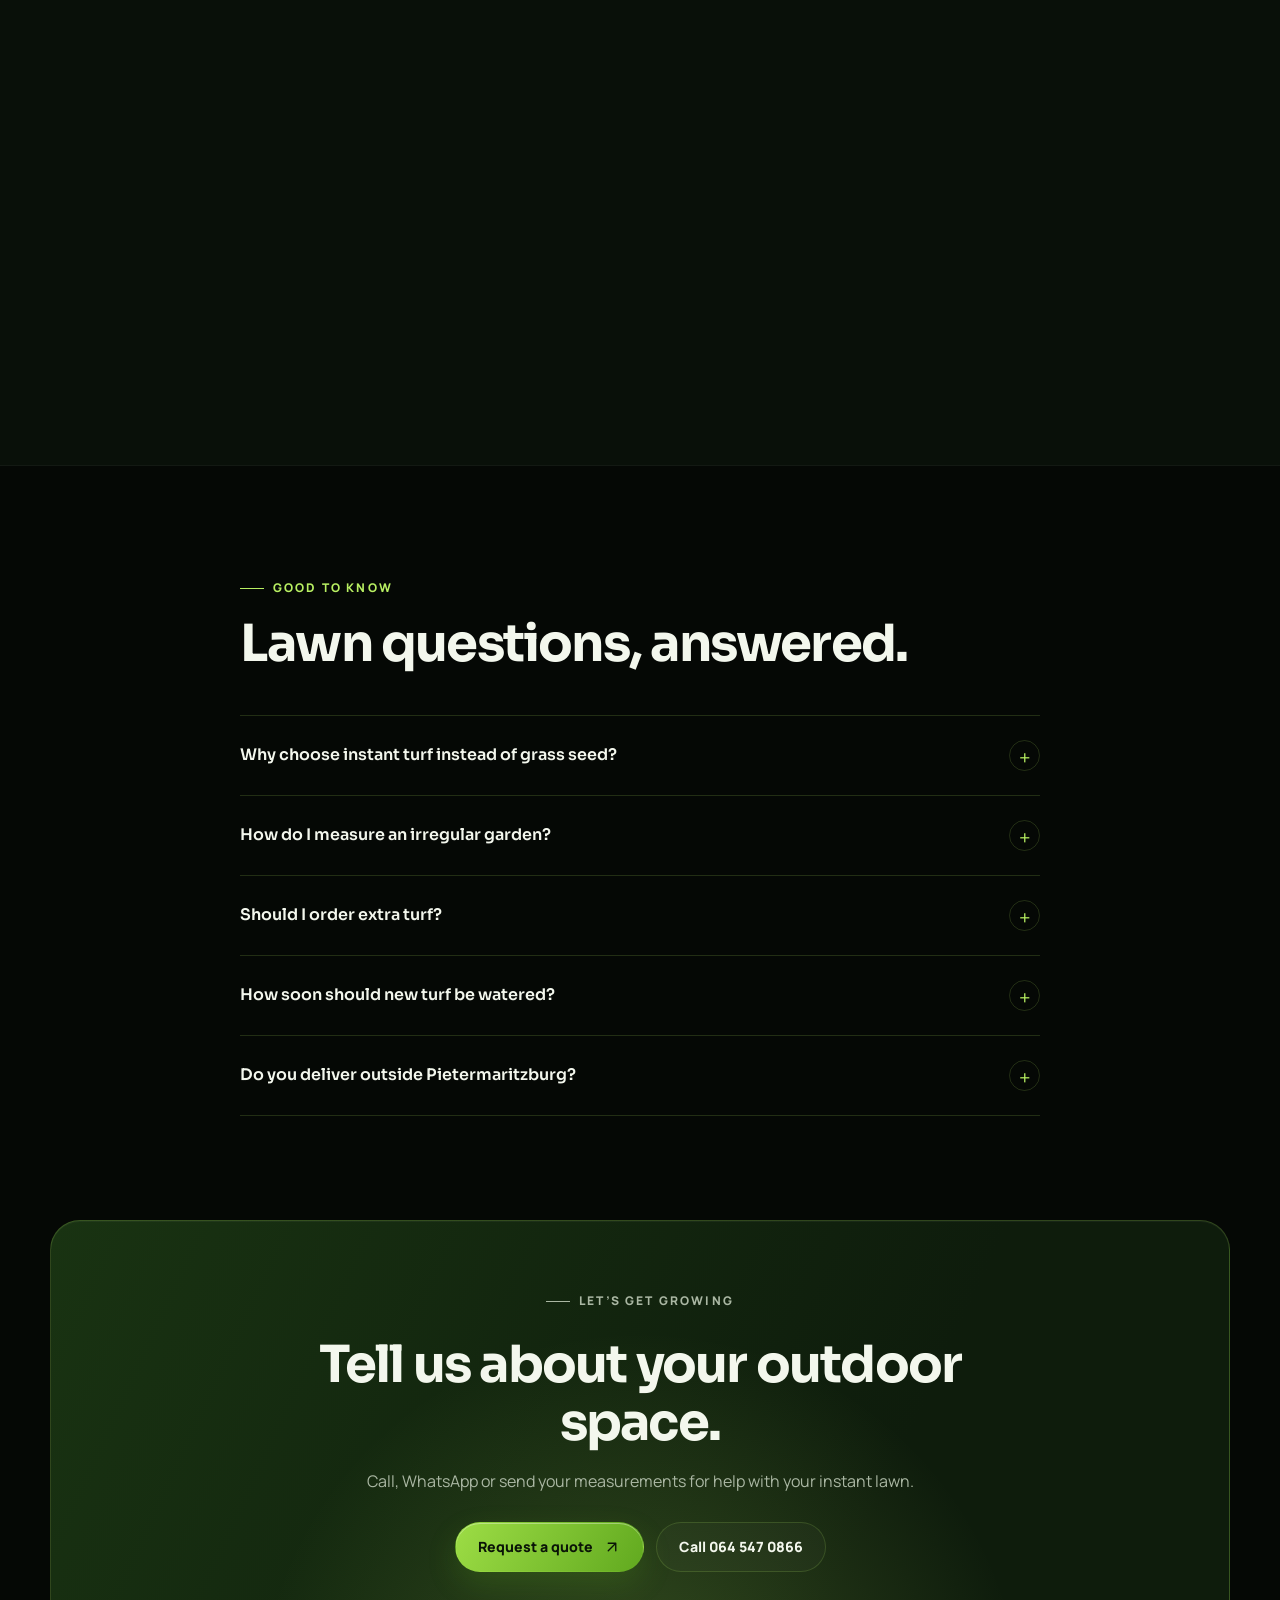
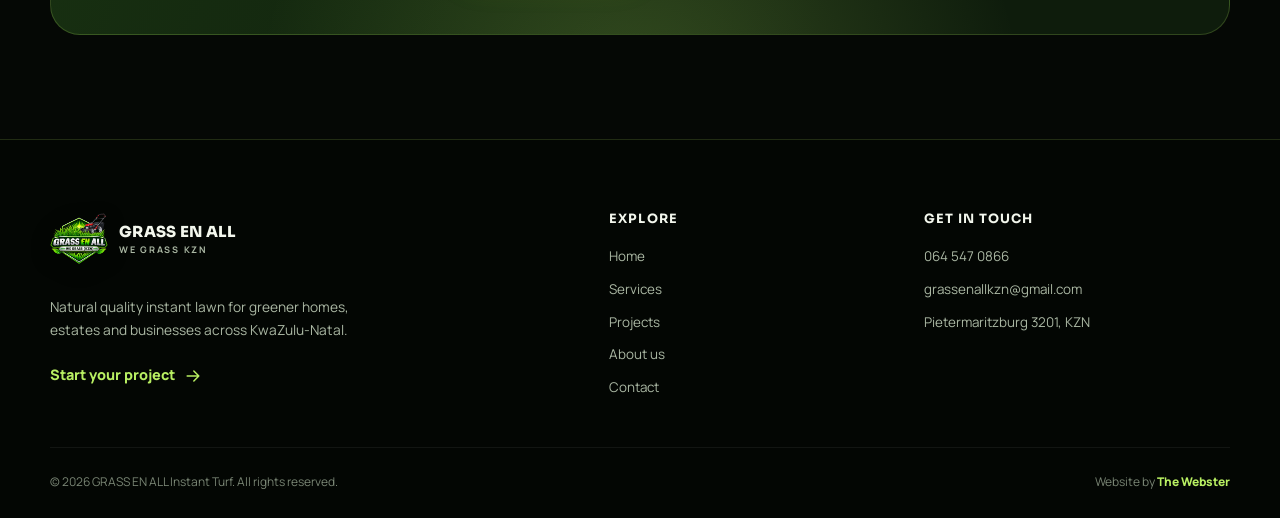
<file: services.html>
<!doctype html>
<html lang="en-ZA">
<head>
  <meta charset="utf-8">
  <meta name="viewport" content="width=device-width, initial-scale=1">
  <title>Instant Turf & Lawn Services | GRASS EN ALL KZN</title>
  <meta name="description" content="Instant turf, ground preparation, turf laying and practical lawn aftercare guidance in Pietermaritzburg, Durban and across KZN. Calculate your lawn area and request a quote.">
  <meta name="theme-color" content="#050805">
  <link rel="icon" href="assets/images/favicon.png" type="image/png">
  <link rel="canonical" href="https://thewebster0326.github.io/grass-en-all-kzn/services.html">
  <meta property="og:title" content="Lawn Services | GRASS EN ALL">
  <meta property="og:description" content="From bare ground to beautiful green — explore our instant turf services.">
  <meta property="og:type" content="website">
  <meta property="og:image" content="https://thewebster0326.github.io/grass-en-all-kzn/assets/images/ground-preparation.webp">
  <script>document.documentElement.classList.add('js');</script>
  <link rel="stylesheet" href="css/styles.css">
</head>
<body>
  <a class="skip-link" href="#main-content">Skip to content</a>
  <header class="site-header"><div class="container nav">
    <a class="brand" href="index.html" aria-label="GRASS EN ALL home"><span class="brand-mark"><img src="assets/images/logo.webp" alt="" aria-hidden="true"></span><span class="brand-name">GRASS EN ALL<small>Instant Turf · KZN</small></span></a>
    <nav class="nav-links" aria-label="Main navigation"><a href="index.html">Home</a><div class="nav-dropdown"><a href="services.html" aria-current="page">Services<span class="dropdown-caret" aria-hidden="true">⌄</span></a><div class="dropdown-menu"><a href="instant-turf.html">Natural Instant Turf</a><a href="ground-preparation.html">Ground Preparation</a><a href="turf-laying.html">Turf Laying</a><a href="turf-delivery.html">Supply &amp; Delivery</a><a href="lawn-aftercare.html">Lawn Aftercare</a></div></div><a href="projects.html">Projects</a><a href="about.html">About</a><a href="contact.html">Contact</a></nav>
    <div class="nav-actions"><a class="btn btn-primary btn-sm" href="tel:+27645470866"><svg class="icon" aria-hidden="true"><use href="assets/icons.svg#phone"></use></svg>064 547 0866</a><button class="menu-toggle" type="button" aria-label="Toggle navigation" aria-expanded="false"><span></span><span></span><span></span></button></div>
  </div></header>

  <main id="main-content">
    <section class="hero page-hero">
      <canvas class="particle-canvas" aria-hidden="true"></canvas>
      <div class="container hero-grid">
        <div class="hero-copy">
          <div class="breadcrumbs"><a href="index.html">Home</a> / <span>Services</span></div>
          <p class="eyebrow">From soil to green</p>
          <h1>Everything your lawn needs to <em>thrive.</em></h1>
          <p class="lead">Quality natural turf, careful preparation and practical guidance — brought together for a lawn that looks good from day one.</p>
          <div class="hero-actions"><a class="btn btn-primary" href="#calculator">Calculate your lawn<svg class="icon" aria-hidden="true"><use href="assets/icons.svg#ruler"></use></svg></a><a class="btn" href="contact.html">Request a quote</a></div>
        </div>
        <div class="hero-visual">
          <div class="floating-chip"><span class="dot"></span>Prepared with care</div>
          <div class="photo-card" data-tilt><img src="assets/images/ground-preparation.webp" alt="Levelled soil prepared for a new instant lawn" width="1600" height="1200" fetchpriority="high"><div class="photo-caption"><strong>A better lawn starts below</strong><span>Preparation</span></div></div>
          <div class="turf-roll" aria-hidden="true"><div class="roll-grass"></div><div class="roll-body"></div><div class="roll-end"></div></div>
        </div>
      </div>
    </section>

    <section class="section section-dark">
      <div class="container">
        <div class="section-head reveal"><div><p class="eyebrow">What we do</p><h2>One team. A greener result.</h2><p class="lead">Whether you are starting from bare soil or replacing an old lawn, we can help you take the next step.</p></div></div>
        <div class="service-list">
          <article class="service-row reveal"><a class="service-image" href="instant-turf.html" aria-label="View natural instant turf service"><img src="assets/images/hero-garden.webp" alt="Fresh natural instant turf in a courtyard" loading="lazy"></a><div><h2>Natural instant turf</h2><p>Enjoy the look and feel of real grass without waiting for seed to grow. Instant turf is a practical choice for home gardens, new builds, estates, schools and business grounds.</p><span class="service-tag">Natural grass · Instant coverage</span></div><a class="text-link" href="instant-turf.html">Explore this service<svg class="icon" aria-hidden="true"><use href="assets/icons.svg#arrow-up-right"></use></svg></a></article>
          <article class="service-row reveal"><a class="service-image" href="ground-preparation.html" aria-label="View ground preparation service"><img src="assets/images/soil-levelling.webp" alt="Ground being levelled for a new lawn" loading="lazy"></a><div><h2>Ground preparation</h2><p>A level, clear base gives turf its best start. Preparation includes removing old growth and stones, shaping the ground and raking the soil to a suitable finish.</p><span class="service-tag">Clearing · Levelling · Soil preparation</span></div><a class="text-link" href="ground-preparation.html">Explore this service<svg class="icon" aria-hidden="true"><use href="assets/icons.svg#arrow-up-right"></use></svg></a></article>
          <article class="service-row reveal"><a class="service-image" href="turf-laying.html" aria-label="View turf laying service"><img src="assets/images/pool-garden.webp" alt="Turf neatly laid around a pool and garden path" loading="lazy"></a><div><h2>Neat turf laying</h2><p>Turf is laid closely in a staggered pattern, trimmed around paths and edges, then pressed down for good contact with the soil below.</p><span class="service-tag">Tight joins · Clean edges · Careful fitting</span></div><a class="text-link" href="turf-laying.html">Explore this service<svg class="icon" aria-hidden="true"><use href="assets/icons.svg#arrow-up-right"></use></svg></a></article>
          <article class="service-row reveal"><a class="service-image" href="turf-delivery.html" aria-label="View turf supply and delivery service"><img src="assets/images/estate-lawn.webp" alt="Large estate lawn supplied with natural turf" loading="lazy"></a><div><h2>Supply & delivery enquiries</h2><p>Order through our Pietermaritzburg or Durban branch. Contact us with your location and quantity so we can confirm supply and discuss delivery options for your area.</p><span class="service-tag">PMB & DBN · Ask about your area</span></div><a class="text-link" href="turf-delivery.html">Explore this service<svg class="icon" aria-hidden="true"><use href="assets/icons.svg#arrow-up-right"></use></svg></a></article>
          <article class="service-row reveal"><a class="service-image" href="lawn-aftercare.html" aria-label="View lawn aftercare guidance"><img src="assets/images/evening-lawn.webp" alt="Healthy green lawn with a stepping-stone path" loading="lazy"></a><div><h2>Aftercare guidance</h2><p>New turf needs consistent care while it establishes. We share straightforward advice on watering and looking after your lawn during those important first weeks.</p><span class="service-tag">Watering · Settling · Lawn care</span></div><a class="text-link" href="lawn-aftercare.html">Explore this service<svg class="icon" aria-hidden="true"><use href="assets/icons.svg#arrow-right"></use></svg></a></article>
        </div>
      </div>
    </section>

    <section class="section" id="calculator">
      <div class="container">
        <div class="section-head reveal"><div><p class="eyebrow">Quick lawn calculator</p><h2>How much turf do you need?</h2><p class="lead">Measure the length and width of a rectangular space. For curves or separate areas, send us your details and we can help.</p></div></div>
        <div class="calculator reveal">
          <form class="calculator-form" id="turf-calculator">
            <h2>Enter your measurements</h2><p>Use metres for the most accurate result.</p>
            <div class="form-row"><div class="field"><label for="length">Lawn length (metres)</label><input id="length" name="length" type="number" min="0.1" step="0.1" inputmode="decimal" placeholder="e.g. 12"></div><div class="field"><label for="width">Lawn width (metres)</label><input id="width" name="width" type="number" min="0.1" step="0.1" inputmode="decimal" placeholder="e.g. 8"></div></div>
            <p class="form-note">This calculator estimates rectangular areas only. It does not calculate pricing.</p>
          </form>
          <div class="calculator-result" aria-live="polite"><span class="result-label">Your lawn area</span><div class="result-number" id="area-result">0 <span>m²</span></div><p class="result-extra" id="area-extra">Enter your lawn measurements to calculate the area.</p><a class="btn btn-primary" id="calculator-whatsapp" href="https://wa.me/27645470866" target="_blank" rel="noopener">Send measurements on WhatsApp<svg class="icon" aria-hidden="true"><use href="assets/icons.svg#arrow-up-right"></use></svg></a></div>
        </div>
      </div>
    </section>

    <section class="section section-dark">
      <div class="container">
        <div class="section-head reveal"><div><p class="eyebrow">How it works</p><h2>From first call to fresh lawn.</h2></div></div>
        <div class="process">
          <div class="process-step reveal"><div class="step-number"></div><h3>Share your space</h3><p>Send your location, measurements and a photo if available.</p></div>
          <div class="process-step reveal delay-1"><div class="step-number"></div><h3>Confirm the plan</h3><p>We discuss your turf needs, preparation and available options.</p></div>
          <div class="process-step reveal delay-2"><div class="step-number"></div><h3>Prepare & lay</h3><p>The ground is prepared and your instant lawn is neatly fitted.</p></div>
          <div class="process-step reveal delay-3"><div class="step-number"></div><h3>Care for it</h3><p>Follow the watering and aftercare guidance as the lawn settles.</p></div>
        </div>
      </div>
    </section>

    <section class="section" id="faq">
      <div class="narrow">
        <div class="section-head reveal"><div><p class="eyebrow">Good to know</p><h2>Lawn questions, answered.</h2></div></div>
        <div class="faq-list reveal">
          <details class="faq-item"><summary>Why choose instant turf instead of grass seed?</summary><p>Instant turf provides immediate coverage and an established look as soon as it is laid. Seed takes longer to grow and needs a longer establishment period before the area looks like a full lawn.</p></details>
          <details class="faq-item"><summary>How do I measure an irregular garden?</summary><p>Divide the space into smaller rectangles, calculate each one, then add the areas together. For curved edges or complicated shapes, send a photo and your approximate measurements so we can help you plan.</p></details>
          <details class="faq-item"><summary>Should I order extra turf?</summary><p>A small allowance helps with trimming, shaping and odd-shaped edges. Our calculator suggests 5% extra as a starting point, but the right allowance depends on your garden layout.</p></details>
          <details class="faq-item"><summary>How soon should new turf be watered?</summary><p>Water new turf thoroughly as soon as it is laid. Keep it consistently moist while the roots establish, and follow the specific aftercare guidance provided for your lawn and conditions.</p></details>
          <details class="faq-item"><summary>Do you deliver outside Pietermaritzburg?</summary><p>GRASS EN ALL has branches in Pietermaritzburg and Durban and serves customers across KZN. Contact us with your location and quantity to confirm delivery availability.</p></details>
        </div>
      </div>
    </section>

    <section class="section" style="padding-top:0"><div class="container cta-panel reveal"><p class="eyebrow">Let’s get growing</p><h2>Tell us about your outdoor space.</h2><p>Call, WhatsApp or send your measurements for help with your instant lawn.</p><div class="cta-actions"><a class="btn btn-primary" href="contact.html">Request a quote<svg class="icon" aria-hidden="true"><use href="assets/icons.svg#arrow-up-right"></use></svg></a><a class="btn" href="tel:+27645470866">Call 064 547 0866</a></div></div></section>
  </main>

  <footer class="site-footer"><div class="container"><div class="footer-grid">
    <div class="footer-brand"><a class="brand" href="index.html"><span class="brand-mark"><img src="assets/images/logo.webp" alt="" aria-hidden="true"></span><span class="brand-name">GRASS EN ALL<small>We Grass KZN</small></span></a><p>Natural quality instant lawn for greener homes, estates and businesses across KwaZulu-Natal.</p><a class="text-link" href="contact.html">Start your project<svg class="icon" aria-hidden="true"><use href="assets/icons.svg#arrow-right"></use></svg></a></div>
    <div><h2 class="footer-title">Explore</h2><div class="footer-links"><a href="index.html">Home</a><a href="services.html">Services</a><a href="projects.html">Projects</a><a href="about.html">About us</a><a href="contact.html">Contact</a></div></div>
    <div><h2 class="footer-title">Get in touch</h2><div class="footer-links"><a href="tel:+27645470866">064 547 0866</a><a href="mailto:grassenallkzn@gmail.com">grassenallkzn@gmail.com</a><a href="https://www.google.com/maps/search/?api=1&amp;query=Grass+En+All+Pietermaritzburg+3201" target="_blank" rel="noopener">Pietermaritzburg 3201, KZN</a></div></div>
  </div><div class="footer-bottom"><p>© <span data-year>2026</span> GRASS EN ALL Instant Turf. All rights reserved.</p><p>Website by <a href="https://thewebster.co.za/" target="_blank" rel="noopener">The Webster</a></p></div></div></footer>
  <a class="whatsapp-float" href="https://wa.me/27645470866?text=Hi%20GRASS%20EN%20ALL%2C%20I%20would%20like%20an%20instant%20turf%20quote." target="_blank" rel="noopener" aria-label="Chat to GRASS EN ALL on WhatsApp"><svg aria-hidden="true"><use href="assets/icons.svg#whatsapp"></use></svg></a>
  <script src="js/main.js" defer></script>
</body>
</html>
</file>
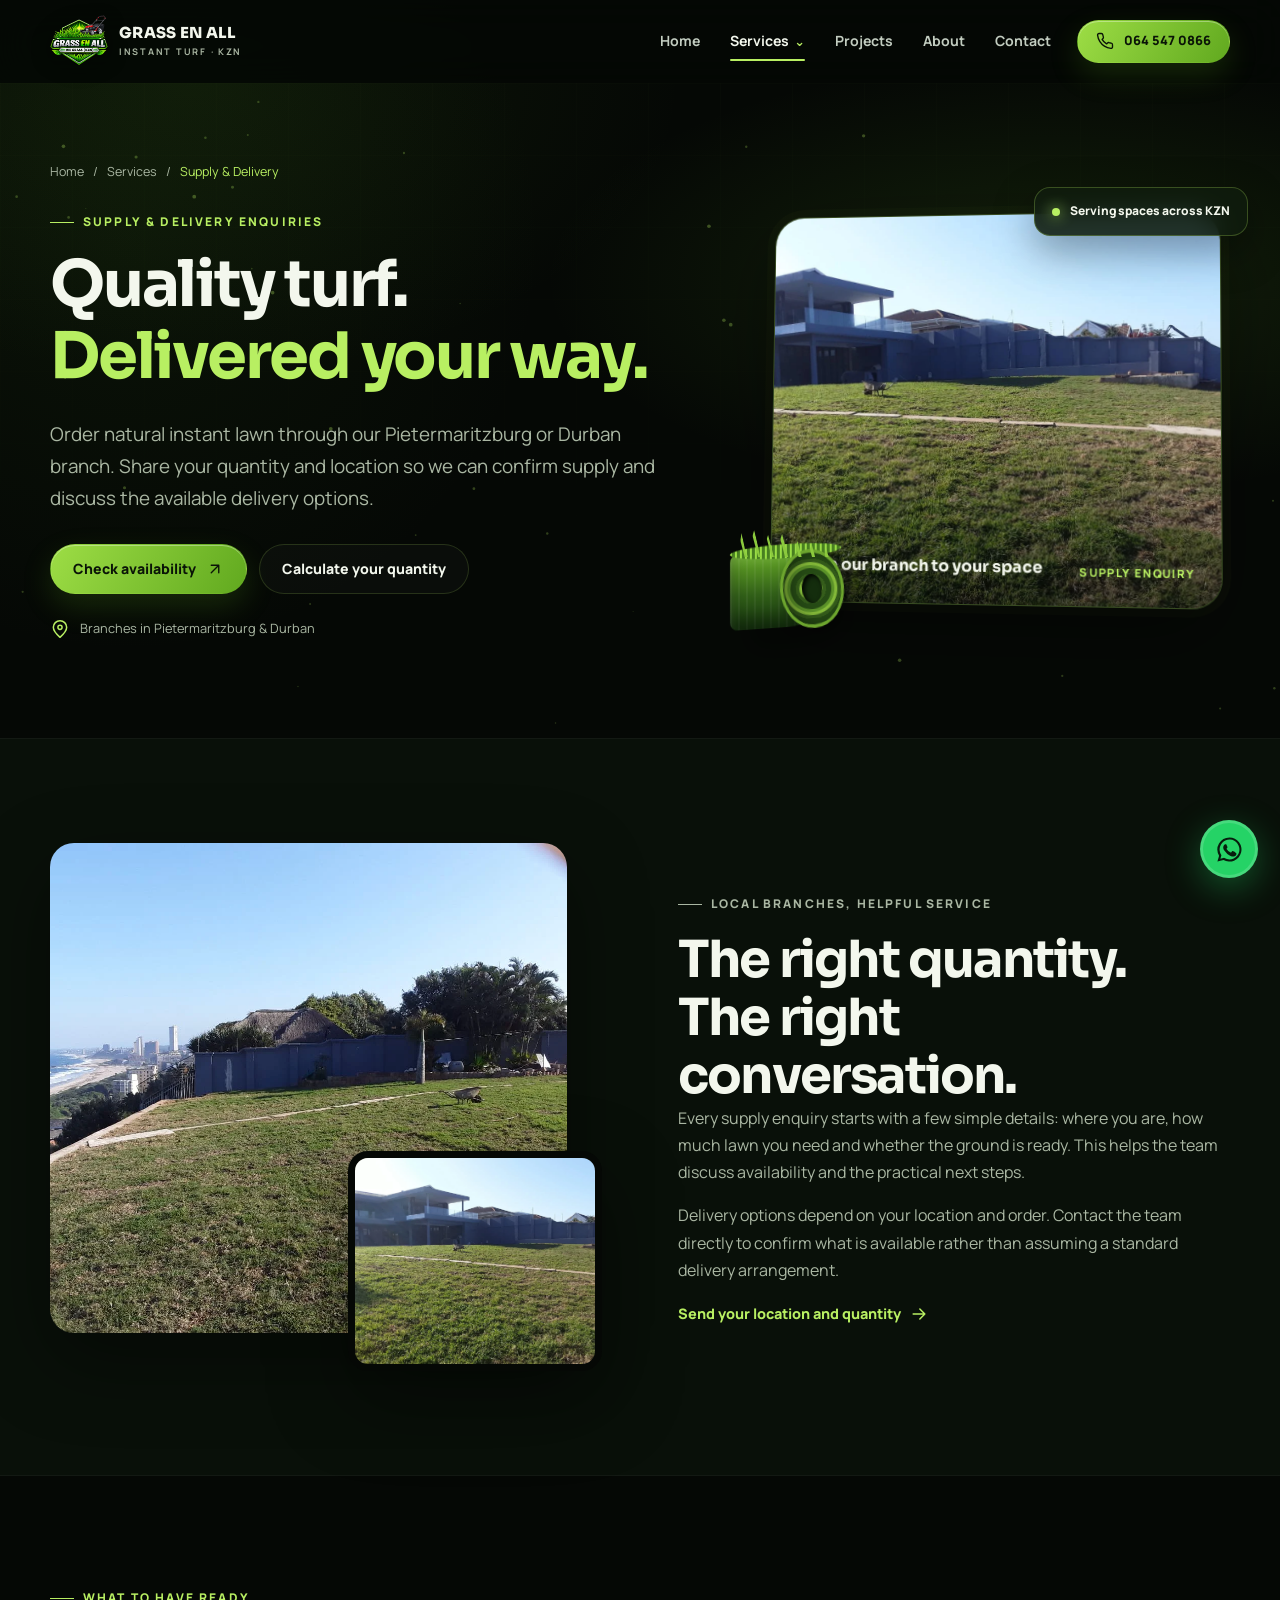
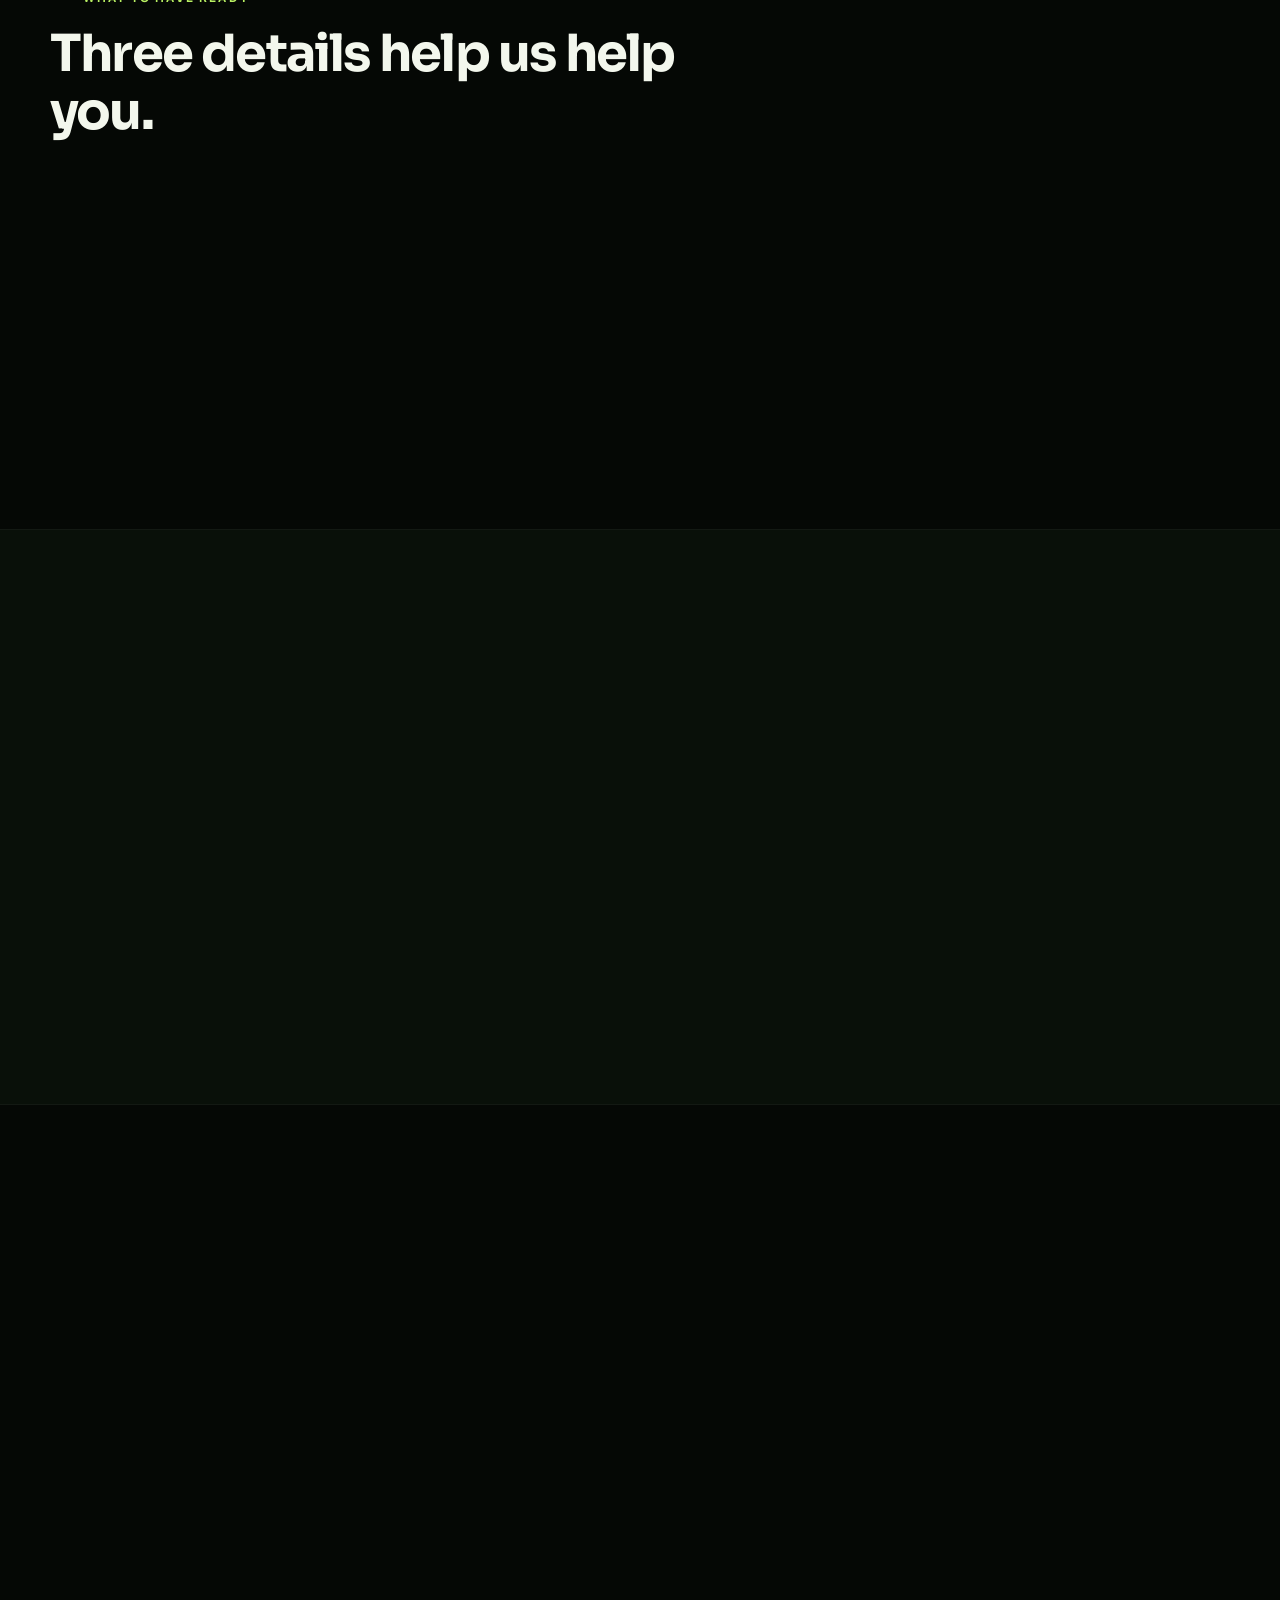
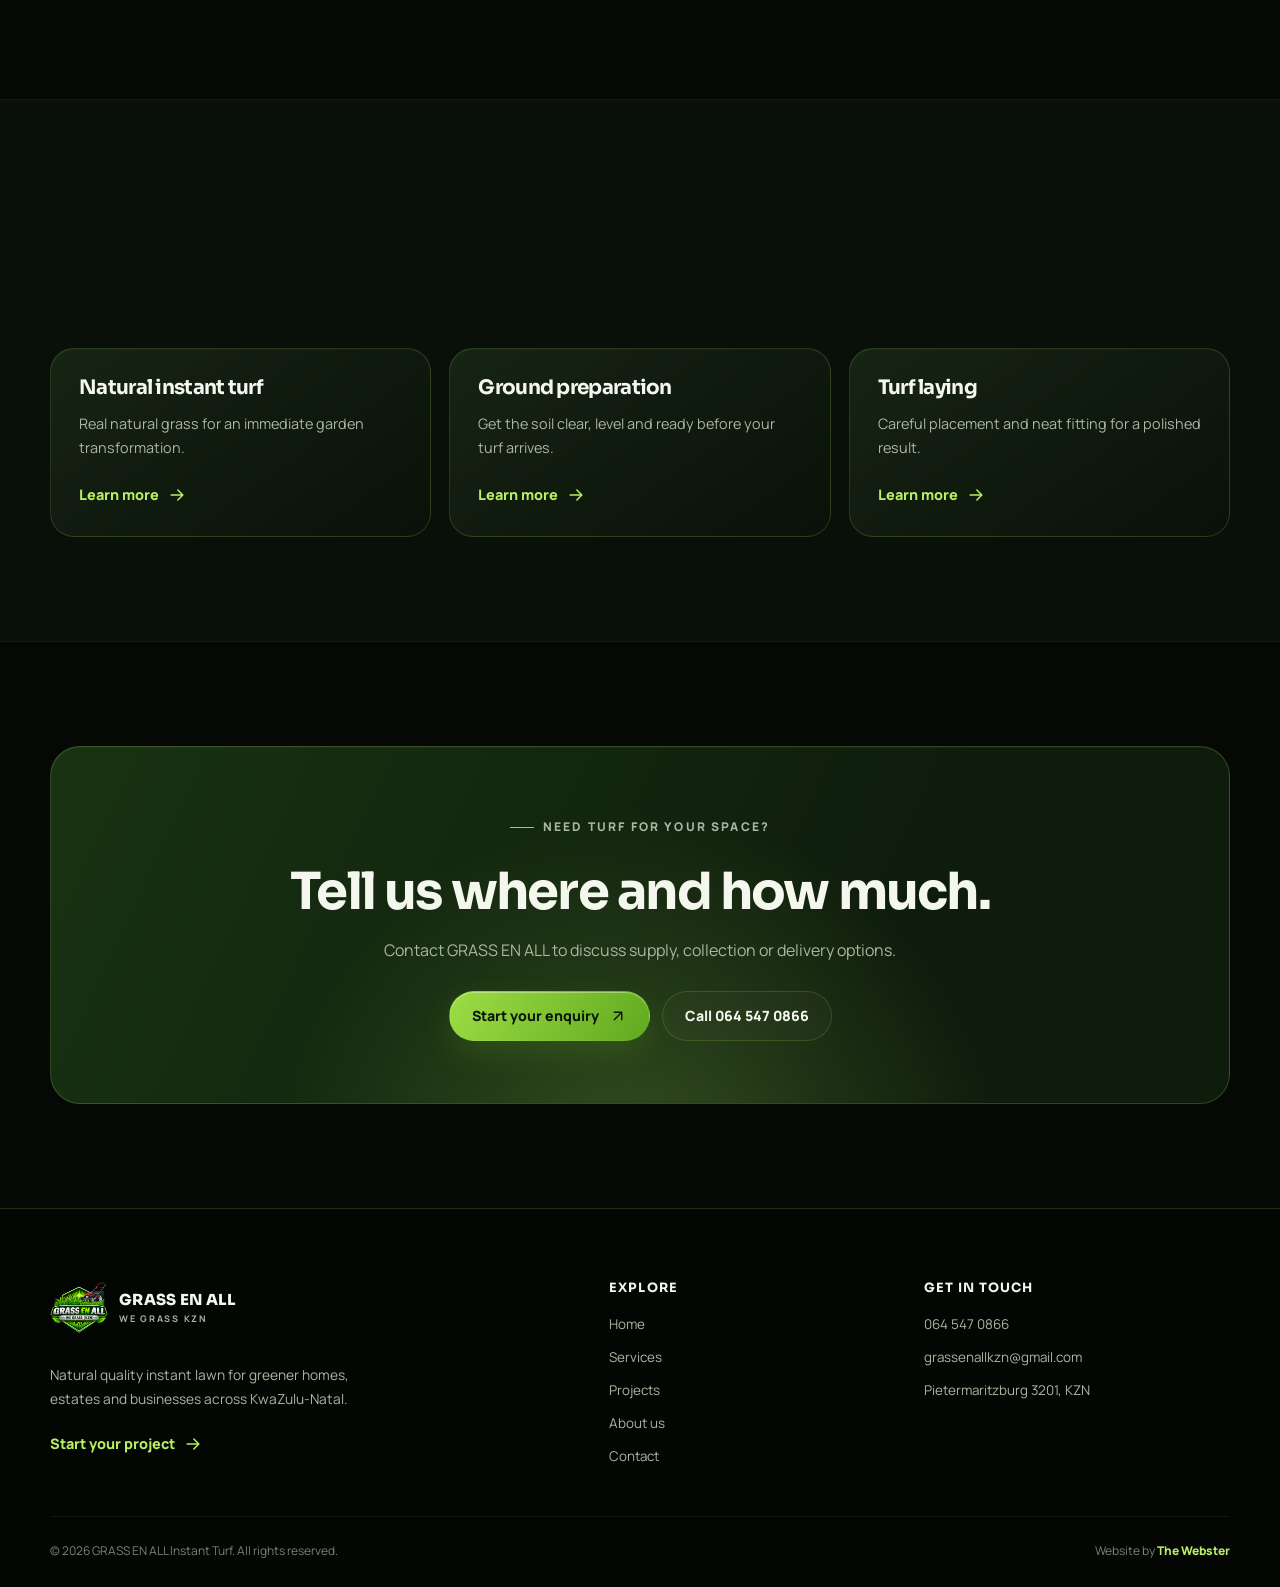
<file: turf-delivery.html>
<!doctype html>
<html lang="en-ZA">
<head>
  <meta charset="utf-8"><meta name="viewport" content="width=device-width, initial-scale=1">
  <title>Turf Supply & Delivery Enquiries | GRASS EN ALL KZN</title>
  <meta name="description" content="Enquire about natural instant turf supply and delivery from GRASS EN ALL branches in Pietermaritzburg and Durban, serving areas across KwaZulu-Natal.">
  <meta name="theme-color" content="#050805"><link rel="icon" href="assets/images/favicon.png" type="image/png"><link rel="canonical" href="https://thewebster0326.github.io/grass-en-all-kzn/turf-delivery.html">
  <meta property="og:title" content="Turf Supply & Delivery | GRASS EN ALL"><meta property="og:description" content="Order natural instant turf through our PMB or Durban branch and ask about delivery to your area."><meta property="og:type" content="website"><meta property="og:image" content="https://thewebster0326.github.io/grass-en-all-kzn/assets/images/estate-lawn.webp">
  <script>document.documentElement.classList.add('js');</script><link rel="stylesheet" href="css/styles.css">
</head>
<body>
  <a class="skip-link" href="#main-content">Skip to content</a>
  <header class="site-header"><div class="container nav"><a class="brand" href="index.html" aria-label="GRASS EN ALL home"><span class="brand-mark"><img src="assets/images/logo.webp" alt="" aria-hidden="true"></span><span class="brand-name">GRASS EN ALL<small>Instant Turf · KZN</small></span></a><nav class="nav-links" aria-label="Main navigation"><a href="index.html">Home</a><div class="nav-dropdown"><a href="services.html" aria-current="page">Services<span class="dropdown-caret" aria-hidden="true">⌄</span></a><div class="dropdown-menu"><a href="instant-turf.html">Natural Instant Turf</a><a href="ground-preparation.html">Ground Preparation</a><a href="turf-laying.html">Turf Laying</a><a href="turf-delivery.html">Supply &amp; Delivery</a><a href="lawn-aftercare.html">Lawn Aftercare</a></div></div><a href="projects.html">Projects</a><a href="about.html">About</a><a href="contact.html">Contact</a></nav><div class="nav-actions"><a class="btn btn-primary btn-sm" href="tel:+27645470866"><svg class="icon" aria-hidden="true"><use href="assets/icons.svg#phone"></use></svg>064 547 0866</a><button class="menu-toggle" type="button" aria-label="Toggle navigation" aria-expanded="false"><span></span><span></span><span></span></button></div></div></header>

  <main id="main-content">
    <section class="hero page-hero"><canvas class="particle-canvas" aria-hidden="true"></canvas><div class="container hero-grid"><div class="hero-copy"><div class="breadcrumbs"><a href="index.html">Home</a> / <a href="services.html">Services</a> / <span>Supply & Delivery</span></div><p class="eyebrow">Supply & delivery enquiries</p><h1>Quality turf.<br><em>Delivered your way.</em></h1><p class="lead">Order natural instant lawn through our Pietermaritzburg or Durban branch. Share your quantity and location so we can confirm supply and discuss the available delivery options.</p><div class="hero-actions"><a class="btn btn-primary" href="contact.html">Check availability<svg class="icon" aria-hidden="true"><use href="assets/icons.svg#arrow-up-right"></use></svg></a><a class="btn" href="services.html#calculator">Calculate your quantity</a></div><p class="hero-note"><svg class="icon" aria-hidden="true"><use href="assets/icons.svg#location"></use></svg>Branches in Pietermaritzburg & Durban</p></div><div class="hero-visual"><div class="floating-chip"><span class="dot"></span>Serving spaces across KZN</div><div class="photo-card" data-tilt><img src="assets/images/estate-lawn.webp" alt="Large green estate lawn supplied with instant turf" width="1288" height="966" fetchpriority="high"><div class="photo-caption"><strong>From our branch to your space</strong><span>Supply enquiry</span></div></div><div class="turf-roll" aria-hidden="true"><div class="roll-grass"></div><div class="roll-body"></div><div class="roll-end"></div></div></div></div></section>

    <section class="section section-dark"><div class="container split"><div class="image-stack reveal"><img src="assets/images/coastal-lawn.webp" alt="Instant lawn at a coastal KZN property" loading="lazy"><img class="stack-small" src="assets/images/estate-lawn-wide.webp" alt="Broad lawn at an estate property" loading="lazy"></div><div class="split-copy reveal delay-1"><p class="eyebrow">Local branches, helpful service</p><h2>The right quantity.<br>The right conversation.</h2><p>Every supply enquiry starts with a few simple details: where you are, how much lawn you need and whether the ground is ready. This helps the team discuss availability and the practical next steps.</p><p>Delivery options depend on your location and order. Contact the team directly to confirm what is available rather than assuming a standard delivery arrangement.</p><a class="text-link" href="contact.html">Send your location and quantity<svg class="icon" aria-hidden="true"><use href="assets/icons.svg#arrow-right"></use></svg></a></div></div></section>

    <section class="section"><div class="container"><div class="section-head reveal"><div><p class="eyebrow">What to have ready</p><h2>Three details help us help you.</h2></div></div><div class="card-grid three"><article class="card reveal"><div class="card-icon"><svg class="icon" aria-hidden="true"><use href="assets/icons.svg#ruler"></use></svg></div><h3>Your lawn area</h3><p>Provide square metres or your length and width measurements. Add a small allowance for cutting and shaping.</p></article><article class="card reveal delay-1"><div class="card-icon"><svg class="icon" aria-hidden="true"><use href="assets/icons.svg#location"></use></svg></div><h3>Your location</h3><p>Share your suburb or town and any useful access information so delivery options can be discussed.</p></article><article class="card reveal delay-2"><div class="card-icon"><svg class="icon" aria-hidden="true"><use href="assets/icons.svg#clock"></use></svg></div><h3>Your preferred timing</h3><p>Let us know when you plan to prepare and lay the lawn so supply and freshness can be considered.</p></article></div></div></section>

    <section class="section section-dark"><div class="container"><div class="section-head reveal"><div><p class="eyebrow">How to enquire</p><h2>Simple supply, start to finish.</h2></div></div><div class="process"><div class="process-step reveal"><div class="step-number"></div><h3>Measure</h3><p>Calculate your area and decide whether you need extra for shaping.</p></div><div class="process-step reveal delay-1"><div class="step-number"></div><h3>Contact</h3><p>Send your quantity, location and preferred project timing.</p></div><div class="process-step reveal delay-2"><div class="step-number"></div><h3>Confirm</h3><p>Discuss turf availability and collection or delivery arrangements.</p></div><div class="process-step reveal delay-3"><div class="step-number"></div><h3>Prepare & lay</h3><p>Have the ground ready and plan to lay and water the turf promptly.</p></div></div></div></section>

    <section class="section"><div class="narrow"><div class="section-head reveal"><div><p class="eyebrow">Supply & delivery FAQs</p><h2>Before placing your order.</h2></div></div><div class="faq-list reveal"><details class="faq-item"><summary>Do you deliver outside Pietermaritzburg?</summary><p>GRASS EN ALL has branches in Pietermaritzburg and Durban and serves customers across KZN. Send your location and quantity to confirm the available options.</p></details><details class="faq-item"><summary>Can I arrange collection instead?</summary><p>Contact your preferred branch to discuss collection availability, timing and the quantity you plan to transport.</p></details><details class="faq-item"><summary>When should I prepare the ground?</summary><p>Plan preparation so the area is ready when the turf arrives. Prompt laying and thorough watering are important for fresh natural turf.</p></details></div></div></section>

    <section class="section section-dark"><div class="container"><div class="section-head reveal"><div><p class="eyebrow">Related services</p><h2>More than turf supply.</h2></div></div><div class="card-grid three"><article class="card reveal"><h3>Natural instant turf</h3><p>Real natural grass for an immediate garden transformation.</p><a class="text-link" href="instant-turf.html">Learn more<svg class="icon" aria-hidden="true"><use href="assets/icons.svg#arrow-right"></use></svg></a></article><article class="card reveal delay-1"><h3>Ground preparation</h3><p>Get the soil clear, level and ready before your turf arrives.</p><a class="text-link" href="ground-preparation.html">Learn more<svg class="icon" aria-hidden="true"><use href="assets/icons.svg#arrow-right"></use></svg></a></article><article class="card reveal delay-2"><h3>Turf laying</h3><p>Careful placement and neat fitting for a polished result.</p><a class="text-link" href="turf-laying.html">Learn more<svg class="icon" aria-hidden="true"><use href="assets/icons.svg#arrow-right"></use></svg></a></article></div></div></section>

    <section class="section"><div class="container cta-panel reveal"><p class="eyebrow">Need turf for your space?</p><h2>Tell us where and how much.</h2><p>Contact GRASS EN ALL to discuss supply, collection or delivery options.</p><div class="cta-actions"><a class="btn btn-primary" href="contact.html">Start your enquiry<svg class="icon" aria-hidden="true"><use href="assets/icons.svg#arrow-up-right"></use></svg></a><a class="btn" href="tel:+27645470866">Call 064 547 0866</a></div></div></section>
  </main>

  <footer class="site-footer"><div class="container"><div class="footer-grid"><div class="footer-brand"><a class="brand" href="index.html"><span class="brand-mark"><img src="assets/images/logo.webp" alt="" aria-hidden="true"></span><span class="brand-name">GRASS EN ALL<small>We Grass KZN</small></span></a><p>Natural quality instant lawn for greener homes, estates and businesses across KwaZulu-Natal.</p><a class="text-link" href="contact.html">Start your project<svg class="icon" aria-hidden="true"><use href="assets/icons.svg#arrow-right"></use></svg></a></div><div><h2 class="footer-title">Explore</h2><div class="footer-links"><a href="index.html">Home</a><a href="services.html">Services</a><a href="projects.html">Projects</a><a href="about.html">About us</a><a href="contact.html">Contact</a></div></div><div><h2 class="footer-title">Get in touch</h2><div class="footer-links"><a href="tel:+27645470866">064 547 0866</a><a href="mailto:grassenallkzn@gmail.com">grassenallkzn@gmail.com</a><a href="https://www.google.com/maps/search/?api=1&amp;query=Grass+En+All+Pietermaritzburg+3201" target="_blank" rel="noopener">Pietermaritzburg 3201, KZN</a></div></div></div><div class="footer-bottom"><p>© <span data-year>2026</span> GRASS EN ALL Instant Turf. All rights reserved.</p><p>Website by <a href="https://thewebster.co.za/" target="_blank" rel="noopener">The Webster</a></p></div></div></footer>
  <a class="whatsapp-float" href="https://wa.me/27645470866?text=Hi%20GRASS%20EN%20ALL%2C%20I%20would%20like%20to%20enquire%20about%20turf%20supply%20and%20delivery." target="_blank" rel="noopener" aria-label="Chat to GRASS EN ALL on WhatsApp"><svg aria-hidden="true"><use href="assets/icons.svg#whatsapp"></use></svg></a><script src="js/main.js" defer></script>
</body>
</html>
</file>
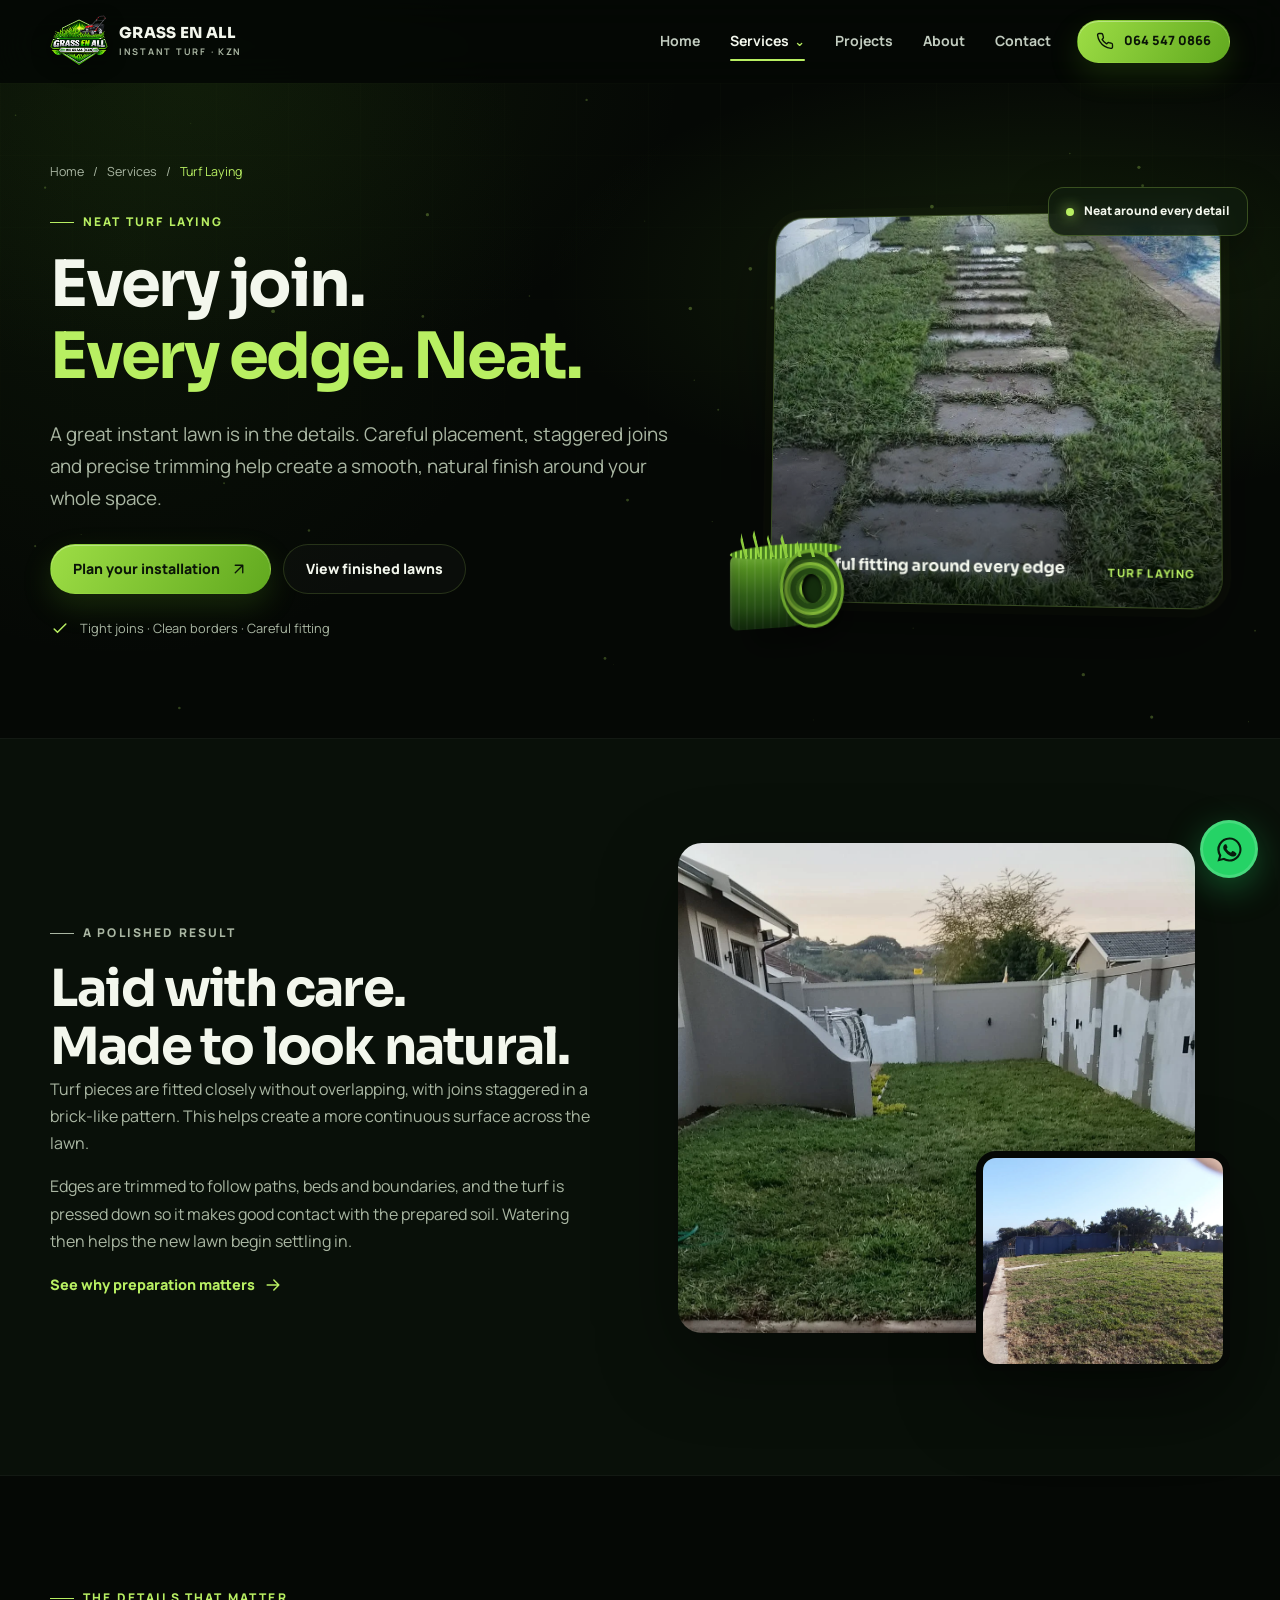
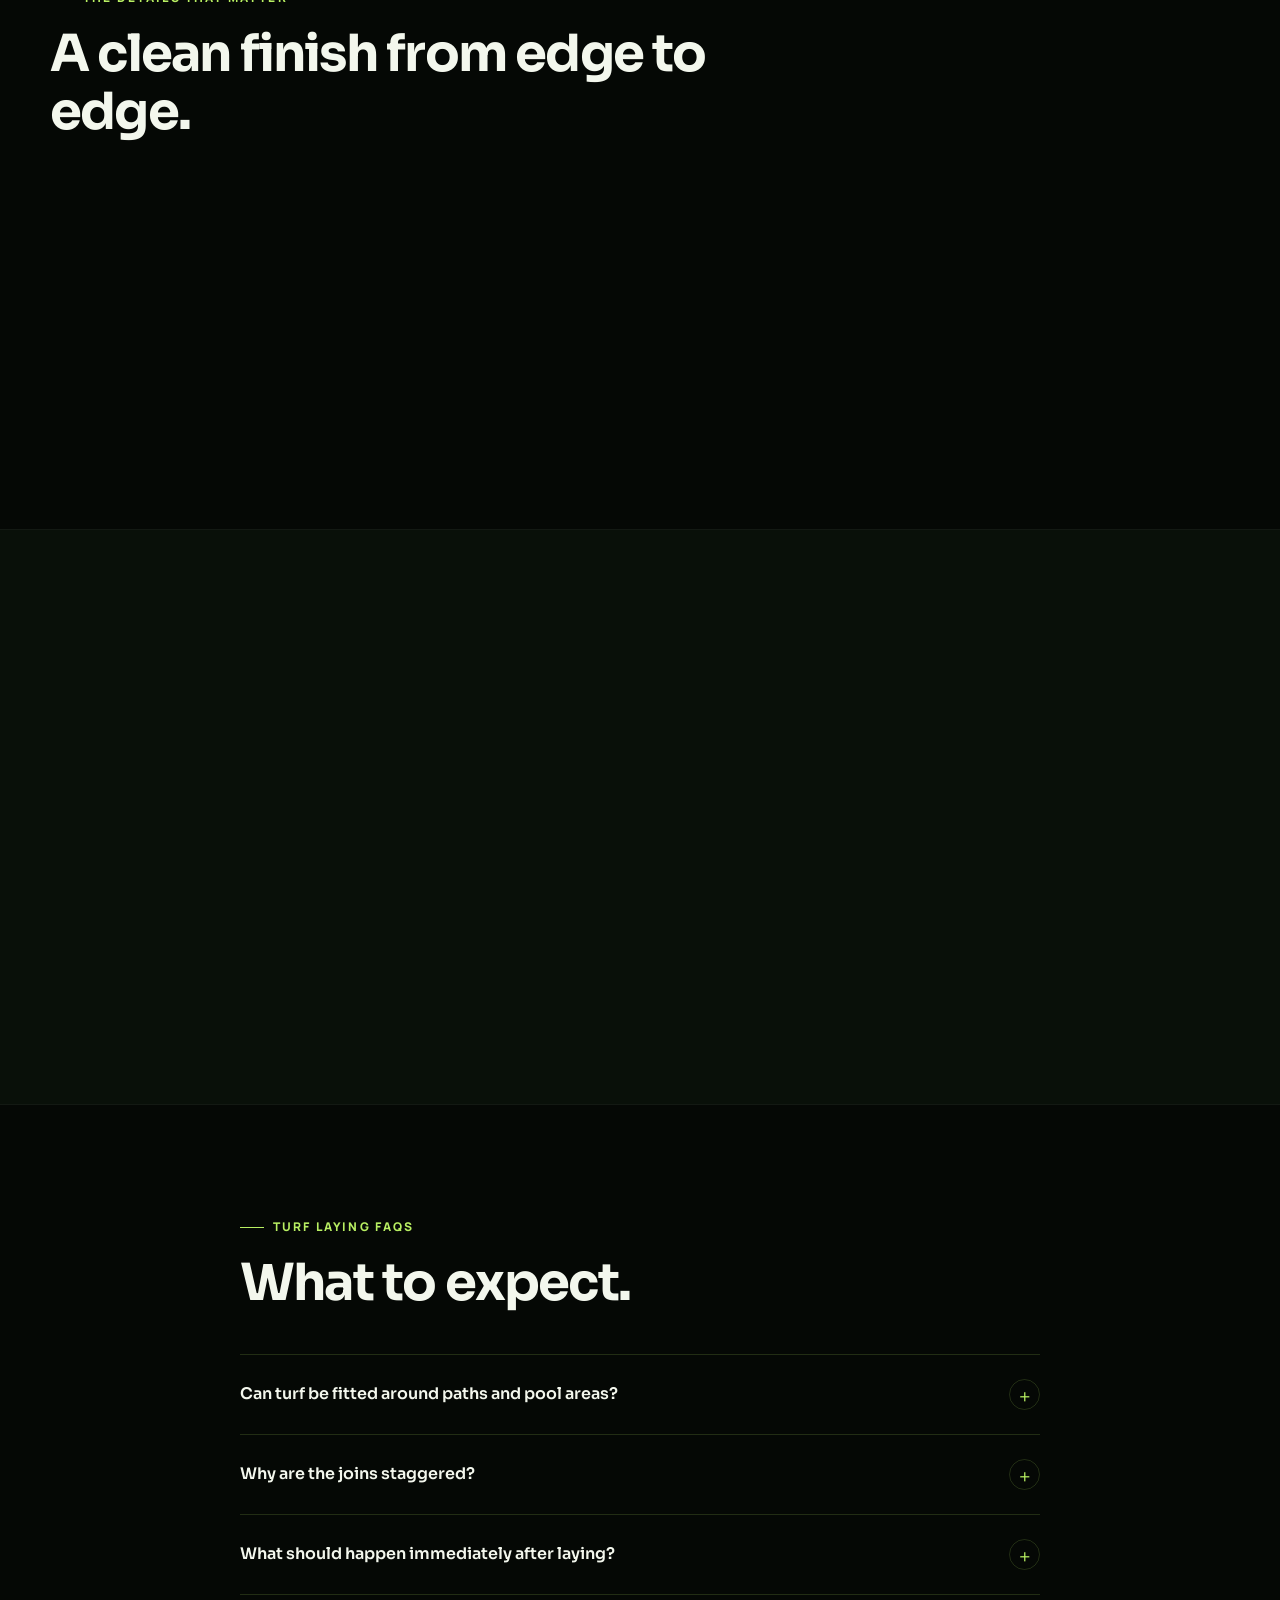
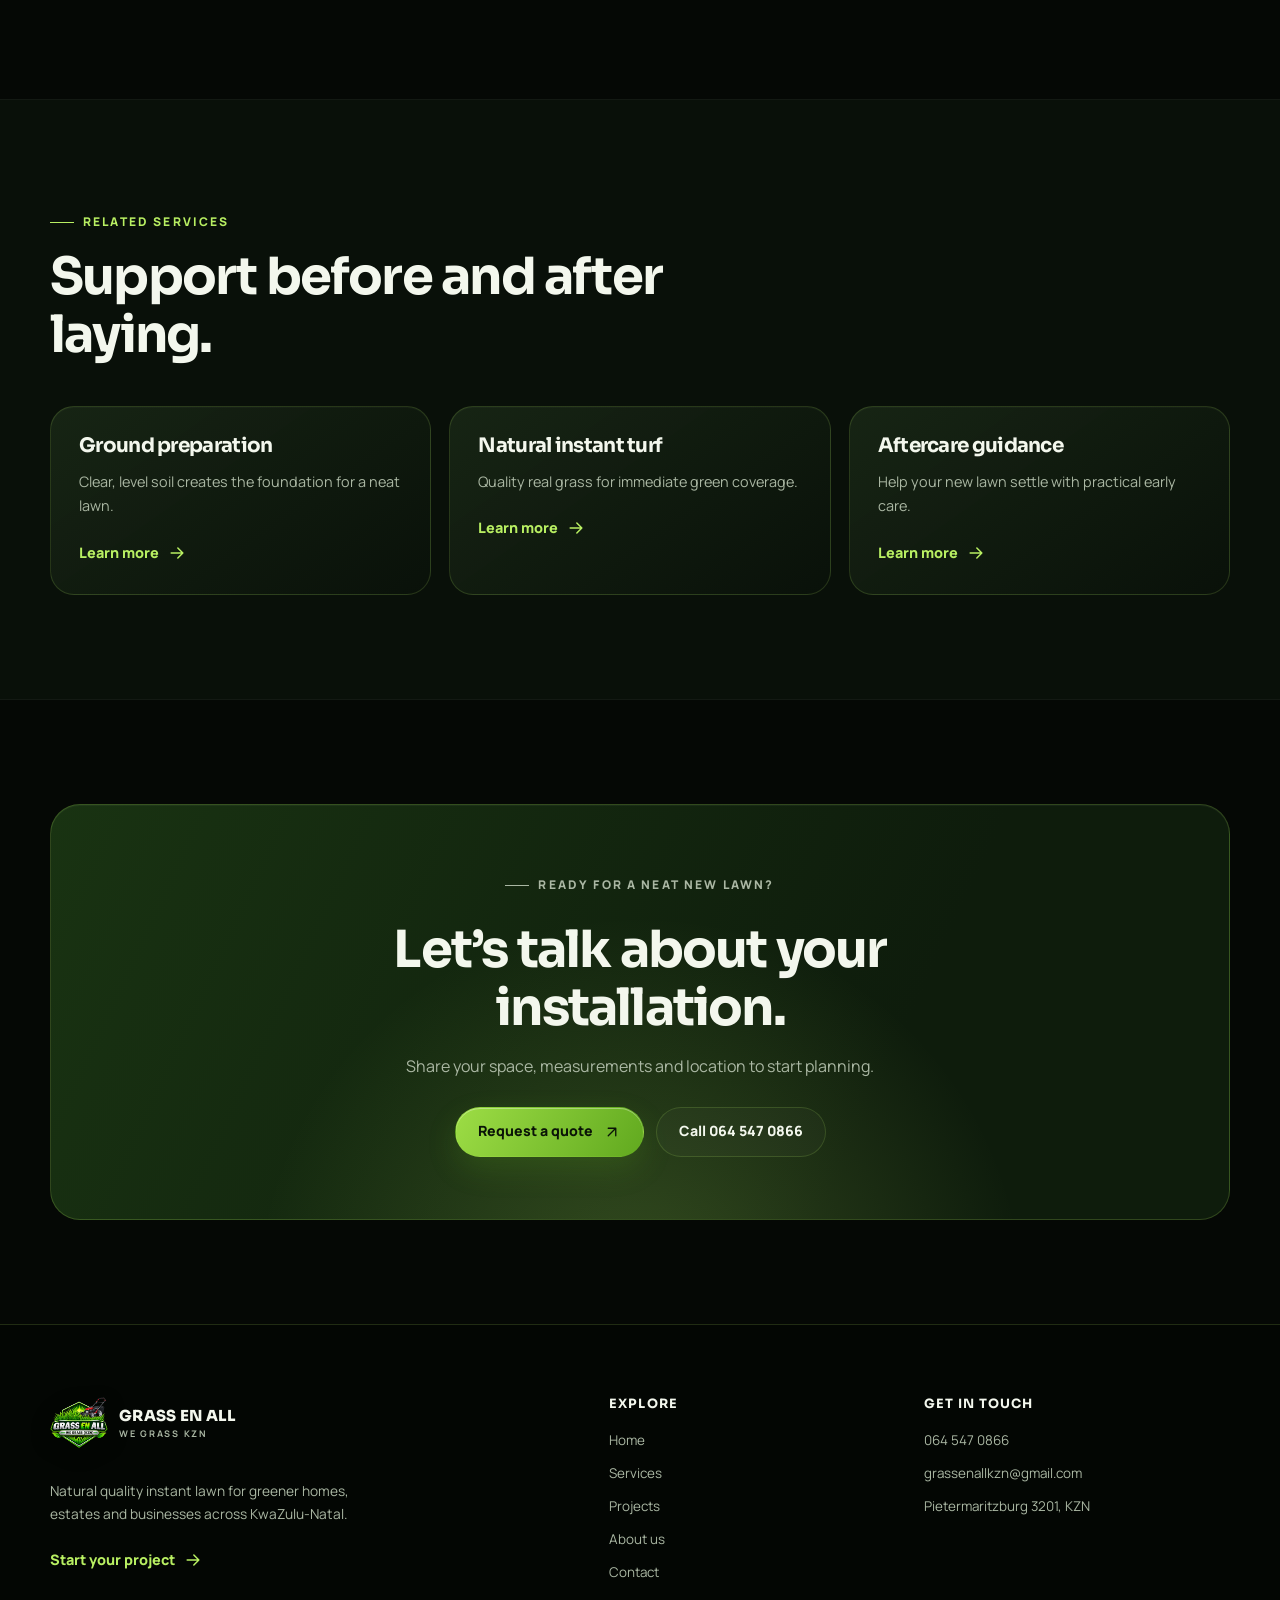
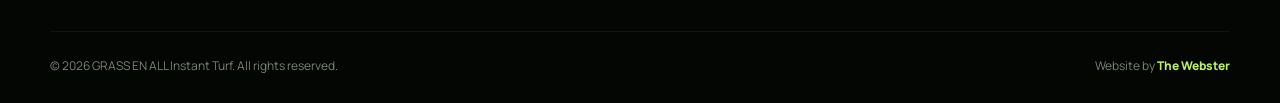
<file: turf-laying.html>
<!doctype html>
<html lang="en-ZA">
<head>
  <meta charset="utf-8"><meta name="viewport" content="width=device-width, initial-scale=1">
  <title>Professional Turf Laying in KZN | GRASS EN ALL</title>
  <meta name="description" content="Neat instant turf laying with close joins, staggered seams and clean edges for gardens, estates and commercial spaces across Pietermaritzburg, Durban and KZN.">
  <meta name="theme-color" content="#050805"><link rel="icon" href="assets/images/favicon.png" type="image/png"><link rel="canonical" href="https://thewebster0326.github.io/grass-en-all-kzn/turf-laying.html">
  <meta property="og:title" content="Neat Turf Laying | GRASS EN ALL"><meta property="og:description" content="Careful placement, close joins and clean edges for a beautiful instant lawn."><meta property="og:type" content="website"><meta property="og:image" content="https://thewebster0326.github.io/grass-en-all-kzn/assets/images/pool-garden.webp">
  <script>document.documentElement.classList.add('js');</script><link rel="stylesheet" href="css/styles.css">
</head>
<body>
  <a class="skip-link" href="#main-content">Skip to content</a>
  <header class="site-header"><div class="container nav"><a class="brand" href="index.html" aria-label="GRASS EN ALL home"><span class="brand-mark"><img src="assets/images/logo.webp" alt="" aria-hidden="true"></span><span class="brand-name">GRASS EN ALL<small>Instant Turf · KZN</small></span></a><nav class="nav-links" aria-label="Main navigation"><a href="index.html">Home</a><div class="nav-dropdown"><a href="services.html" aria-current="page">Services<span class="dropdown-caret" aria-hidden="true">⌄</span></a><div class="dropdown-menu"><a href="instant-turf.html">Natural Instant Turf</a><a href="ground-preparation.html">Ground Preparation</a><a href="turf-laying.html">Turf Laying</a><a href="turf-delivery.html">Supply &amp; Delivery</a><a href="lawn-aftercare.html">Lawn Aftercare</a></div></div><a href="projects.html">Projects</a><a href="about.html">About</a><a href="contact.html">Contact</a></nav><div class="nav-actions"><a class="btn btn-primary btn-sm" href="tel:+27645470866"><svg class="icon" aria-hidden="true"><use href="assets/icons.svg#phone"></use></svg>064 547 0866</a><button class="menu-toggle" type="button" aria-label="Toggle navigation" aria-expanded="false"><span></span><span></span><span></span></button></div></div></header>

  <main id="main-content">
    <section class="hero page-hero"><canvas class="particle-canvas" aria-hidden="true"></canvas><div class="container hero-grid"><div class="hero-copy"><div class="breadcrumbs"><a href="index.html">Home</a> / <a href="services.html">Services</a> / <span>Turf Laying</span></div><p class="eyebrow">Neat turf laying</p><h1>Every join.<br><em>Every edge. Neat.</em></h1><p class="lead">A great instant lawn is in the details. Careful placement, staggered joins and precise trimming help create a smooth, natural finish around your whole space.</p><div class="hero-actions"><a class="btn btn-primary" href="contact.html">Plan your installation<svg class="icon" aria-hidden="true"><use href="assets/icons.svg#arrow-up-right"></use></svg></a><a class="btn" href="projects.html">View finished lawns</a></div><p class="hero-note"><svg class="icon" aria-hidden="true"><use href="assets/icons.svg#check"></use></svg>Tight joins · Clean borders · Careful fitting</p></div><div class="hero-visual"><div class="floating-chip"><span class="dot"></span>Neat around every detail</div><div class="photo-card" data-tilt><img src="assets/images/pool-garden.webp" alt="Turf neatly laid around stepping stones beside a pool" width="720" height="964" fetchpriority="high"><div class="photo-caption"><strong>Careful fitting around every edge</strong><span>Turf laying</span></div></div><div class="turf-roll" aria-hidden="true"><div class="roll-grass"></div><div class="roll-body"></div><div class="roll-end"></div></div></div></div></section>

    <section class="section section-dark"><div class="container split"><div class="split-copy reveal"><p class="eyebrow">A polished result</p><h2>Laid with care.<br>Made to look natural.</h2><p>Turf pieces are fitted closely without overlapping, with joins staggered in a brick-like pattern. This helps create a more continuous surface across the lawn.</p><p>Edges are trimmed to follow paths, beds and boundaries, and the turf is pressed down so it makes good contact with the prepared soil. Watering then helps the new lawn begin settling in.</p><a class="text-link" href="ground-preparation.html">See why preparation matters<svg class="icon" aria-hidden="true"><use href="assets/icons.svg#arrow-right"></use></svg></a></div><div class="image-stack reveal delay-1"><img src="assets/images/hero-garden.webp" alt="Completed courtyard lawn with neatly fitted turf" loading="lazy"><img class="stack-small" src="assets/images/coastal-lawn-detail.webp" alt="Turf fitted neatly beside a garden path" loading="lazy"></div></div></section>

    <section class="section"><div class="container"><div class="section-head reveal"><div><p class="eyebrow">The details that matter</p><h2>A clean finish from edge to edge.</h2></div></div><div class="card-grid three"><article class="card reveal"><div class="card-icon"><svg class="icon" aria-hidden="true"><use href="assets/icons.svg#layout"></use></svg></div><h3>Staggered joins</h3><p>Pieces are laid in a staggered pattern and fitted closely for a more even, continuous lawn surface.</p></article><article class="card reveal delay-1"><div class="card-icon"><svg class="icon" aria-hidden="true"><use href="assets/icons.svg#ruler"></use></svg></div><h3>Accurate trimming</h3><p>Turf is cut to follow the actual shape of your garden, including paths, beds, curves and boundaries.</p></article><article class="card reveal delay-2"><div class="card-icon"><svg class="icon" aria-hidden="true"><use href="assets/icons.svg#drop"></use></svg></div><h3>Contact & watering</h3><p>Good soil contact and prompt watering give the new turf the conditions it needs to begin establishing.</p></article></div></div></section>

    <section class="section section-dark"><div class="container"><div class="section-head reveal"><div><p class="eyebrow">Laying your lawn</p><h2>A careful, practical process.</h2></div></div><div class="process"><div class="process-step reveal"><div class="step-number"></div><h3>Check the base</h3><p>Confirm the ground is clear, level and ready for the turf.</p></div><div class="process-step reveal delay-1"><div class="step-number"></div><h3>Place the turf</h3><p>Lay pieces closely with staggered joins across the space.</p></div><div class="process-step reveal delay-2"><div class="step-number"></div><h3>Trim & press</h3><p>Fit the edges neatly and press the turf onto the soil.</p></div><div class="process-step reveal delay-3"><div class="step-number"></div><h3>Water well</h3><p>Give the completed lawn a thorough watering and aftercare guidance.</p></div></div></div></section>

    <section class="section"><div class="narrow"><div class="section-head reveal"><div><p class="eyebrow">Turf laying FAQs</p><h2>What to expect.</h2></div></div><div class="faq-list reveal"><details class="faq-item"><summary>Can turf be fitted around paths and pool areas?</summary><p>Yes. Turf can be trimmed around fixed features, stepping stones, beds and boundaries. Share photos so the layout and detail work can be discussed.</p></details><details class="faq-item"><summary>Why are the joins staggered?</summary><p>A staggered, brick-like pattern avoids long continuous seams and helps create a more natural-looking lawn surface.</p></details><details class="faq-item"><summary>What should happen immediately after laying?</summary><p>The turf should make good contact with the soil and be watered thoroughly. Ongoing moisture and suitable aftercare are important while it establishes.</p></details></div></div></section>

    <section class="section section-dark"><div class="container"><div class="section-head reveal"><div><p class="eyebrow">Related services</p><h2>Support before and after laying.</h2></div></div><div class="card-grid three"><article class="card reveal"><h3>Ground preparation</h3><p>Clear, level soil creates the foundation for a neat lawn.</p><a class="text-link" href="ground-preparation.html">Learn more<svg class="icon" aria-hidden="true"><use href="assets/icons.svg#arrow-right"></use></svg></a></article><article class="card reveal delay-1"><h3>Natural instant turf</h3><p>Quality real grass for immediate green coverage.</p><a class="text-link" href="instant-turf.html">Learn more<svg class="icon" aria-hidden="true"><use href="assets/icons.svg#arrow-right"></use></svg></a></article><article class="card reveal delay-2"><h3>Aftercare guidance</h3><p>Help your new lawn settle with practical early care.</p><a class="text-link" href="lawn-aftercare.html">Learn more<svg class="icon" aria-hidden="true"><use href="assets/icons.svg#arrow-right"></use></svg></a></article></div></div></section>

    <section class="section"><div class="container cta-panel reveal"><p class="eyebrow">Ready for a neat new lawn?</p><h2>Let’s talk about your installation.</h2><p>Share your space, measurements and location to start planning.</p><div class="cta-actions"><a class="btn btn-primary" href="contact.html">Request a quote<svg class="icon" aria-hidden="true"><use href="assets/icons.svg#arrow-up-right"></use></svg></a><a class="btn" href="tel:+27645470866">Call 064 547 0866</a></div></div></section>
  </main>

  <footer class="site-footer"><div class="container"><div class="footer-grid"><div class="footer-brand"><a class="brand" href="index.html"><span class="brand-mark"><img src="assets/images/logo.webp" alt="" aria-hidden="true"></span><span class="brand-name">GRASS EN ALL<small>We Grass KZN</small></span></a><p>Natural quality instant lawn for greener homes, estates and businesses across KwaZulu-Natal.</p><a class="text-link" href="contact.html">Start your project<svg class="icon" aria-hidden="true"><use href="assets/icons.svg#arrow-right"></use></svg></a></div><div><h2 class="footer-title">Explore</h2><div class="footer-links"><a href="index.html">Home</a><a href="services.html">Services</a><a href="projects.html">Projects</a><a href="about.html">About us</a><a href="contact.html">Contact</a></div></div><div><h2 class="footer-title">Get in touch</h2><div class="footer-links"><a href="tel:+27645470866">064 547 0866</a><a href="mailto:grassenallkzn@gmail.com">grassenallkzn@gmail.com</a><a href="https://www.google.com/maps/search/?api=1&amp;query=Grass+En+All+Pietermaritzburg+3201" target="_blank" rel="noopener">Pietermaritzburg 3201, KZN</a></div></div></div><div class="footer-bottom"><p>© <span data-year>2026</span> GRASS EN ALL Instant Turf. All rights reserved.</p><p>Website by <a href="https://thewebster.co.za/" target="_blank" rel="noopener">The Webster</a></p></div></div></footer>
  <a class="whatsapp-float" href="https://wa.me/27645470866?text=Hi%20GRASS%20EN%20ALL%2C%20I%20would%20like%20to%20discuss%20turf%20laying." target="_blank" rel="noopener" aria-label="Chat to GRASS EN ALL on WhatsApp"><svg aria-hidden="true"><use href="assets/icons.svg#whatsapp"></use></svg></a><script src="js/main.js" defer></script>
</body>
</html>
</file>
<file: css/styles.css>
@import url('https://fonts.googleapis.com/css2?family=Manrope:wght@400;500;600;700;800&family=Sora:wght@500;600;700;800&display=swap');

:root {
  --bg: #050805;
  --bg-soft: #091009;
  --surface: #0d150d;
  --surface-2: #131f12;
  --surface-3: #1a2817;
  --text: #f3f7ed;
  --muted: #aab7a3;
  --lime: #b8ef62;
  --green: #74bd2d;
  --green-dark: #285d1c;
  --red: #a80e18;
  --line: rgba(184, 239, 98, 0.16);
  --glow: rgba(116, 189, 45, 0.25);
  --shadow: 0 28px 80px rgba(0, 0, 0, 0.42);
  --radius: 24px;
  --font-body: 'Manrope', system-ui, -apple-system, BlinkMacSystemFont, 'Segoe UI', sans-serif;
  --font-display: 'Sora', 'Manrope', system-ui, sans-serif;
}

*, *::before, *::after { box-sizing: border-box; }
html { scroll-behavior: smooth; scroll-padding-top: 100px; }
body {
  margin: 0;
  min-width: 320px;
  overflow-x: hidden;
  background:
    radial-gradient(circle at 10% 5%, rgba(66, 126, 31, 0.09), transparent 26rem),
    var(--bg);
  color: var(--text);
  font-family: var(--font-body);
  font-size: 16px;
  line-height: 1.7;
  -webkit-font-smoothing: antialiased;
}
body.menu-open { overflow: hidden; }
img { display: block; max-width: 100%; }
a { color: inherit; text-decoration: none; }
button, input, select, textarea { font: inherit; }
button, a { -webkit-tap-highlight-color: transparent; }
button { color: inherit; }
::selection { background: var(--lime); color: #102007; }
:focus-visible { outline: 3px solid var(--lime); outline-offset: 4px; }

.skip-link {
  position: fixed;
  top: 10px;
  left: 10px;
  z-index: 200;
  padding: 10px 16px;
  border-radius: 8px;
  background: var(--lime);
  color: #0c1608;
  font-weight: 800;
  transform: translateY(-150%);
}
.skip-link:focus { transform: translateY(0); }
.container { width: min(1180px, calc(100% - 40px)); margin-inline: auto; }
.narrow { width: min(800px, calc(100% - 40px)); margin-inline: auto; }
.section { position: relative; padding: 104px 0; }
.section-sm { padding: 72px 0; }
.section-dark { background: var(--bg-soft); border-block: 1px solid rgba(255,255,255,.04); }
.section-head { display: flex; align-items: end; justify-content: space-between; gap: 32px; margin-bottom: 42px; }
.section-head > div { max-width: 680px; }
.section-head .btn { flex: none; }
.eyebrow {
  display: inline-flex;
  align-items: center;
  gap: 9px;
  margin: 0 0 18px;
  color: var(--lime);
  font-size: .75rem;
  font-weight: 800;
  letter-spacing: .18em;
  line-height: 1.4;
  text-transform: uppercase;
}
.eyebrow::before { content: ''; width: 24px; height: 1px; background: currentColor; }
h1, h2, h3, h4 { margin: 0; font-family: var(--font-display); line-height: 1.13; letter-spacing: -.035em; }
h1 { font-size: clamp(2.8rem, 6vw, 5.6rem); }
h2 { font-size: clamp(2rem, 4vw, 3.35rem); }
h3 { font-size: 1.25rem; }
p { margin: 0 0 1rem; }
.lead { max-width: 650px; color: var(--muted); font-size: clamp(1.02rem, 1.5vw, 1.18rem); }
.text-lime { color: var(--lime); }
.muted { color: var(--muted); }
.small { font-size: .88rem; }
.icon { width: 20px; height: 20px; flex: none; fill: none; stroke: currentColor; stroke-width: 1.8; stroke-linecap: round; stroke-linejoin: round; }

.site-header {
  position: sticky;
  top: 0;
  z-index: 100;
  border-bottom: 1px solid transparent;
  background: rgba(5, 8, 5, .76);
  backdrop-filter: blur(18px);
  -webkit-backdrop-filter: blur(18px);
  transition: border-color .25s, background .25s;
}
.site-header.scrolled { border-color: var(--line); background: rgba(5, 8, 5, .94); }
.nav { min-height: 82px; display: flex; align-items: center; justify-content: space-between; gap: 26px; }
.brand { display: inline-flex; align-items: center; gap: 11px; flex: none; }
.brand-mark {
  display: grid;
  place-items: center;
  width: 58px;
  height: 54px;
  flex: none;
}
.brand-mark img { width: 58px; height: 54px; object-fit: contain; filter: drop-shadow(0 5px 10px rgba(0,0,0,.25)); }
.brand-name { font-family: var(--font-display); font-size: .95rem; font-weight: 800; letter-spacing: .02em; line-height: 1.2; }
.brand-name small { display: block; margin-top: 4px; color: var(--muted); font-family: var(--font-body); font-size: .57rem; font-weight: 700; letter-spacing: .19em; text-transform: uppercase; }
.nav-links { display: flex; align-items: center; gap: 30px; margin-left: auto; }
.nav-links a { position: relative; padding: 27px 0; color: #c2ccc0; font-size: .88rem; font-weight: 700; }
.nav-links a::after { content: ''; position: absolute; right: 0; bottom: 19px; left: 0; height: 2px; border-radius: 2px; background: var(--lime); transform: scaleX(0); transition: transform .25s; }
.nav-links a:hover, .nav-links a[aria-current='page'] { color: var(--text); }
.nav-links a:hover::after, .nav-links a[aria-current='page']::after { transform: scaleX(1); }
.nav-actions { display: flex; align-items: center; gap: 10px; }
.menu-toggle { display: none; width: 44px; height: 44px; padding: 0; border: 1px solid var(--line); border-radius: 12px; background: var(--surface); cursor: pointer; }
.menu-toggle span { display: block; width: 19px; height: 2px; margin: 4px auto; border-radius: 2px; background: var(--text); transition: transform .25s, opacity .25s; }
.menu-toggle[aria-expanded='true'] span:first-child { transform: translateY(6px) rotate(45deg); }
.menu-toggle[aria-expanded='true'] span:nth-child(2) { opacity: 0; }
.menu-toggle[aria-expanded='true'] span:last-child { transform: translateY(-6px) rotate(-45deg); }

.btn {
  display: inline-flex;
  align-items: center;
  justify-content: center;
  gap: 10px;
  min-height: 50px;
  padding: 13px 22px;
  border: 1px solid var(--line);
  border-radius: 999px;
  background: rgba(255,255,255,.025);
  color: var(--text);
  font-size: .88rem;
  font-weight: 800;
  line-height: 1.2;
  cursor: pointer;
  transition: transform .25s, border-color .25s, background .25s, box-shadow .25s;
}
.btn:hover { transform: translateY(-3px); border-color: rgba(184,239,98,.55); background: rgba(184,239,98,.06); }
.btn-primary { border-color: transparent; background: linear-gradient(120deg, #9ddd45, #61a91f); color: #0a1407; box-shadow: 0 12px 30px rgba(97,169,31,.2), inset 0 1px 0 rgba(255,255,255,.35); }
.btn-primary:hover { border-color: transparent; background: linear-gradient(120deg, #b8ef62, #74bd2d); box-shadow: 0 16px 38px rgba(97,169,31,.3); }
.btn-light { background: #f4f8ee; color: #11200b; border-color: transparent; }
.btn-light:hover { background: #fff; }
.btn-sm { min-height: 43px; padding: 11px 18px; font-size: .8rem; }
.btn .icon { width: 18px; height: 18px; }
.text-link { display: inline-flex; align-items: center; gap: 8px; color: var(--lime); font-weight: 800; font-size: .9rem; }
.text-link .icon { transition: transform .2s; }
.text-link:hover .icon { transform: translateX(4px); }

.hero { position: relative; isolation: isolate; overflow: hidden; padding: 82px 0 94px; }
.hero::before {
  content: '';
  position: absolute;
  z-index: -2;
  inset: 0;
  background:
    radial-gradient(ellipse at 82% 30%, rgba(89, 156, 37, .17), transparent 34%),
    radial-gradient(ellipse at 15% 0%, rgba(89, 156, 37, .1), transparent 32%);
}
.hero::after {
  content: '';
  position: absolute;
  z-index: -1;
  inset: 0;
  opacity: .22;
  background-image: linear-gradient(rgba(184,239,98,.06) 1px, transparent 1px), linear-gradient(90deg, rgba(184,239,98,.06) 1px, transparent 1px);
  background-size: 72px 72px;
  mask-image: linear-gradient(to bottom, black, transparent 90%);
}
.particle-canvas { position: absolute; z-index: -1; inset: 0; width: 100%; height: 100%; pointer-events: none; }
.hero-grid { display: grid; grid-template-columns: minmax(0, 1.03fr) minmax(400px, .97fr); align-items: center; gap: 68px; }
.hero-copy { position: relative; z-index: 2; }
.hero h1 { max-width: 720px; margin-bottom: 24px; }
.hero h1 em { color: var(--lime); font-style: normal; }
.hero .lead { margin-bottom: 30px; }
.hero-actions { display: flex; flex-wrap: wrap; gap: 12px; }
.hero-note { display: flex; align-items: center; gap: 10px; margin-top: 24px; color: var(--muted); font-size: .8rem; }
.hero-note svg { color: var(--lime); }
.hero-visual { position: relative; perspective: 1100px; padding: 10px 12px 30px 24px; }
.photo-card {
  position: relative;
  overflow: hidden;
  border: 1px solid rgba(184,239,98,.25);
  border-radius: 30px;
  background: var(--surface);
  box-shadow: var(--shadow), 0 0 0 8px rgba(184,239,98,.025);
  transform: rotateY(-6deg) rotateX(3deg);
  transform-style: preserve-3d;
  transition: transform .18s ease-out;
  will-change: transform;
}
.photo-card::after { content: ''; position: absolute; inset: 0; background: linear-gradient(to top, rgba(3,8,3,.6), transparent 45%); pointer-events: none; }
.photo-card img { width: 100%; height: 510px; object-fit: cover; }
.photo-caption { position: absolute; z-index: 2; right: 26px; bottom: 24px; left: 26px; display: flex; align-items: end; justify-content: space-between; gap: 15px; }
.photo-caption strong { font-family: var(--font-display); font-size: 1rem; }
.photo-caption span { color: var(--lime); font-size: .7rem; font-weight: 800; letter-spacing: .12em; text-transform: uppercase; }
.floating-chip {
  position: absolute;
  z-index: 4;
  top: -15px;
  right: -18px;
  display: flex;
  align-items: center;
  gap: 10px;
  padding: 13px 17px;
  border: 1px solid rgba(184,239,98,.25);
  border-radius: 16px;
  background: rgba(15,28,13,.88);
  box-shadow: 0 15px 40px rgba(0,0,0,.35);
  backdrop-filter: blur(12px);
  font-size: .75rem;
  font-weight: 800;
  animation: float 5s ease-in-out infinite;
}
.floating-chip .dot { width: 8px; height: 8px; border-radius: 50%; background: var(--lime); box-shadow: 0 0 14px var(--lime); }
.turf-roll { position: absolute; z-index: 5; bottom: -22px; left: -40px; width: 140px; height: 118px; transform-style: preserve-3d; animation: roll-float 6s ease-in-out infinite; pointer-events: none; }
.roll-body { position: absolute; right: 0; bottom: 9px; width: 113px; height: 76px; border-radius: 8px 50% 50% 8px / 8px 50% 50% 8px; background: repeating-linear-gradient(90deg, rgba(255,255,255,.05) 0 2px, transparent 2px 8px), linear-gradient(180deg, #67aa27, #315f18 55%, #183a10); box-shadow: inset 0 7px 12px rgba(255,255,255,.1), inset 0 -12px 18px rgba(0,0,0,.35), 15px 25px 30px rgba(0,0,0,.35); transform: skewY(-4deg); }
.roll-body::before { content: ''; position: absolute; top: -7px; right: 2px; left: 0; height: 14px; border-radius: 50%; background: repeating-linear-gradient(90deg, #9add45 0 2px, #487f21 2px 5px); }
.roll-end { position: absolute; z-index: 2; right: -1px; bottom: 8px; width: 64px; height: 79px; border: 3px solid #6da52e; border-radius: 50%; background: repeating-radial-gradient(circle at 48% 50%, #264b15 0 5px, #5b9229 6px 8px, #86bc3a 9px 11px, #355d1b 12px 15px); box-shadow: inset 8px 0 15px rgba(0,0,0,.35), 4px 8px 12px rgba(0,0,0,.3); transform: rotate(-5deg); }
.roll-end::after { content: ''; position: absolute; inset: 22px 19px; border-radius: 50%; background: #142d0d; box-shadow: inset 2px 2px 5px #000; }
.roll-grass { position: absolute; z-index: 3; right: 7px; bottom: 79px; width: 98px; height: 28px; background: repeating-linear-gradient(75deg, transparent 0 6px, #8bc93d 7px 9px, transparent 10px 13px); clip-path: polygon(0 100%, 4% 12%, 9% 100%, 17% 0, 23% 100%, 31% 20%, 37% 100%, 47% 0, 53% 100%, 65% 15%, 70% 100%, 82% 4%, 87% 100%, 96% 24%, 100% 100%); }
@keyframes float { 50% { transform: translateY(-9px); } }
@keyframes roll-float { 50% { transform: translateY(-8px) rotate(2deg); } }

.stats-bar { position: relative; z-index: 3; margin-top: -28px; }
.stats-grid { display: grid; grid-template-columns: repeat(4, 1fr); overflow: hidden; border: 1px solid var(--line); border-radius: 20px; background: rgba(13,21,13,.9); box-shadow: 0 20px 50px rgba(0,0,0,.3); backdrop-filter: blur(12px); }
.stat { padding: 25px 28px; border-right: 1px solid var(--line); }
.stat:last-child { border: 0; }
.stat strong { display: block; margin-bottom: 2px; color: var(--text); font-family: var(--font-display); font-size: 1.65rem; line-height: 1.2; }
.stat strong span { color: var(--lime); }
.stat small { color: var(--muted); font-size: .74rem; font-weight: 700; letter-spacing: .04em; }

.page-hero { padding: 78px 0 82px; }
.page-hero .hero-grid { grid-template-columns: minmax(0, 1fr) minmax(350px, .78fr); }
.page-hero h1 { font-size: clamp(2.65rem, 5vw, 4.7rem); }
.page-hero .photo-card img { height: 390px; }
.page-hero .hero-visual { padding-bottom: 10px; }
.breadcrumbs { display: flex; gap: 9px; margin-bottom: 22px; color: var(--muted); font-size: .78rem; }
.breadcrumbs a:hover { color: var(--lime); }
.breadcrumbs span { color: var(--lime); }

.split { display: grid; grid-template-columns: repeat(2, minmax(0, 1fr)); align-items: center; gap: 76px; }
.split-copy p { color: var(--muted); }
.split-copy .btn { margin-top: 12px; }
.image-stack { position: relative; padding: 0 35px 38px 0; }
.image-stack > img { width: 100%; height: 490px; object-fit: cover; border-radius: var(--radius); box-shadow: var(--shadow); }
.image-stack .stack-small { position: absolute; right: 0; bottom: 0; width: 46%; height: 220px; border: 7px solid var(--bg); border-radius: 20px; }
.experience-badge { position: absolute; top: 24px; left: -22px; padding: 17px 20px; border-radius: 16px; background: var(--lime); color: #102008; box-shadow: 0 15px 35px rgba(0,0,0,.25); }
.experience-badge strong { display: block; font-family: var(--font-display); font-size: 1.65rem; line-height: 1; }
.experience-badge span { font-size: .68rem; font-weight: 800; text-transform: uppercase; letter-spacing: .08em; }

.card-grid { display: grid; grid-template-columns: repeat(4, minmax(0, 1fr)); gap: 18px; }
.card-grid.three { grid-template-columns: repeat(3, minmax(0, 1fr)); }
.card {
  position: relative;
  overflow: hidden;
  padding: 28px;
  border: 1px solid var(--line);
  border-radius: var(--radius);
  background: linear-gradient(145deg, rgba(25,40,22,.86), rgba(10,17,10,.94));
  box-shadow: inset 0 1px 0 rgba(255,255,255,.025);
  transition: transform .3s, border-color .3s, box-shadow .3s;
}
.card::before { content: ''; position: absolute; inset: 0; background: radial-gradient(300px circle at var(--mx, 50%) var(--my, 0%), rgba(184,239,98,.11), transparent 60%); opacity: 0; transition: opacity .3s; pointer-events: none; }
.card:hover { border-color: rgba(184,239,98,.38); box-shadow: 0 20px 50px rgba(0,0,0,.24); transform: translateY(-6px); }
.card:hover::before { opacity: 1; }
.card-icon { display: grid; place-items: center; width: 51px; height: 51px; margin-bottom: 26px; border: 1px solid rgba(184,239,98,.22); border-radius: 15px; background: rgba(184,239,98,.08); color: var(--lime); }
.card-icon .icon { width: 25px; height: 25px; }
.card h3 { margin-bottom: 12px; }
.card p { margin: 0; color: var(--muted); font-size: .9rem; }
.card .text-link { margin-top: 22px; }
.card-number { position: absolute; top: 22px; right: 24px; color: rgba(184,239,98,.22); font-family: var(--font-display); font-size: .8rem; font-weight: 700; }

.gallery-preview { display: grid; grid-template-columns: 1.15fr .85fr; grid-template-rows: repeat(2, 260px); gap: 18px; }
.gallery-preview .project-card:first-child { grid-row: 1 / 3; }
.project-card { position: relative; overflow: hidden; min-height: 280px; border: 1px solid rgba(255,255,255,.08); border-radius: var(--radius); background: var(--surface); cursor: pointer; }
.project-card img { width: 100%; height: 100%; object-fit: cover; transition: transform .7s cubic-bezier(.2,.7,.2,1), filter .4s; }
.project-card::after { content: ''; position: absolute; inset: 0; background: linear-gradient(to top, rgba(3,8,3,.88), transparent 55%); pointer-events: none; }
.project-card:hover img { transform: scale(1.055); filter: saturate(1.12); }
.project-info { position: absolute; z-index: 2; right: 24px; bottom: 22px; left: 24px; display: flex; align-items: end; justify-content: space-between; gap: 14px; }
.project-info h3 { font-size: 1.08rem; }
.project-info p { margin: 5px 0 0; color: #c5d0bf; font-size: .76rem; }
.project-open { display: grid; place-items: center; flex: none; width: 39px; height: 39px; border: 1px solid rgba(255,255,255,.22); border-radius: 50%; background: rgba(5,8,5,.4); backdrop-filter: blur(8px); }

.process { display: grid; grid-template-columns: repeat(4, 1fr); gap: 0; counter-reset: steps; }
.process-step { position: relative; padding: 0 28px 0 0; counter-increment: steps; }
.process-step:not(:last-child)::after { content: ''; position: absolute; top: 23px; right: 10px; left: 58px; height: 1px; background: linear-gradient(90deg, var(--green-dark), var(--line)); }
.step-number { position: relative; z-index: 1; display: grid; place-items: center; width: 47px; height: 47px; margin-bottom: 24px; border: 1px solid rgba(184,239,98,.3); border-radius: 50%; background: var(--surface-2); color: var(--lime); font-family: var(--font-display); font-size: .8rem; font-weight: 700; }
.step-number::before { content: '0' counter(steps); }
.process-step h3 { margin-bottom: 10px; font-size: 1.05rem; }
.process-step p { color: var(--muted); font-size: .86rem; }

.red-contact { position: relative; overflow: hidden; border-radius: 28px; background: linear-gradient(120deg, #8d0912, #bd1620); box-shadow: 0 24px 60px rgba(108,4,12,.25); }
.red-contact::after { content: ''; position: absolute; top: -100px; right: -70px; width: 360px; height: 360px; border: 1px solid rgba(255,255,255,.1); border-radius: 50%; box-shadow: 0 0 0 45px rgba(255,255,255,.025), 0 0 0 90px rgba(255,255,255,.02); }
.red-contact-inner { position: relative; z-index: 1; display: grid; grid-template-columns: 1fr auto; align-items: center; gap: 35px; padding: 42px 46px; }
.red-contact .eyebrow { margin-bottom: 10px; color: #ffd7da; }
.red-contact .eyebrow::before { background: currentColor; }
.red-contact h2 { font-size: clamp(1.7rem, 3vw, 2.35rem); }
.red-contact p { margin: 9px 0 0; color: #ffd7da; font-size: .9rem; }
.red-contact-actions { display: flex; flex-direction: column; gap: 10px; min-width: 260px; }
.red-contact .btn { border-color: rgba(255,255,255,.25); }
.red-contact .btn:not(.btn-light) { background: rgba(60,0,4,.16); }

.cta-panel { position: relative; isolation: isolate; overflow: hidden; padding: 62px; border: 1px solid rgba(184,239,98,.2); border-radius: 30px; background: linear-gradient(115deg, #193312, #0e1c0c 70%); text-align: center; box-shadow: inset 0 1px 0 rgba(255,255,255,.04); }
.cta-panel::before { content: ''; position: absolute; z-index: -1; inset: 0; background: radial-gradient(circle at 50% 120%, rgba(184,239,98,.22), transparent 50%); }
.cta-panel h2 { max-width: 720px; margin: 0 auto 16px; }
.cta-panel p { max-width: 580px; margin: 0 auto 27px; color: var(--muted); }
.cta-actions { display: flex; flex-wrap: wrap; justify-content: center; gap: 12px; }

.service-list { display: grid; gap: 22px; }
.service-row { display: grid; grid-template-columns: 205px 1fr auto; align-items: center; gap: 28px; padding: 18px 26px 18px 18px; border: 1px solid var(--line); border-radius: var(--radius); background: linear-gradient(120deg, var(--surface-2), var(--surface)); transition: border-color .25s, transform .25s; }
.service-row:hover { border-color: rgba(184,239,98,.38); transform: translateX(5px); }
.service-image { display: block; overflow: hidden; height: 180px; border-radius: 16px; background: var(--surface); }
.service-image img { width: 100%; height: 100%; object-fit: cover; transition: transform .5s, filter .3s; }
.service-row:hover .service-image img { transform: scale(1.05); filter: saturate(1.1); }
.service-row h2 { margin-bottom: 8px; font-size: 1.35rem; }
.service-row p { max-width: 690px; margin: 0; color: var(--muted); font-size: .92rem; }
.service-row > .text-link { white-space: nowrap; }
.service-tag { display: inline-block; margin-top: 10px; color: var(--lime); font-size: .72rem; font-weight: 800; letter-spacing: .08em; text-transform: uppercase; }

.calculator { display: grid; grid-template-columns: 1fr .85fr; overflow: hidden; border: 1px solid var(--line); border-radius: 28px; background: var(--surface); box-shadow: var(--shadow); }
.calculator-form { padding: 40px; }
.calculator-form h2 { margin-bottom: 10px; font-size: 2rem; }
.calculator-form > p { color: var(--muted); font-size: .9rem; }
.form-row { display: grid; grid-template-columns: repeat(2, 1fr); gap: 15px; }
.field { margin-top: 18px; }
.field label { display: block; margin-bottom: 7px; color: #d8e2d3; font-size: .78rem; font-weight: 800; }
.field input, .field select, .field textarea {
  width: 100%;
  min-height: 50px;
  padding: 12px 15px;
  border: 1px solid rgba(184,239,98,.18);
  border-radius: 12px;
  outline: none;
  background: #091009;
  color: var(--text);
  transition: border-color .2s, box-shadow .2s;
}
.field textarea { min-height: 125px; resize: vertical; }
.field input:focus, .field select:focus, .field textarea:focus { border-color: var(--lime); box-shadow: 0 0 0 3px rgba(184,239,98,.1); }
.field input::placeholder, .field textarea::placeholder { color: #6e7c68; }
.field select { appearance: auto; }
.form-note { margin: 15px 0 0; color: var(--muted); font-size: .72rem; }
.calculator-result { position: relative; display: flex; flex-direction: column; justify-content: center; padding: 40px; background: linear-gradient(145deg, #233e18, #101e0d); }
.calculator-result::after { content: ''; position: absolute; right: -60px; bottom: -80px; width: 230px; height: 230px; border: 1px solid rgba(184,239,98,.12); border-radius: 50%; box-shadow: 0 0 0 35px rgba(184,239,98,.025), 0 0 0 70px rgba(184,239,98,.018); }
.result-label { color: var(--lime); font-size: .72rem; font-weight: 800; letter-spacing: .13em; text-transform: uppercase; }
.result-number { margin: 10px 0 2px; font-family: var(--font-display); font-size: clamp(3rem, 6vw, 5rem); font-weight: 700; line-height: 1; letter-spacing: -.06em; }
.result-number span { font-size: 1.3rem; letter-spacing: 0; }
.result-extra { min-height: 52px; margin: 14px 0 22px; color: #c3d0bc; font-size: .84rem; }
.calculator-result .btn { position: relative; z-index: 1; align-self: flex-start; }

.faq-list { border-top: 1px solid var(--line); }
.faq-item { border-bottom: 1px solid var(--line); }
.faq-item summary { position: relative; display: flex; align-items: center; justify-content: space-between; gap: 25px; padding: 24px 0; font-family: var(--font-display); font-size: 1rem; font-weight: 600; cursor: pointer; list-style: none; }
.faq-item summary::-webkit-details-marker { display: none; }
.faq-item summary::after { content: '+'; display: grid; place-items: center; flex: none; width: 31px; height: 31px; border: 1px solid var(--line); border-radius: 50%; color: var(--lime); font-family: var(--font-body); font-size: 1.25rem; font-weight: 400; transition: transform .2s; }
.faq-item[open] summary::after { transform: rotate(45deg); }
.faq-item p { max-width: 760px; padding: 0 50px 23px 0; margin: 0; color: var(--muted); font-size: .92rem; }

.filter-bar { display: flex; flex-wrap: wrap; gap: 9px; margin-bottom: 32px; }
.filter-btn { padding: 10px 18px; border: 1px solid var(--line); border-radius: 999px; background: var(--surface); color: var(--muted); font-size: .8rem; font-weight: 800; cursor: pointer; transition: .2s; }
.filter-btn:hover, .filter-btn.active { border-color: var(--green); background: rgba(116,189,45,.12); color: var(--lime); }
.project-grid { display: grid; grid-template-columns: repeat(3, minmax(0, 1fr)); gap: 20px; }
.project-grid .project-card { min-height: 340px; }
.project-grid .project-card.tall { grid-row: span 2; min-height: 700px; }
.project-card[hidden] { display: none; }
.lightbox { width: min(1000px, calc(100% - 32px)); max-height: 92vh; padding: 0; overflow: hidden; border: 1px solid rgba(184,239,98,.25); border-radius: 22px; background: #080d08; color: var(--text); box-shadow: 0 30px 100px #000; }
.lightbox::backdrop { background: rgba(0,0,0,.85); backdrop-filter: blur(8px); }
.lightbox img { width: 100%; max-height: 76vh; object-fit: contain; background: #030603; }
.lightbox-bar { display: flex; align-items: center; justify-content: space-between; gap: 15px; padding: 16px 20px; }
.lightbox-bar p { margin: 0; font-size: .85rem; }
.lightbox-close { position: absolute; top: 12px; right: 12px; display: grid; place-items: center; width: 42px; height: 42px; border: 1px solid rgba(255,255,255,.25); border-radius: 50%; background: rgba(0,0,0,.65); font-size: 1.4rem; cursor: pointer; }

.values-grid .card { min-height: 250px; }
.values-grid .card h3 { font-size: 1.35rem; }
.logo-panel { position: relative; display: grid; place-items: center; min-height: 420px; overflow: hidden; border: 1px solid var(--line); border-radius: 28px; background: radial-gradient(circle, #172814, #070c07 68%); }
.logo-panel::before, .logo-panel::after { content: ''; position: absolute; width: 330px; height: 330px; border: 1px solid rgba(184,239,98,.08); border-radius: 50%; }
.logo-panel::after { width: 440px; height: 440px; }
.logo-panel img { position: relative; z-index: 1; width: min(350px, 75%); mix-blend-mode: screen; filter: drop-shadow(0 20px 40px rgba(0,0,0,.4)); }
.review-band { display: flex; align-items: center; justify-content: space-between; gap: 30px; padding: 35px 40px; border: 1px solid var(--line); border-radius: 22px; background: var(--surface); }
.review-score { display: flex; align-items: center; gap: 20px; }
.review-score strong { color: var(--lime); font-family: var(--font-display); font-size: 3rem; line-height: 1; }
.stars { color: var(--lime); letter-spacing: .1em; }
.review-score p { margin: 4px 0 0; color: var(--muted); font-size: .82rem; }

.contact-layout { display: grid; grid-template-columns: .85fr 1.15fr; align-items: start; gap: 30px; }
.contact-cards { display: grid; gap: 16px; }
.contact-card { padding: 25px; }
.contact-card .card-icon { width: 44px; height: 44px; margin-bottom: 17px; }
.contact-card h2, .contact-card h3 { margin-bottom: 8px; font-size: 1.05rem; }
.contact-card a:not(.btn) { color: var(--lime); font-weight: 800; }
.contact-card p { font-size: .88rem; }
.contact-card.red { border-color: rgba(255,99,107,.25); background: linear-gradient(135deg, #8d0912, #57050b); }
.contact-card.red a:not(.btn) { color: #fff; }
.contact-card.red p { color: #ffd9dc; }
.quote-form { padding: 36px; }
.quote-form h2 { margin-bottom: 8px; font-size: 1.8rem; }
.quote-form > p { color: var(--muted); font-size: .88rem; }
.quote-form .btn { margin-top: 22px; }
.location-panel { display: grid; grid-template-columns: 1fr auto; align-items: center; gap: 30px; padding: 38px 42px; border: 1px solid var(--line); border-radius: 24px; background: linear-gradient(120deg, var(--surface-2), var(--surface)); }
.location-panel h2 { margin-bottom: 8px; font-size: 1.5rem; }
.location-panel p { margin: 0; color: var(--muted); }
.location-actions { display: flex; gap: 10px; }

.site-footer { padding: 72px 0 26px; border-top: 1px solid var(--line); background: #030603; }
.footer-grid { display: grid; grid-template-columns: 1.6fr .8fr 1fr; gap: 70px; padding-bottom: 48px; }
.footer-brand p { max-width: 330px; margin: 20px 0; color: var(--muted); font-size: .86rem; }
.footer-title { margin-bottom: 18px; color: var(--text); font-family: var(--font-display); font-size: .8rem; font-weight: 700; letter-spacing: .08em; text-transform: uppercase; }
.footer-links { display: grid; gap: 10px; }
.footer-links a { color: var(--muted); font-size: .84rem; transition: color .2s; }
.footer-links a:hover { color: var(--lime); }
.footer-bottom { display: flex; align-items: center; justify-content: space-between; gap: 20px; padding-top: 24px; border-top: 1px solid rgba(255,255,255,.06); color: #798574; font-size: .75rem; }
.footer-bottom p { margin: 0; }
.footer-bottom a { color: var(--lime); font-weight: 800; }
.footer-bottom a:hover { text-decoration: underline; }
.whatsapp-float { position: fixed; z-index: 90; right: 22px; bottom: 22px; display: grid; place-items: center; width: 58px; height: 58px; border: 3px solid rgba(255,255,255,.15); border-radius: 50%; background: #25d366; color: #071d0d; box-shadow: 0 10px 35px rgba(37,211,102,.35); transition: transform .25s; }
.whatsapp-float:hover { transform: translateY(-5px) scale(1.04); }
.whatsapp-float svg { width: 29px; height: 29px; fill: currentColor; }

.js .reveal { opacity: 0; transform: translateY(26px); transition: opacity .7s ease, transform .7s cubic-bezier(.2,.7,.2,1); }
.js .reveal.is-visible { opacity: 1; transform: none; }
.delay-1 { transition-delay: .08s !important; }
.delay-2 { transition-delay: .16s !important; }
.delay-3 { transition-delay: .24s !important; }

@media (max-width: 1050px) {
  .nav-links { gap: 20px; }
  .hero-grid { gap: 40px; }
  .hero h1 { font-size: clamp(2.7rem, 5.7vw, 4.4rem); }
  .photo-card img { height: 450px; }
  .card-grid { grid-template-columns: repeat(2, minmax(0, 1fr)); }
  .project-grid { grid-template-columns: repeat(2, minmax(0, 1fr)); }
  .project-grid .project-card.tall { min-height: 620px; }
  .split { gap: 45px; }
  .contact-layout { grid-template-columns: .8fr 1.2fr; }
}

@media (max-width: 850px) {
  .container, .narrow { width: min(100% - 32px, 680px); }
  .section { padding: 78px 0; }
  .site-header { background: #050805; backdrop-filter: none; -webkit-backdrop-filter: none; }
  .nav { min-height: 72px; }
  .nav-actions .btn { display: none; }
  .menu-toggle { display: block; }
  .nav-links {
    position: fixed;
    top: 72px;
    right: 0;
    bottom: 0;
    left: 0;
    z-index: 110;
    display: flex;
    flex-direction: column;
    align-items: stretch;
    gap: 0;
    padding: 22px 24px;
    background: #050805;
    backdrop-filter: none;
    -webkit-backdrop-filter: none;
    opacity: 0;
    visibility: hidden;
    transform: translateY(-10px);
    transition: opacity .25s, transform .25s, visibility .25s;
  }
  .nav-links.open { opacity: 1; visibility: visible; transform: none; }
  .nav-links a { padding: 18px 5px; border-bottom: 1px solid var(--line); font-family: var(--font-display); font-size: 1.1rem; }
  .nav-links a::after { display: none; }
  .hero { padding: 60px 0 80px; }
  .hero-grid, .page-hero .hero-grid { grid-template-columns: 1fr; gap: 50px; }
  .hero-copy { text-align: center; }
  .hero .lead { margin-inline: auto; }
  .hero-actions, .hero-note { justify-content: center; }
  .hero-visual { width: min(570px, 95%); margin-inline: auto; }
  .photo-card { transform: none; }
  .photo-card img { height: 440px; }
  .floating-chip { right: -8px; }
  .turf-roll { left: -22px; }
  .stats-grid { grid-template-columns: repeat(2, 1fr); }
  .stat:nth-child(2) { border-right: 0; }
  .stat:nth-child(-n+2) { border-bottom: 1px solid var(--line); }
  .section-head { align-items: start; flex-direction: column; gap: 20px; }
  .split { grid-template-columns: 1fr; gap: 45px; }
  .split .image-stack { order: 2; }
  .image-stack > img { height: 440px; }
  .gallery-preview { grid-template-columns: 1fr 1fr; grid-template-rows: 390px 250px; }
  .gallery-preview .project-card:first-child { grid-column: 1 / 3; grid-row: auto; }
  .process { grid-template-columns: repeat(2, 1fr); gap: 38px 20px; }
  .process-step:nth-child(2)::after { display: none; }
  .red-contact-inner { grid-template-columns: 1fr; padding: 36px; }
  .red-contact-actions { min-width: 0; align-items: flex-start; }
  .calculator { grid-template-columns: 1fr; }
  .contact-layout { grid-template-columns: 1fr; }
  .contact-cards { grid-template-columns: repeat(2, 1fr); }
  .contact-card.red { grid-column: 1 / 3; }
  .footer-grid { grid-template-columns: 1.4fr 1fr; gap: 40px; }
  .footer-grid > div:last-child { grid-column: 1 / 3; }
  .location-panel { grid-template-columns: 1fr; }
  .service-row { grid-template-columns: 170px 1fr; padding: 18px; }
  .service-image { height: 100%; min-height: 180px; }
  .service-row > .text-link { grid-column: 2; }
}

@media (max-width: 580px) {
  .container, .narrow { width: calc(100% - 28px); }
  .section { padding: 64px 0; }
  .section-sm { padding: 54px 0; }
  h1 { font-size: clamp(2.5rem, 12vw, 3.5rem); }
  h2 { font-size: clamp(1.85rem, 8vw, 2.5rem); }
  .brand-mark { width: 38px; height: 38px; }
  .brand-name { font-size: .83rem; }
  .brand-name small { font-size: .5rem; }
  .hero { padding-top: 48px; }
  .hero-actions { flex-direction: column; align-items: stretch; }
  .hero-actions .btn { width: 100%; }
  .hero-note { font-size: .72rem; }
  .hero-visual { width: 100%; padding: 5px 0 26px; }
  .photo-card { border-radius: 22px; }
  .photo-card img { height: 370px; }
  .floating-chip { top: -20px; right: -4px; padding: 10px 12px; font-size: .65rem; }
  .turf-roll { bottom: -17px; left: -12px; transform: scale(.82); transform-origin: bottom left; }
  .photo-caption { right: 18px; bottom: 18px; left: 18px; }
  .photo-caption strong { font-size: .85rem; }
  .stats-bar { margin-top: -20px; }
  .stat { padding: 19px 16px; }
  .stat strong { font-size: 1.35rem; }
  .stat small { font-size: .65rem; }
  .page-hero { padding-top: 45px; }
  .page-hero .photo-card img { height: 330px; }
  .card-grid, .card-grid.three { grid-template-columns: 1fr; }
  .card { padding: 24px; }
  .card-icon { margin-bottom: 20px; }
  .gallery-preview { display: grid; grid-template-columns: 1fr; grid-template-rows: 360px 260px 260px; }
  .gallery-preview .project-card:first-child { grid-column: auto; }
  .image-stack { padding-right: 18px; }
  .image-stack > img { height: 370px; }
  .image-stack .stack-small { height: 165px; }
  .experience-badge { left: -5px; padding: 13px 16px; }
  .process { grid-template-columns: 1fr; gap: 30px; }
  .process-step { padding: 0; }
  .process-step::after { display: none; }
  .step-number { margin-bottom: 15px; }
  .red-contact-inner { padding: 30px 24px; }
  .red-contact-actions, .red-contact-actions .btn { width: 100%; }
  .cta-panel { padding: 40px 23px; border-radius: 23px; }
  .cta-actions { flex-direction: column; }
  .service-row { grid-template-columns: 1fr; gap: 18px; padding: 16px 16px 22px; }
  .service-image { height: 220px; min-height: 0; }
  .service-row > .text-link { grid-column: auto; }
  .service-row h2 { font-size: 1.2rem; }
  .calculator-form, .calculator-result { padding: 28px 22px; }
  .form-row { grid-template-columns: 1fr; gap: 0; }
  .calculator-result .btn { width: 100%; }
  .project-grid { grid-template-columns: 1fr; }
  .project-grid .project-card, .project-grid .project-card.tall { min-height: 370px; grid-row: auto; }
  .review-band { align-items: flex-start; flex-direction: column; padding: 28px 24px; }
  .contact-cards { grid-template-columns: 1fr; }
  .contact-card.red { grid-column: auto; }
  .quote-form { padding: 27px 21px; }
  .location-panel { padding: 28px 24px; }
  .location-actions { flex-direction: column; align-items: stretch; }
  .footer-grid { grid-template-columns: 1fr 1fr; gap: 35px 25px; }
  .footer-grid > div:first-child { grid-column: 1 / 3; }
  .footer-grid > div:last-child { grid-column: auto; }
  .footer-bottom { align-items: flex-start; flex-direction: column; gap: 7px; }
  .whatsapp-float { right: 15px; bottom: 15px; width: 54px; height: 54px; }
}

.nav-dropdown { position: relative; display: flex; align-items: center; }
.dropdown-caret { margin-left: 5px; color: var(--lime); font-size: .8rem; line-height: 1; transition: transform .2s; }
.nav-dropdown:hover .dropdown-caret, .nav-dropdown:focus-within .dropdown-caret { transform: rotate(180deg); }
.dropdown-menu {
  position: absolute;
  top: calc(100% - 8px);
  left: -24px;
  width: 250px;
  padding: 10px;
  border: 1px solid rgba(184,239,98,.2);
  border-radius: 16px;
  background: #0b130b;
  box-shadow: 0 22px 50px rgba(0,0,0,.45);
  opacity: 0;
  visibility: hidden;
  transform: translateY(8px);
  pointer-events: none;
  transition: opacity .2s, transform .2s, visibility .2s;
}
.nav-dropdown:hover .dropdown-menu, .nav-dropdown:focus-within .dropdown-menu { opacity: 1; visibility: visible; transform: none; pointer-events: auto; }
.nav-links .dropdown-menu a { display: flex; padding: 12px 14px; border: 0; border-radius: 10px; color: var(--muted); font-family: var(--font-body); font-size: .8rem; line-height: 1.4; }
.nav-links .dropdown-menu a::after { display: none; }
.nav-links .dropdown-menu a:hover { background: rgba(184,239,98,.08); color: var(--lime); }

@media (max-width: 850px) {
  .nav-links { overflow-y: auto; }
  .nav-dropdown { display: block; }
  .nav-dropdown > a { display: flex; align-items: center; }
  .dropdown-caret { display: none; }
  .nav-dropdown .dropdown-menu { position: static; width: auto; padding: 0 0 10px 16px; border: 0; border-radius: 0; background: transparent; box-shadow: none; opacity: 1; visibility: visible; transform: none; pointer-events: auto; }
  .nav-links .dropdown-menu a { padding: 10px 5px; border-bottom: 0; color: var(--muted); font-size: .78rem; }
  .brand-mark, .brand-mark img { width: 48px; height: 44px; }
}

@media (prefers-reduced-motion: reduce) {
  html { scroll-behavior: auto; }
  *, *::before, *::after { scroll-behavior: auto !important; animation: none !important; transition-duration: .01ms !important; }
  .js .reveal { opacity: 1; transform: none; }
  .photo-card { transform: none !important; }
}
</file>
